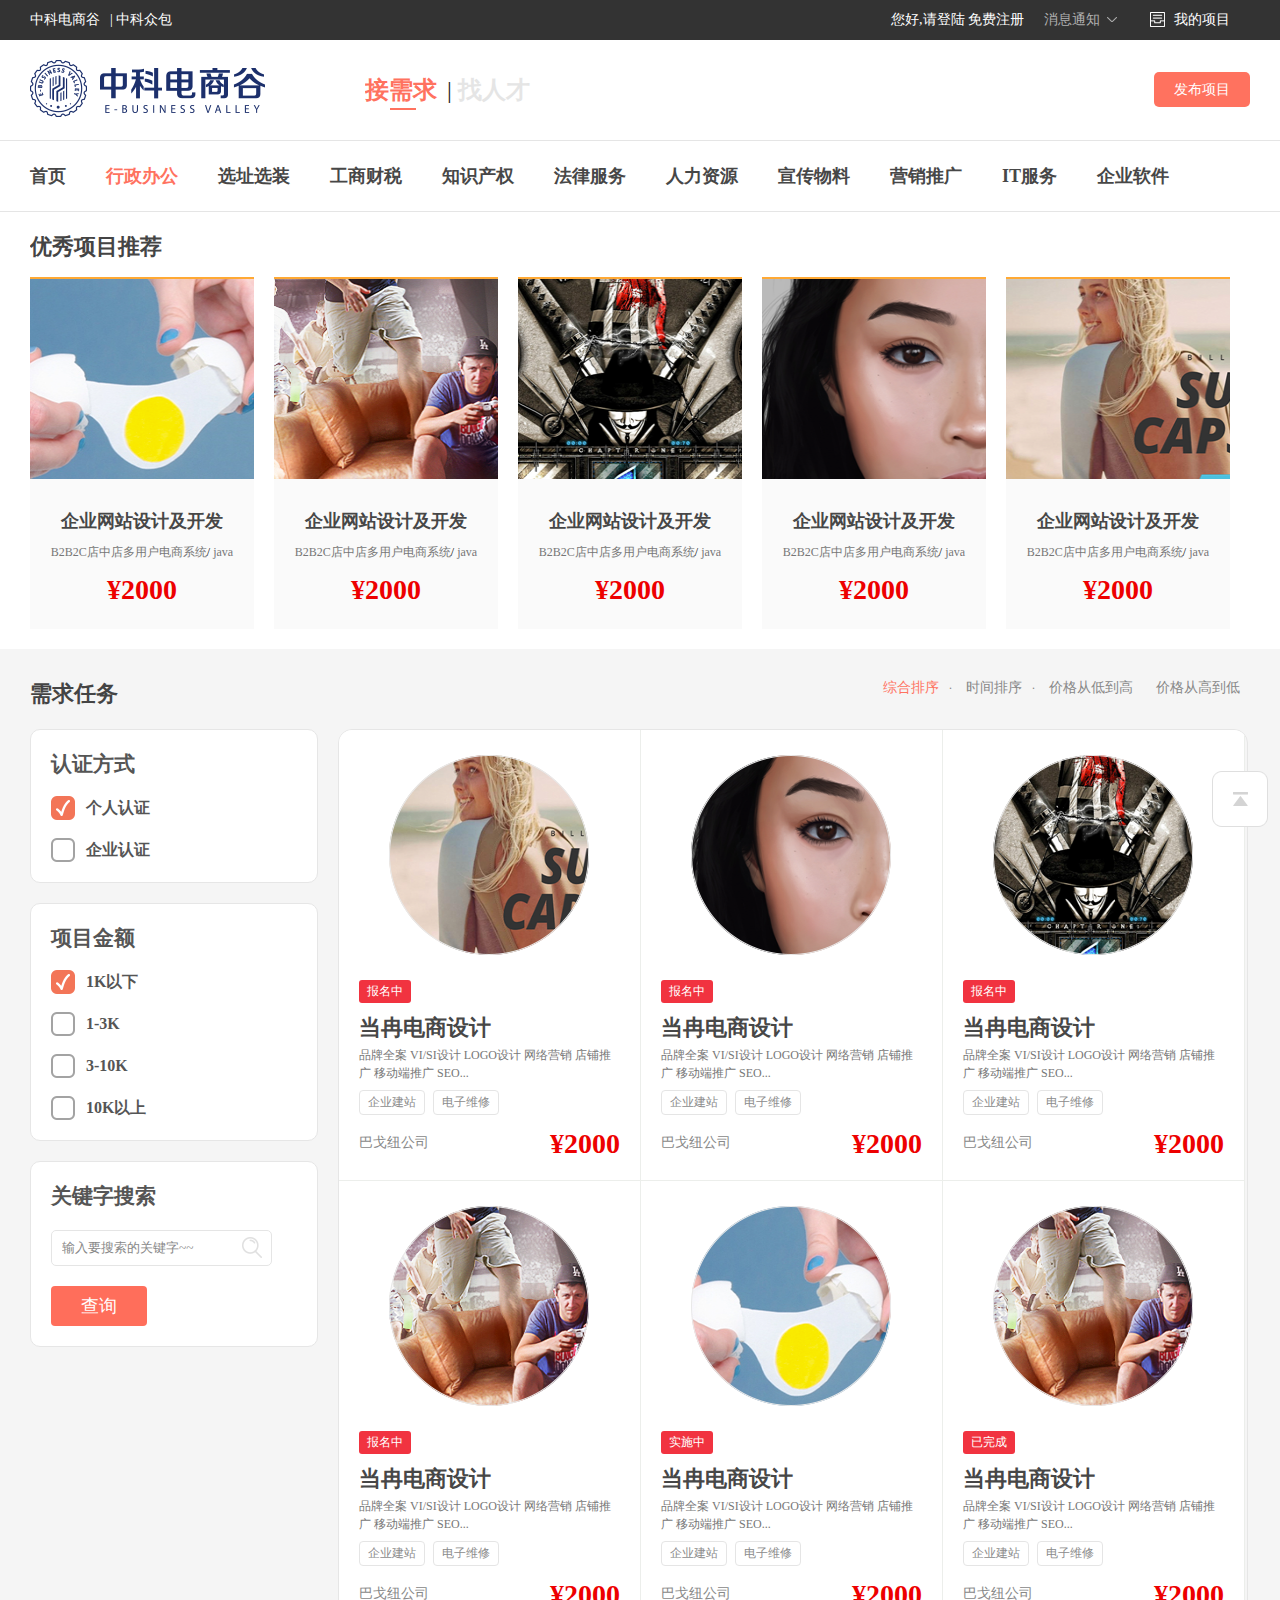
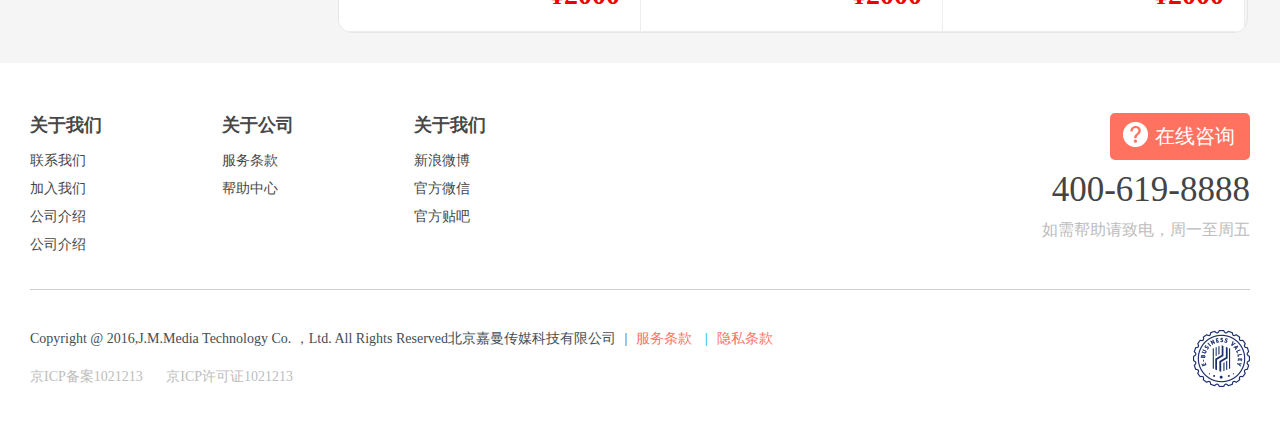
<file: src/main/webapp/index.html>
<!DOCTYPE html>
<html lang="en">
<head>
    <meta charset="UTF-8">
    <title>首页_找需求</title>
    <link rel="stylesheet" type="text/css" href="css/share.css" />
    <link rel="stylesheet" type="text/css" href="css/currency.css" />
    <link rel="stylesheet" type="text/css" href="css/base.css" />
    <script type='text/javascript' src='js/jquery-1.9.1.min.js'></script>
    <script type='text/javascript' src='js/template.js'></script>
    <script type='text/javascript' src='js/script.js'></script>
    <script type='text/javascript' src='js/index.js'></script>
    <script type='text/javascript' src='js/return.js'></script>

</head>
<body>
<!--头部-->
<div class="wm-width100 wm-color-33 head_box">
    <div class="wm-width1220 margin_auto line-height40">
        <div class="wm-size14 wm-ft-ff fl wm-width50">
            <a class="wm-ft-ff wm-padding-right10" href="#">中科电商谷</a>|
            <a class="wm-ft-ff wm-padding-right10" href="#">中科众包</a>
        </div>
        <div class="wm-size14 wm-ft-ff fl wm-width50 text-right">
            <span class="user relative moreLi moreA" href="#">
                <span>您好,请登陆     免费注册</span>
                <!--<div class="portrait">-->
                    <!--<span class="radius-wrap"></span>-->
                    <!--<a href="#" class="header-icon"><img src="img/remen2.png" alt="头像"width="26" height="26" /></a>-->
                <!--</div>-->
                <!--<span>用户名</span>-->
                <!--<img class="wm-padding-bottom2 wm-padding-left2" src="img/xl2.png" alt="箭头" width="10" height="5" />-->
                <!--<div class="items absolute relative">-->
                    <!--<i class="arrow"></i>-->
                    <!--<ul class="down_box">-->
                        <!--<li class="down down_1"><a href="my.html">个人主页</a></li>-->
                        <!--<li class="down"><a href="#">退出登录</a></li>-->
                    <!--</ul>-->
                <!--</div>-->
            </span>
            <span class="proj_bx news" href="#">消息通知<img class="wm-padding-bottom2 wm-padding-left7" src="img/xl1.png" alt="箭头"width="10" height="5" /></span>
            <span class="proj_bx project relative moreLi1 moreA1">我的项目
                <div class="items1 absolute relative">
                    <i class="arrow"></i>
                    <ul class="down_box">
                        <li class="down down_1"><a href="#">参与的项目</a></li>
                        <li class="down"><a href="#">发布的项目</a></li>
                    </ul>
                </div>
            </span>
        </div>
    </div>
</div>
<!--logo-->
<div class="wm-width100 logo_box">
    <div class="wm-width1220 margin_auto overflow">
        <h1 class="logo fl"><a href="#"><img src="img/logo.png" alt="logo" width="235" height="57" /></a></h1>
        <div class="fl wm-ft-22 wm-size24 overflow">
            <a class="fication fication_xz" href="javascript:;">接需求<span class="fiton"></span></a>|
            <a class="fication" href="index_per.html">找人才</a>
        </div>
        <div class="fr wm-width wm-height100">
            <a class="elease wm-ridus5" href="release.html">发布项目</a>
        </div>
    </div>
</div>
<!--导航-->
<div class="wm-width100 nav_box relative ee">
    <ul class="wm-width1220 margin_auto topNavList">
        <li class="fl"><a class="nav_dy" href="javascript:;">首页</a></li>
        <li class="fl"><a class="nav_dy wm-ft-ff725f" href="javascript:;">行政办公</a></li>
        <li class="fl"><a class="nav_dy" href="javascript:;">选址选装</a></li>
        <li class="fl"><a class="nav_dy" href="javascript:;">工商财税</a></li>
        <li class="fl"><a class="nav_dy" href="javascript:;">知识产权</a></li>
        <li class="fl"><a class="nav_dy" href="javascript:;">法律服务</a></li>
        <li class="fl"><a class="nav_dy" href="javascript:;">人力资源</a></li>
        <li class="fl"><a class="nav_dy" href="javascript:;">宣传物料</a></li>
        <li class="fl"><a class="nav_dy" href="javascript:;">营销推广</a></li>
        <li class="fl"><a class="nav_dy" href="javascript:;">IT服务</a></li>
        <li class="fl"><a class="nav_dy" href="javascript:;">企业软件</a></li>
    </ul>
    <div class="subNavWrapper">
        <div class="subNavSet">
            <div class="subNav sub0">
                <a class="xl_nr" href="#">办公用品</a>
                <a class="xl_nr" href="#">综合服务</a>
                <a class="xl_nr" href="#">礼品采购</a>
                <a class="xl_nr" href="#">绿植租购</a>
                <a class="xl_nr" href="#">茶歇福利</a>
                <a class="xl_nr" href="#">电子维修</a>
                <a class="xl_nr" href="#">会场租赁</a>
                <a class="xl_nr" href="#">收发快递</a>
            </div>
            <!--<div class="subNav sub0">-->
                <!--<a class="xl_nr" href="#">2</a>-->
                <!--<a class="xl_nr" href="#">综合服务</a>-->
                <!--<a class="xl_nr" href="#">礼品采购</a>-->
            <!--</div>-->
            <!--<div class="subNav sub0">-->
                <!--<a class="xl_nr" href="#">3</a>-->
                <!--<a class="xl_nr" href="#">综合服务</a>-->
                <!--<a class="xl_nr" href="#">礼品采购</a>-->
                <!--<a class="xl_nr" href="#">绿植租购</a>-->
                <!--<a class="xl_nr" href="#">茶歇福利</a>-->
                <!--<a class="xl_nr" href="#">电子维修</a>-->
            <!--</div>-->
            <!--<div class="subNav sub0">-->
                <!--<a class="xl_nr" href="#">4</a>-->
                <!--<a class="xl_nr" href="#">综合服务</a>-->
                <!--<a class="xl_nr" href="#">礼品采购</a>-->
                <!--<a class="xl_nr" href="#">绿植租购</a>-->
                <!--<a class="xl_nr" href="#">茶歇福利</a>-->
                <!--<a class="xl_nr" href="#">电子维修</a>-->
                <!--<a class="xl_nr" href="#">会场租赁</a>-->
                <!--<a class="xl_nr" href="#">收发快递</a>-->
            <!--</div>-->
            <!--<div class="subNav sub0">-->
                <!--<a class="xl_nr" href="#">5</a>-->
                <!--<a class="xl_nr" href="#">综合服务</a>-->
                <!--<a class="xl_nr" href="#">礼品采购</a>-->
                <!--<a class="xl_nr" href="#">绿植租购</a>-->
                <!--<a class="xl_nr" href="#">茶歇福利</a>-->
                <!--<a class="xl_nr" href="#">电子维修</a>-->
                <!--<a class="xl_nr" href="#">会场租赁</a>-->
                <!--<a class="xl_nr" href="#">收发快递</a>-->
            <!--</div>-->
            <!--<div class="subNav sub0">-->
                <!--<a class="xl_nr" href="#">6</a>-->
                <!--<a class="xl_nr" href="#">综合服务</a>-->
                <!--<a class="xl_nr" href="#">礼品采购</a>-->
                <!--<a class="xl_nr" href="#">绿植租购</a>-->
                <!--<a class="xl_nr" href="#">茶歇福利</a>-->
                <!--<a class="xl_nr" href="#">电子维修</a>-->
                <!--<a class="xl_nr" href="#">会场租赁</a>-->
                <!--<a class="xl_nr" href="#">收发快递</a>-->
            <!--</div>-->
            <!--<div class="subNav sub0">-->
                <!--<a class="xl_nr" href="#">7</a>-->
                <!--<a class="xl_nr" href="#">综合服务</a>-->
                <!--<a class="xl_nr" href="#">礼品采购</a>-->
                <!--<a class="xl_nr" href="#">绿植租购</a>-->
                <!--<a class="xl_nr" href="#">茶歇福利</a>-->
                <!--<a class="xl_nr" href="#">电子维修</a>-->
                <!--<a class="xl_nr" href="#">会场租赁</a>-->
                <!--<a class="xl_nr" href="#">收发快递</a>-->
            <!--</div>-->
            <!--<div class="subNav sub0">-->
                <!--<a class="xl_nr" href="#">8</a>-->
                <!--<a class="xl_nr" href="#">综合服务</a>-->
                <!--<a class="xl_nr" href="#">礼品采购</a>-->
                <!--<a class="xl_nr" href="#">绿植租购</a>-->
                <!--<a class="xl_nr" href="#">茶歇福利</a>-->
                <!--<a class="xl_nr" href="#">电子维修</a>-->
                <!--<a class="xl_nr" href="#">会场租赁</a>-->
                <!--<a class="xl_nr" href="#">收发快递</a>-->
            <!--</div>-->
            <!--<div class="subNav sub0">-->
                <!--<a class="xl_nr" href="#">9</a>-->
                <!--<a class="xl_nr" href="#">综合服务</a>-->
                <!--<a class="xl_nr" href="#">礼品采购</a>-->
                <!--<a class="xl_nr" href="#">绿植租购</a>-->
                <!--<a class="xl_nr" href="#">茶歇福利</a>-->
                <!--<a class="xl_nr" href="#">电子维修</a>-->
                <!--<a class="xl_nr" href="#">会场租赁</a>-->
                <!--<a class="xl_nr" href="#">收发快递</a>-->
            <!--</div>-->
            <!--<div class="subNav sub0">-->
                <!--<a class="xl_nr" href="#">10</a>-->
                <!--<a class="xl_nr" href="#">综合服务</a>-->
                <!--<a class="xl_nr" href="#">礼品采购</a>-->
                <!--<a class="xl_nr" href="#">绿植租购</a>-->
                <!--<a class="xl_nr" href="#">茶歇福利</a>-->
                <!--<a class="xl_nr" href="#">电子维修</a>-->
                <!--<a class="xl_nr" href="#">会场租赁</a>-->
                <!--<a class="xl_nr" href="#">收发快递</a>-->

            <!--</div>-->
            <!--<div class="subNav sub0">-->
                <!--<a class="xl_nr" href="#">11</a>-->
                <!--<a class="xl_nr" href="#">综合服务</a>-->
                <!--<a class="xl_nr" href="#">礼品采购</a>-->
                <!--<a class="xl_nr" href="#">绿植租购</a>-->
                <!--<a class="xl_nr" href="#">茶歇福利</a>-->
                <!--<a class="xl_nr" href="#">电子维修</a>-->
                <!--<a class="xl_nr" href="#">会场租赁</a>-->
                <!--<a class="xl_nr" href="#">收发快递</a>-->
            <!--</div>-->
        </div>
    </div>
</div>
<!--优秀项目推荐-->
<div class="wm-width1220 margin_auto_20">
    <div class="overflow">
        <h6 class="wm-size22 wm-ft-44 wm-width93 fl">优秀项目推荐</h6>
        <!--<div class="wm-width7 fr text-right overflow">-->
            <!--<span><a class="fl" href="javascript:;"><img src="img/xz.png"/></a></span>-->
            <!--<span><a class="fl" href="javascript:;"><img src="img/xy.png"/></a></span>-->
        <!--</div>-->
    </div>
    <div class="wm-width100 overflow" id="recommend">

    </div>
</div>
<script id="recommed_tpl" type="text/html">
    <%for(var i = 0; i < list.length; i++){%>
    <dl class="modity" data-id="<%:=list[i].id%>">
        <dt class="wm-border-solid-top2-ffa934 cpt_1"><a href="#"><img class="img_1" src="<%:=list[i].img%>" alt="<%:=list[i].name%>" width="228" height="200" /></a></dt>
        <dd class="wm-color-fa  wm-padding-lr15 wm-padding-top30 wm-padding-bottom20 overflow">
            <div class="wm-width100 overflow wm-ft-47 wm-size18 spot text-center wm-weight600"><%:=list[i].name%></div>
            <p class="wm-width100 wm-padding-tb10 text-center">
                <span class="wm-ft-77 wm-size12 line-height18"><%:=list[i].detail%></span>/
                <span class="wm-ft-77 wm-size12 line-height18"><%:=list[i].attr%></span>
            </p>
            <p class="text-center wm-size28 wm-ft-ed0000 wm-weight600 kised wm-padding-tb3">¥<%:=list[i].price%></p>
            <div class="wm-width100 into">
                <button class="wm-ridus5 fl demand_1">查看详情</button>
                <button class="wm-ridus5 fr demand_1 wm-color-f13340 wm-ft-ff signbtn" data-id="<%:=list[i].id%>" data-type="<%:=list[i].status%>"><%:=list[i].status%></button>
            </div>
        </dd>
    </dl>
    <%}%>
</script>
<!--需求任务-->

<script id="datalist_tpl" type="text/html">
    <div class="overflow wm-ridus14 wm-border-solid-e6e6e6">
        <%for(var i = 0; i < list.length; i++){%>
        <dl class="commodity wm-color-ff fl overflow wm-border-solid-right-eceeeb wm-border-solid-bottom-eceeeb" data-id="<%:=list[i].id%>">
            <dt class="wm-margin-tb25">
                <a class="portrait_1 display relative" href="#">
                    <span class="radius-wrap_1"></span>
                    <a href="#" class="header-icon_1"><img src="<%:=list[i].img%>" alt="头像"width="200" height="200" /></a>
                </a>
            </dt>
            <dd class="wm-padding20 overflow wm-padding-top0">
                <div class="wm-width100 wm-padding-bottom10">
                    <span class="wm-color-f13340 boams wm-ridus3"><%:=list[i].status%></span>
                </div>
                <div class="wm-width100 overflow"><a class="wm-ft-47 wm-size22 wm-weight600" href="#"><%:=list[i].name%></a></div>
                <p class="wm-width100 wm-padding-top3">
                    <%for(var j = 0; j < list[i].attr.length; j++){%>
                    <span class="wm-ft-77 wm-size12 line-height18"><%:=list[i].attr[j]%></span>
                    <%}%>
                </p>
                <div class="wm-width100 wm-padding-top8 wm-padding-bottom5 xingji_box">
                    <%for(var j = 0; j < list[i].flag.length; j++){%>
                    <span class="qiysj_wx wm-ridus4 wm-margin-right5"><%:=list[i].flag[j]%></span>
                    <%}%>
                </div>
                <div class="wm-width100 wm-padding-top8 overflow kised">
                    <span class="display-inline overflow wm-size14 wm-ft-88 fl line-height30"><%:=list[i].company%></span>
                    <span class="display-inline wm-size28 wm-ft-ed0000 wm-weight600 fr">¥<%:=list[i].price%></span>
                </div>
                <div class="wm-padding-lr25 overflow ie_bug3 wm-padding-bottom10 into">
                    <button class="wm-ridus5 fl demand_1">查看详情</button>
                    <button class="wm-ridus5 fr demand_1 wm-color-ff725f wm-ft-ff signbtn" data-id="<%:=list[i].id%>" data-type="<%:=list[i].status%>"><%:=list[i].status%></button>
                </div>
            </dd>
        </dl>
        <%}%>
    </div>
    <%if(list.length>6){%>
    <div class="wm-width100 wm-margin-top30 elip_box">
        <div class="elip">
            <a href="#" class="elip_fy"><span class="wm-padding-right5"><</span>第一页</a>
            <a href="#" class="elip_fy"><span class="wm-padding-right5"><</span>上一页</a>
            <a href="#" class="elip_qy">1</a>
            <a href="#" class="elip_qy elip_xz">2</a>
            <a href="#" class="elip_qy">3</a>
            <a href="#" class="elip_qy">4</a>
            <a href="#" class="elip_qy">5</a>
            <a href="#" class="elip_qy">6</a>
            <a href="#" class="elip_qy">7</a>
            <a href="#" class="elip_fy">下一页<span class="wm-padding-left5">></span></a>
            <a href="#" class="elip_fy">最后一页<span class="wm-padding-left5">></span></a>
        </div>
    </div>
    <%}%>
</script>
<div class="wm-width100 wm-color-f5 wm-padding-bottom10">
    <div class="wm-width1220 margin_auto_20 wm-padding-top30">
        <div class="overflow">
            <h6 class="wm-size22 wm-ft-44 wm-width60 fl">需求任务</h6>
            <div class="wm-width40 fr text-right overflow wm-ft-88 wm-weight500">
                <span><a class="wm-ft-88 wm-size14 wm-padding-lr10 wm-ft-ff725f" href="#">综合排序</a></span>·
                <span><a class="wm-ft-88 wm-size14 wm-padding-lr10" href="#">时间排序</a></span>·
                <span><a class="wm-ft-88 wm-size14 wm-padding-lr10" href="#">价格从低到高 </a></span>
                <span><a class="wm-ft-88 wm-size14 wm-padding-lr10" href="#">价格从高到低</a></span>
            </div>
        </div>
        <div class="overflow wm-width100 wm-padding-top20">
            <div class="fl left_box">
                <div class="wm-border-solid-e6e6e6 wm-color-ff wm-ridus10 wm-padding20">
                    <h6 class="wm-size21 wm-ft-55">认证方式</h6>
                    <div class="overflow adio">
                        <div class="line-height24 wm-padding-top18">
                            <input type="radio" id="1" checked="checked dxsjd" name="sport" value="nba">
                            <label name="nba" class="checked dxk_zj" for="1">个人认证</label>
                        </div>
                        <div class="line-height24 wm-padding-top18">
                            <input type="radio" id="cba" name="sport" class="dxsjd" value="cba">
                            <label name="cba" class="dxk_zj" for="cba">企业认证</label>
                        </div>
                    </div>
                </div>
                <div class="wm-border-solid-e6e6e6 wm-color-ff wm-ridus10 wm-padding20 wm-margin-top20">
                    <h6 class="wm-size21 wm-ft-55">项目金额</h6>
                    <div class="overflow adio_1">
                        <div class="line-height24 wm-padding-top18">
                            <input type="radio" id="2" checked="checked dxsjd" name="sport" value="nba">
                            <label name="nba1" class="checked dxk_zj" for="2">1K以下</label>
                        </div>
                        <div class="line-height24 wm-padding-top18">
                            <input type="radio"  name="sport" class="dxsjd" value="cba">
                            <label name="cba1" class="dxk_zj" for="cba">1-3K</label>
                        </div>
                        <div class="line-height24 wm-padding-top18">
                            <input type="radio" name="sport" class="dxsjd" value="cba">
                            <label name="cba1" class="dxk_zj" for="cba">3-10K</label>
                        </div>
                        <div class="line-height24 wm-padding-top18">
                            <input type="radio"  name="sport" class="dxsjd" value="cba">
                            <label name="cba1" class="dxk_zj" for="cba">10K以上</label>
                        </div>
                    </div>
                </div>
                <div class="wm-border-solid-e6e6e6 wm-color-ff wm-ridus10 wm-padding20 wm-margin-top20">
                    <h6 class="wm-size21 wm-ft-55">关键字搜索</h6>
                    <div class="overflow wm-margin-top20 relative">
                        <input class="arch wm-ridus5" value="输入要搜索的关键字~~" onfocus="this.value=''" onblur="if(this.value==''){this.value='输入要搜索的关键字~~'}" type="text"/>
                        <i class="arch_icon"></i>
                        <input class="search_tj wm-ridus4" type="button"value="查询"/>
                    </div>
                </div>
            </div>
            <div class="fl right_box overflow" id="datalist">

            </div>
        </div>
    </div>
</div>

<!--尾部-->
<div class="wm-width1220 margin_auto_20 wm-padding-top30">
    <div class="wm-width100 wm-border-solid-bottom-d2cdce overflow wm-padding-bottom30">
        <div class="wm-width60 overflow fl">
            <dl class="wm-padding-right120 fl">
                <dt class="wm-size18 wm-weight600 wm-ft-44 wm-padding-bottom10"><a href="#">关于我们</a></dt>
                <dd class="wm-size14 wm-ft-66 wm-padding-tb5"><a href="#">联系我们</a></dd>
                <dd class="wm-size14 wm-ft-66 wm-padding-tb5"><a href="#">加入我们</a></dd>
                <dd class="wm-size14 wm-ft-66 wm-padding-tb5"><a href="#">公司介绍</a></dd>
                <dd class="wm-size14 wm-ft-66 wm-padding-tb5"><a href="#">公司介绍</a></dd>
            </dl>
            <dl class="wm-padding-right120 fl">
                <dt class="wm-size18 wm-weight600 wm-ft-44 wm-padding-bottom10"><a href="#">关于公司</a></dt>
                <dd class="wm-size14 wm-ft-66 wm-padding-tb5"><a href="#">服务条款</a></dd>
                <dd class="wm-size14 wm-ft-66 wm-padding-tb5"><a href="#">帮助中心</a></dd>
            </dl>
            <dl class="wm-padding-right120 fl">
                <dt class="wm-size18 wm-weight600 wm-ft-44 wm-padding-bottom10"><a href="#">关于我们</a></dt>
                <dd class="wm-size14 wm-ft-66 wm-padding-tb5"><a href="#">新浪微博</a></dd>
                <dd class="wm-size14 wm-ft-66 wm-padding-tb5"><a href="#">官方微信</a></dd>
                <dd class="wm-size14 wm-ft-66 wm-padding-tb5"><a href="#">官方贴吧</a></dd>
            </dl>
        </div>
        <div class="wm-width40 fl text-right">
            <a href="#" class="zix_but wm-ridus5">在线咨询</a>
            <p class="wm-size35 wm-ft-44 wm-padding-tb10">400-619-8888</p>
            <p class="wm-size16 wm-ft-bdbdbd">如需帮助请致电，周一至周五</p>
        </div>
    </div>
    <div class="wm-width100 overflow wm-padding-top40 wm-padding-bottom25">
        <div class="wm-width80 fl">
            <p class="wm-size14 wm-ft-434d55">
                <span class="wm-padding-right5">Copyright @ 2016,J.M.Media Technology Co. ，Ltd. All Rights Reserved北京嘉曼传媒科技有限公司</span>
                |<a href="#" class="wm-ft-ff725f wm-padding-lr9">服务条款</a>
                <span class="wm-ft-00a4df">|</span><a href="#" class="wm-ft-ff725f wm-padding-lr9">隐私条款</a>
            </p>
            <p class="wm-padding-top20 wm-size14 wm-ft-bdbdbd">
                <span class="wm-padding-right20">京ICP备案1021213</span>
                <span>京ICP许可证1021213 </span>
            </p>
        </div>
        <div class="wm-width20 fl text-right">
            <img src="img/bah.png"/>
        </div>
    </div>
</div>
<!--返回顶部-->
<div id="CfloatBtn" class="CfloatBtn">
    <span id="scroll_Top" class="scroll_Top" onclick="$.$w.windowScroll(0);"></span>
</div>
</body>
</html>
</file>
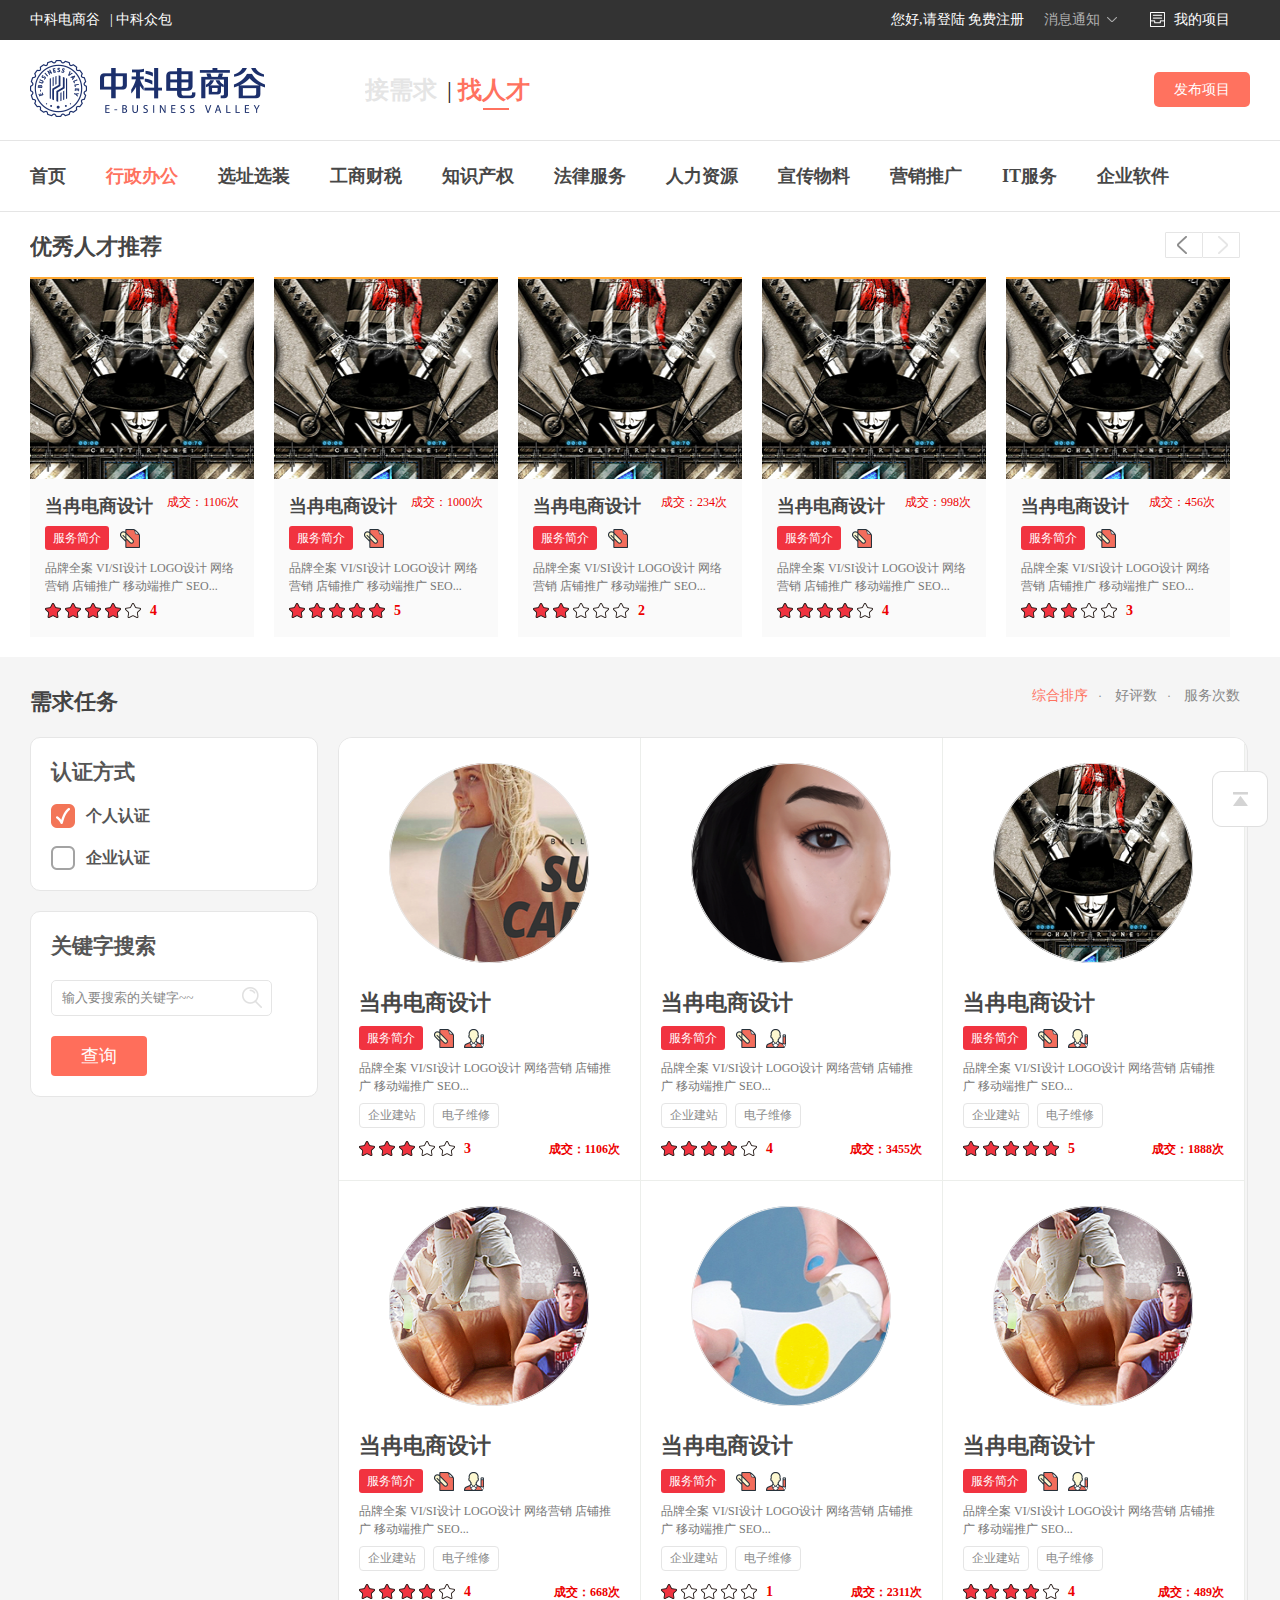
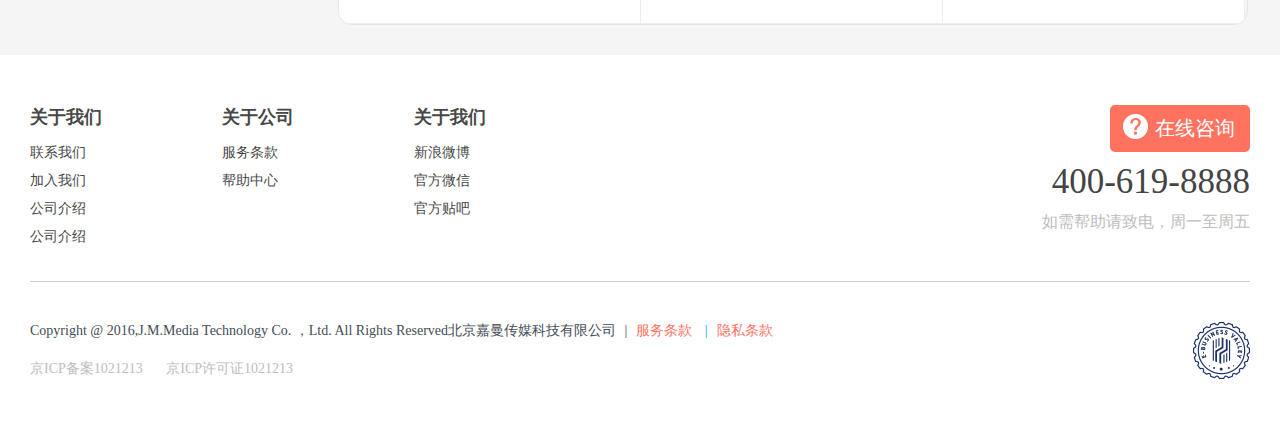
<file: src/main/webapp/index_per.html>
<!DOCTYPE html>
<html lang="en">
<head>
    <meta charset="UTF-8">
    <title>首页_招人才</title>
    <link rel="stylesheet" type="text/css" href="css/share.css" />
    <link rel="stylesheet" type="text/css" href="css/base.css" />
    <link rel="stylesheet" type="text/css" href="css/currency.css" />
    <script type='text/javascript' src='js/jquery-1.9.1.min.js'></script>
    <script type='text/javascript' src='js/template.js'></script>
    <script type='text/javascript' src='js/script.js'></script>
    <script type='text/javascript' src='js/return.js'></script>
    <script type='text/javascript' src='js/index_per.js'></script>
</head>
<body>
<!--头部-->
<div class="wm-width100 wm-color-33 head_box">
    <div class="wm-width1220 margin_auto line-height40">
        <div class="wm-size14 wm-ft-ff fl wm-width50">
            <a class="wm-ft-ff wm-padding-right10" href="#">中科电商谷</a>|
            <a class="wm-ft-ff wm-padding-right10" href="#">中科众包</a>
        </div>
        <div class="wm-size14 wm-ft-ff fl wm-width50 text-right">
            <span class="user relative moreLi moreA" href="#">
                <span>您好,请登陆     免费注册</span>
                <!--<div class="portrait">-->
                    <!--<span class="radius-wrap"></span>-->
                    <!--<a href="#" class="header-icon"><img src="img/remen2.png" alt="头像"width="26" height="26" /></a>-->
                <!--</div>-->
                <!--<span>我是用户名</span>-->
                <!--<img class="wm-padding-bottom2 wm-padding-left2" src="img/xl2.png" alt="箭头" width="10" height="5" />-->
                <!--<div class="items absolute relative">-->
                    <!--<i class="arrow"></i>-->
                    <!--<ul class="down_box">-->
                        <!--<li class="down down_1"><a href="my.html">个人主页</a></li>-->
                        <!--<li class="down"><a href="#">退出登录</a></li>-->
                    <!--</ul>-->
                <!--</div>-->
            </span>
            <span class="proj_bx news" href="#">消息通知<img class="wm-padding-bottom2 wm-padding-left7" src="img/xl1.png" alt="箭头"width="10" height="5" /></span>
            <span class="proj_bx project relative moreLi1 moreA1">我的项目
                <div class="items1 absolute relative">
                    <i class="arrow"></i>
                    <ul class="down_box">
                        <li class="down down_1"><a href="#">参与的项目</a></li>
                        <li class="down"><a href="#">发布的项目</a></li>
                    </ul>
                </div>
            </span>
        </div>
    </div>
</div>
<!--logo-->
<div class="wm-width100 logo_box">
    <div class="wm-width1220 margin_auto overflow">
        <h1 class="logo fl"><a href="#"><img src="img/logo.png" alt="logo" width="235" height="57" /></a></h1>
        <div class="fl wm-ft-22 wm-size24 overflow">
            <a class="fication" href="index.html">接需求</a>|
            <a class="fication fication_xz" href="javascript:;">找人才<span class="fiton"></span></a>
        </div>
        <div class="fr wm-width wm-height100">
            <a class="elease wm-ridus5" href="release.html">发布项目</a>
        </div>
    </div>
</div>
<!--导航-->
<div class="wm-width100 nav_box relative ee">
    <ul class="wm-width1220 margin_auto topNavList">
        <li class="fl"><a class="nav_dy" href="#">首页</a></li>
        <li class="fl"><a class="nav_dy wm-ft-ff725f" href="#">行政办公</a></li>
        <li class="fl"><a class="nav_dy" href="#">选址选装</a></li>
        <li class="fl"><a class="nav_dy" href="#">工商财税</a></li>
        <li class="fl"><a class="nav_dy" href="#">知识产权</a></li>
        <li class="fl"><a class="nav_dy" href="#">法律服务</a></li>
        <li class="fl"><a class="nav_dy" href="#">人力资源</a></li>
        <li class="fl"><a class="nav_dy" href="#">宣传物料</a></li>
        <li class="fl"><a class="nav_dy" href="#">营销推广</a></li>
        <li class="fl"><a class="nav_dy" href="#">IT服务</a></li>
        <li class="fl"><a class="nav_dy" href="#">企业软件</a></li>
    </ul>
    <div class="subNavWrapper">
        <div class="subNavSet">
            <div class="subNav sub0">
                <a class="xl_nr" href="#">办公用品</a>
                <a class="xl_nr" href="#">综合服务</a>
                <a class="xl_nr" href="#">礼品采购</a>
                <a class="xl_nr" href="#">绿植租购</a>
                <a class="xl_nr" href="#">茶歇福利</a>
                <a class="xl_nr" href="#">电子维修</a>
                <a class="xl_nr" href="#">会场租赁</a>
                <a class="xl_nr" href="#">收发快递</a>
            </div>
        </div>
    </div>
</div>
<!--优秀人才推荐-->
<div class="wm-width1220 margin_auto_20">
    <div class="overflow">
        <h6 class="wm-size22 wm-ft-44 wm-width93 fl">优秀人才推荐</h6>
        <div class="wm-width7 fr text-right overflow">
            <span><a class="fl" href="#"><img src="img/xz.png"/></a></span>
            <span><a class="fl" href="#"><img src="img/xy.png"/></a></span>
        </div>
    </div>
    <div class="wm-width100 overflow" id="recommend">

    </div>
</div>
<script id="recommed_tpl" type="text/html">
    <%for(var i = 0; i < list.length; i++){%>
    <dl class="modity" data-id="<%:=list[i].id%>">
        <dt class="wm-border-solid-top2-ffa934 cpt_1"><a href="#"><img class="img_1" src="<%:=list[i].img%>" alt="<%:=list[i].name%>" width="228" height="200" /></a></dt>
        <dd class="wm-color-fa wm-padding15 overflow">
            <div class="wm-width100 overflow">
                    <span class="display-inline wm-width60 fl">
                        <a class="display wm-ft-47 wm-size18 spot wm-weight600" href="#"><%:=list[i].name%></a>
                    </span>
                <span class="display-inline wm-width40 fl spot_1 text-right wm-ft-ed0000 wm-size12">成交：<%:=list[i].trade%>次</span>
            </div>
                <span class="display relative  line-height35 wm-padding-top3 kised">
                    <a class="service wm-ridus3">服务简介</a>
                    <i class="display-inline  mod_icon1"><img src="img/fwjj.png"/></i>
                </span>
            <p class="wm-width100 wm-padding-top3">
                <%for(var j = 0; j < list[i].attr.length; j++){%>
                <span class="wm-ft-77 wm-size12 line-height18"><%:=list[i].attr[j]%></span>
                <%}%>
            </p>
            <div class="wm-width100 wm-padding-top8 xingji_box">
                    <span class="display overflow">
                        <%for(var m = 0; m < list[i].star; m++){%>
                        <i class="fl wm-padding-right4"><img src="img/xx.png"/></i>
                        <%}%>
                        <%for(var m = list[i].star; m < 5; m++){%>
                        <i class="fl wm-padding-right4"><img src="img/xx1.png"/></i>
                        <%}%>
                        <span class="wm-size14 wm-ft-ed0000 wm-weight600 wm-padding-left5"><%:=list[i].star%></span>
                    </span>
            </div>
            <div class="text-center wm-padding-top13 wm-padding-bottom2 into">
                <button class="jr_shop wm-ridus5">进入店铺</button>
            </div>
        </dd>
    </dl>
    <%}%>
</script>

<script id="datalist_tpl" type="text/html">
    <div class="overflow wm-ridus14 wm-border-solid-e6e6e6">
        <%for(var i = 0; i < list.length; i++){%>
        <dl class="commodity wm-color-ff fl overflow wm-border-solid-right-eceeeb wm-border-solid-bottom-eceeeb" data-id="<%:=list[i].id%>">
            <dt class="wm-margin-tb25">
                <a class="portrait_1 display relative" href="javascript:;">
                    <span class="radius-wrap_1"></span>
                    <a href="javascript:;" class="header-icon_1"><img src="<%:=list[i].img%>" alt="头像"width="200" height="200" /></a>
                </a>
            </dt>
            <dd class="wm-padding20 overflow wm-padding-top0">
                <div class="wm-width100 overflow">
                    <span class="display-inline wm-width60 fl">
                        <a class="display wm-ft-47 wm-size22 spot wm-weight600" href="javascript:;"><%:=list[i].name%></a>
                    </span>
                </div>
                <span class="display relative  line-height35 wm-padding-top3">
                       <a class="service wm-ridus3">服务简介</a>
                       <i class="display-inline  mod_icon1"><img src="img/fwjj.png"/></i>
                        <i class="display-inline mod_icon2"><img src="img/fwjj2.png"/></i>
                </span>
                <p class="wm-width100 wm-padding-top3">
                    <%for(var j = 0; j < list[i].attr.length; j++){%>
                    <span class="wm-ft-77 wm-size12 line-height18"><%:=list[i].attr[j]%></span>
                    <%}%>
                </p>
                <div class="wm-width100 wm-padding-top8 wm-padding-bottom5 xingji_box">
                    <%for(var j = 0; j < list[i].flag.length; j++){%>
                    <span class="qiysj_wx wm-ridus4 wm-margin-right5"><%:=list[i].flag[j]%></span>
                    <%}%>
                </div>
                <div class="wm-width100 wm-padding-top8 overflow kised">
                    <span class="display-inline overflow fl">
                        <%for(var m = 0; m < list[i].star; m++){%>
                        <i class="fl wm-padding-right4"><img src="img/xx.png"/></i>
                        <%}%>
                        <%for(var m = list[i].star; m < 5; m++){%>
                        <i class="fl wm-padding-right4"><img src="img/xx1.png"/></i>
                        <%}%>
                        <span class="wm-size14 wm-ft-ed0000 wm-weight600 wm-padding-left5"><%:=list[i].star%></span>
                    </span>
                    <span class="display-inline wm-width40 fr spot_1 text-right wm-ft-ed0000 wm-size12 wm-weight600">成交：<%:=list[i].trade%>次</span>
                </div>
                <div class="text-center into ie_bug2">
                    <button class="jr_shop wm-ridus5">进入店铺</button>
                </div>
            </dd>
        </dl>
        <%}%>
    </div>
    <%if(list.length>6){%>
    <div class="wm-width100 wm-margin-top30 elip_box">
        <div class="elip">
            <a href="#" class="elip_fy"><span class="wm-padding-right5"><</span>第一页</a>
            <a href="#" class="elip_fy"><span class="wm-padding-right5"><</span>上一页</a>
            <a href="#" class="elip_qy">1</a>
            <a href="#" class="elip_qy elip_xz">2</a>
            <a href="#" class="elip_qy">3</a>
            <a href="#" class="elip_qy">4</a>
            <a href="#" class="elip_qy">5</a>
            <a href="#" class="elip_qy">6</a>
            <a href="#" class="elip_qy">7</a>
            <a href="#" class="elip_fy">下一页<span class="wm-padding-left5">></span></a>
            <a href="#" class="elip_fy">最后一页<span class="wm-padding-left5">></span></a>
        </div>
    </div>
    <%}%>
</script>
<!--需求任务-->
<div class="wm-width100 wm-color-f5 wm-padding-bottom10">
    <div class="wm-width1220 margin_auto_20 wm-padding-top30">
        <div class="overflow">
            <h6 class="wm-size22 wm-ft-44 wm-width75 fl">需求任务</h6>
            <div class="wm-width25 fr text-right overflow wm-ft-88 wm-weight500">
                <span><a class="wm-ft-88 wm-size14 wm-padding-lr10 wm-ft-ff725f" href="#">综合排序</a></span>·
                <span><a class="wm-ft-88 wm-size14 wm-padding-lr10" href="#">好评数</a></span>·
                <span><a class="wm-ft-88 wm-size14 wm-padding-lr10" href="#">服务次数</a></span>
            </div>
        </div>
        <div class="overflow wm-width100 wm-padding-top20">
            <div class="fl left_box">
                <div class="wm-border-solid-e6e6e6 wm-color-ff wm-ridus10 wm-padding20">
                    <h6 class="wm-size21 wm-ft-55">认证方式</h6>
                    <div class="overflow adio">
                        <div class="line-height24 wm-padding-top18">
                            <input type="radio" id="1" checked="checked dxsjd" name="sport" value="nba">
                            <label name="nba" class="checked dxk_zj" for="1">个人认证</label>
                        </div>
                        <div class="line-height24 wm-padding-top18">
                            <input type="radio" id="cba" name="sport" class="dxsjd" value="cba">
                            <label name="cba" class="dxk_zj" for="cba">企业认证</label>
                        </div>
                    </div>
                </div>
                <div class="wm-border-solid-e6e6e6 wm-color-ff wm-ridus10 wm-padding20 wm-margin-top20">
                    <h6 class="wm-size21 wm-ft-55">关键字搜索</h6>
                    <div class="overflow wm-margin-top20 relative">
                        <input class="arch wm-ridus5" value="输入要搜索的关键字~~" onfocus="this.value=''" onblur="if(this.value==''){this.value='输入要搜索的关键字~~'}" type="text"/>
                        <i class="arch_icon"></i>
                        <input class="search_tj wm-ridus4" type="button"value="查询"/>
                    </div>
                </div>
            </div>
            <div class="fl right_box overflow" id="datalist">

            </div>
        </div>
    </div>
</div>

<!--尾部-->
<div class="wm-width1220 margin_auto_20 wm-padding-top30">
    <div class="wm-width100 wm-border-solid-bottom-d2cdce overflow wm-padding-bottom30">
        <div class="wm-width60 overflow fl">
            <dl class="wm-padding-right120 fl">
                <dt class="wm-size18 wm-weight600 wm-ft-44 wm-padding-bottom10"><a href="#">关于我们</a></dt>
                <dd class="wm-size14 wm-ft-66 wm-padding-tb5"><a href="#">联系我们</a></dd>
                <dd class="wm-size14 wm-ft-66 wm-padding-tb5"><a href="#">加入我们</a></dd>
                <dd class="wm-size14 wm-ft-66 wm-padding-tb5"><a href="#">公司介绍</a></dd>
                <dd class="wm-size14 wm-ft-66 wm-padding-tb5"><a href="#">公司介绍</a></dd>
            </dl>
            <dl class="wm-padding-right120 fl">
                <dt class="wm-size18 wm-weight600 wm-ft-44 wm-padding-bottom10"><a href="#">关于公司</a></dt>
                <dd class="wm-size14 wm-ft-66 wm-padding-tb5"><a href="#">服务条款</a></dd>
                <dd class="wm-size14 wm-ft-66 wm-padding-tb5"><a href="#">帮助中心</a></dd>
            </dl>
            <dl class="wm-padding-right120 fl">
                <dt class="wm-size18 wm-weight600 wm-ft-44 wm-padding-bottom10"><a href="#">关于我们</a></dt>
                <dd class="wm-size14 wm-ft-66 wm-padding-tb5"><a href="#">新浪微博</a></dd>
                <dd class="wm-size14 wm-ft-66 wm-padding-tb5"><a href="#">官方微信</a></dd>
                <dd class="wm-size14 wm-ft-66 wm-padding-tb5"><a href="#">官方贴吧</a></dd>
            </dl>
        </div>
        <div class="wm-width40 fl text-right">
            <a href="#" class="zix_but wm-ridus5">在线咨询</a>
            <p class="wm-size35 wm-ft-44 wm-padding-tb10">400-619-8888</p>
            <p class="wm-size16 wm-ft-bdbdbd">如需帮助请致电，周一至周五</p>
        </div>
    </div>
    <div class="wm-width100 overflow wm-padding-top40 wm-padding-bottom25">
        <div class="wm-width80 fl">
            <p class="wm-size14 wm-ft-434d55">
                <span class="wm-padding-right5">Copyright @ 2016,J.M.Media Technology Co. ，Ltd. All Rights Reserved北京嘉曼传媒科技有限公司</span>
                |<a href="#" class="wm-ft-ff725f wm-padding-lr9">服务条款</a>
                <span class="wm-ft-00a4df">|</span><a href="#" class="wm-ft-ff725f wm-padding-lr9">隐私条款</a>
            </p>
            <p class="wm-padding-top20 wm-size14 wm-ft-bdbdbd">
                <span class="wm-padding-right20">京ICP备案1021213</span>
                <span>京ICP许可证1021213 </span>
            </p>
        </div>
        <div class="wm-width20 fl text-right">
            <img src="img/bah.png"/>
        </div>
    </div>
</div>
<!--返回顶部-->
<div id="CfloatBtn" class="CfloatBtn">
    <span id="scroll_Top" class="scroll_Top" onclick="$.$w.windowScroll(0);"></span>
</div>
</body>
</html>
</file>
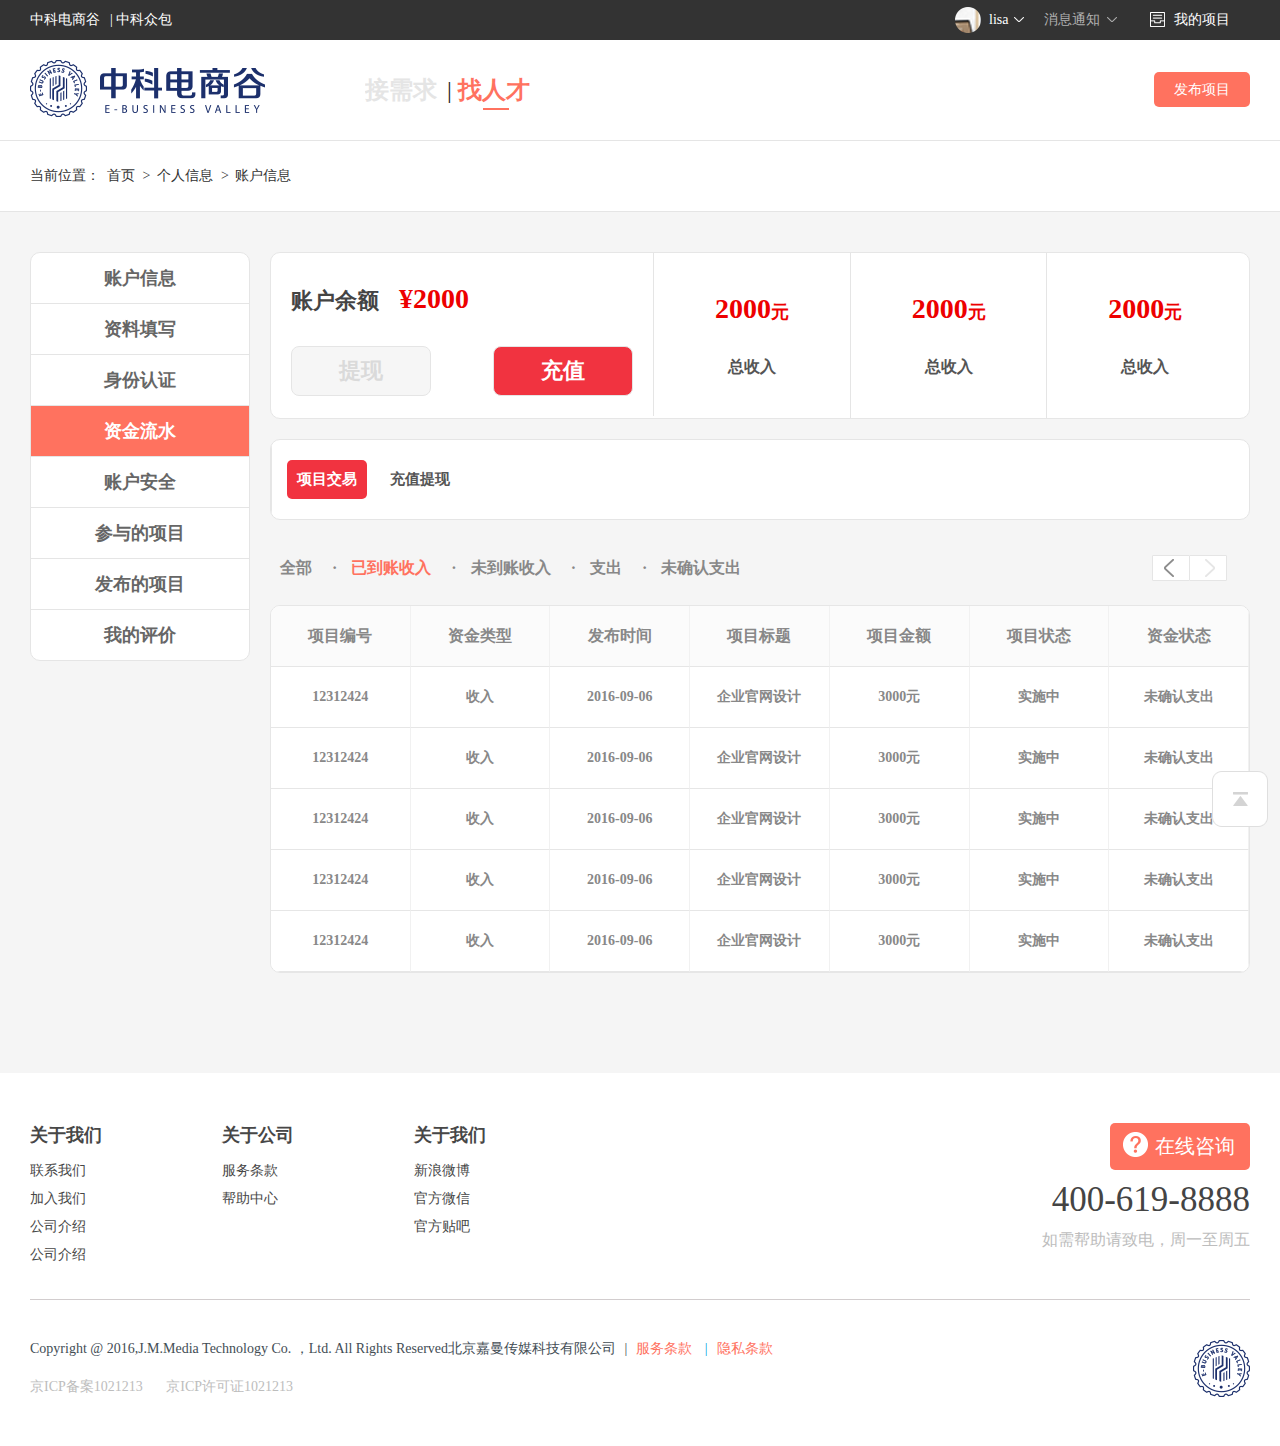
<file: src/main/webapp/moneydetail.html>
<!DOCTYPE html>
<html lang="en">
<head>
    <meta charset="UTF-8">
    <title>个人信息_资金流水</title>
    <link rel="stylesheet" type="text/css" href="css/share.css" />
    <link rel="stylesheet" type="text/css" href="css/currency.css" />
    <link rel="stylesheet" type="text/css" href="css/base.css" />
    <script type='text/javascript' src='js/jquery-1.9.1.min.js'></script>
    <script type='text/javascript' src='js/template.js'></script>
    <script type='text/javascript' src='js/script.js'></script>
    <script type='text/javascript' src='js/return.js'></script>
    <script type='text/javascript' src='js/moneydetail.js'></script>
</head>
<body>
<!--头部-->
<div class="wm-width100 wm-color-33 head_box">
    <div class="wm-width1220 margin_auto line-height40">
        <div class="wm-size14 wm-ft-ff fl wm-width50">
            <a class="wm-ft-ff wm-padding-right10" href="#">中科电商谷</a>|
            <a class="wm-ft-ff wm-padding-right10" href="#">中科众包</a>
        </div>
        <div class="wm-size14 wm-ft-ff fl wm-width50 text-right">
            <span class="user relative moreLi moreA" href="#">
                <div class="portrait">
                    <span class="radius-wrap"></span>
                    <a href="#" class="header-icon"><img src="img/remen2.png" alt="头像"width="26" height="26" /></a>
                </div>
                <span>lisa</span>
                <img class="wm-padding-bottom2 wm-padding-left2" src="img/xl2.png" alt="箭头" width="10" height="5" />
                <div class="items absolute relative">
                    <i class="arrow"></i>
                    <ul class="down_box">
                        <li class="down down_1"><a href="my.html">个人主页</a></li>
                        <li class="down"><a href="#">退出登录</a></li>
                    </ul>
                </div>
            </span>
            <span class="proj_bx news" href="#">消息通知<img class="wm-padding-bottom2 wm-padding-left7" src="img/xl1.png" alt="箭头"width="10" height="5" /></span>
            <span class="proj_bx project relative moreLi1 moreA1">我的项目
                <div class="items1 absolute relative">
                    <i class="arrow"></i>
                    <ul class="down_box">
                        <li class="down down_1"><a href="myjoin.html">参与的项目</a></li>
                        <li class="down"><a href="myrelease.html">发布的项目</a></li>
                    </ul>
                </div>
            </span>
        </div>
    </div>
</div>
<!--logo-->
<div class="wm-width100 logo_box">
    <div class="wm-width1220 margin_auto overflow">
        <h1 class="logo fl"><a href="#"><img src="img/logo.png" alt="logo" width="235" height="57" /></a></h1>
        <div class="fl wm-ft-22 wm-size24 overflow">
            <a class="fication" href="index.html">接需求</a>|
            <a class="fication fication_xz" href="index_per.html">找人才<span class="fiton"></span></a>
        </div>
        <div class="fr wm-width wm-height100">
            <a class="elease wm-ridus5" href="release.html">发布项目</a>
        </div>
    </div>
</div>
<!--我的位置-->
<div class="wm-width100 line-height70 wm-border-solid-bottom-e5e5e5 wm-color-ff">
    <div class="wm-width1220 margin_auto wm-ft-33 wm-size14">
        <span>当前位置：</span>
        <a class="wm-ft-33 wm-padding-lr3 xiaoshou">首页</a><span class="wm-padding-left5">></span>
        <a class="wm-ft-33 wm-padding-lr3 xiaoshou">个人信息</a><span class="wm-padding-left5">></span>
        <a class="wm-ft-33 wm-padding-lr3 xiaoshou">账户信息</a>
    </div>
</div>

<!--个人信息-->
<div class="wm-width100 wm-color-f5 wm-padding-top40 wm-padding-bottom100">
    <div class="wm-width1220 margin_auto overflow">
        <div class="fl personal_left">
            <ul class="wm-border-solid-e5e5e5 wm-color-ff wm-ridus10">
                <li><a class="mation wm-border-solid-bottom-e5e5e5" href="my.html">账户信息</a></li>
                <li><a class="mation wm-border-solid-bottom-e5e5e5" href="#">资料填写</a></li>
                <li><a class="mation wm-border-solid-bottom-e5e5e5" href="#">身份认证</a></li>
                <li><a class="mation wm-border-solid-bottom-e5e5e5 mation_xuan" href="javascript:;">资金流水</a></li>
                <li><a class="mation wm-border-solid-bottom-e5e5e5" href="#">账户安全</a></li>
                <li><a class="mation wm-border-solid-bottom-e5e5e5" href="myjoin.html">参与的项目</a></li>
                <li><a class="mation wm-border-solid-bottom-e5e5e5" href="myrelease.html">发布的项目</a></li>
                <li><a class="mation" href="mycomment.html">我的评价</a></li>
            </ul>
        </div>
        <div class="fl personal_right">
            <div class="wm-color-ff wm-ridus10 wm-border-solid-e6e6e6 overflow">
                <div class="wm-padding-lr20 fl wm-border-solid-right-e5e5e5 wm-width35">
                    <p class="wm-size22 wm-weight600 wm-ft-44 wm-padding-tb30">账户余额<span class="wm-size28 wm-ft-ed0000 wm-padding-left20">¥2000</span></p>
                    <div class="overflow wm-padding-bottom20">
                        <button class="tixian_but fl" type="button">提现</button>
                        <button class="tixian_but fr wm-ft-ff wm-color-f13340" type="button">充值</button>
                    </div>
                </div>
                <div class="fl wm-width20 text-center wm-border-solid-right-e5e5e5 wm-padding-tb40">
                    <span class="display wm-size28 wm-ft-ed0000 wm-weight600">2000<span class="wm-size18">元</span></span>
                    <span class="display wm-size16 wm-ft-55 wm-weight600 wm-padding-top32">总收入</span>
                </div>
                <div class="fl wm-width20 text-center wm-border-solid-right-e5e5e5 wm-padding-tb40">
                    <span class="display wm-size28 wm-ft-ed0000 wm-weight600">2000<span class="wm-size18">元</span></span>
                    <span class="display wm-size16 wm-ft-55 wm-weight600 wm-padding-top32">总收入</span>
                </div>
                <div class="fl wm-width20 text-center wm-padding-tb40">
                    <span class="display wm-size28 wm-ft-ed0000 wm-weight600">2000<span class="wm-size18">元</span></span>
                    <span class="display wm-size16 wm-ft-55 wm-weight600 wm-padding-top32">总收入</span>
                </div>
            </div>
            <div class="overflow wm-border-solid-e5e5e5 wm-color-ff wm-ridus10 wm-margin-top20 ">
                <div class="fl wm-width80 wm-padding-lr10 wm-border-solid-left-e6e6e6 wm-padding-tb15">
                    <a class="screen screen_xz wm-ridus5" href="#">项目交易</a>
                    <a class="screen" href="#">充值提现</a>
                </div>
            </div>
            <div class="overflow wm-padding-top35 wm-padding-bottom20">
                <div class="fl wm-width80 wm-size16 wm-weight600 wm-ft-88 line-height26">
                    <span class="wm-padding-right20 wm-padding-left10"><a class="sheet wm-ft-88" href="javascript:;">全部</a></span>·
                    <span class="wm-padding-right20 wm-padding-left10"><a class="sheet wm-ft-ff725f" href="javascript:;">已到账收入</a></span>·
                    <span class="wm-padding-right20 wm-padding-left10"><a class="sheet wm-ft-88" href="javascript:;">未到账收入</a></span>·
                    <span class="wm-padding-right20 wm-padding-left10"><a class="sheet wm-ft-88" href="javascript:;">支出</a></span>·
                    <span class="wm-padding-right20 wm-padding-left10"><a class="sheet wm-ft-88" href="javascript:;">未确认支出</a></span>
                </div>
                <div class="wm-width10 fr text-right overflow">
                    <span><a class="fl" href="#"><img src="img/xz.png"/></a></span>
                    <span><a class="fl" href="#"><img src="img/xy.png"/></a></span>
                </div>
            </div>
            <div class="wm-color-ff wm-ridus10 wm-border-solid-e6e6e6 overflow">
                <table class="wm-width100"  border="0" cellspacing="0" cellpadding="0">
                    <tbody id="data">

                    </tbody>
                </table>
            </div>
        </div>
    </div>
</div>


<script id="data_tpl" type="text/html">
    <tr class="text-center line-height60 wm-color-fb wm-ft-88 wm-size16 wm-weight600">
        <th class="wm-border-solid-bottom-e6e6e6 spot_1 wm-padding-lr10 wm-border-solid-right-f1">项目编号</th>
        <th class="wm-border-solid-bottom-e6e6e6 spot_1 wm-padding-lr10 wm-border-solid-right-f1">资金类型</th>
        <th class="wm-border-solid-bottom-e6e6e6 spot_1 wm-padding-lr10 wm-border-solid-right-f1">发布时间</th>
        <th class="wm-border-solid-bottom-e6e6e6 spot_1 wm-padding-lr10 wm-border-solid-right-f1">项目标题</th>
        <th class="wm-border-solid-bottom-e6e6e6 spot_1 wm-padding-lr10 wm-border-solid-right-f1">项目金额</th>
        <th class="wm-border-solid-bottom-e6e6e6 spot_1 wm-padding-lr10 wm-border-solid-right-f1">项目状态</th>
        <th class="wm-border-solid-bottom-e6e6e6 spot_1 wm-padding-lr10 wm-border-solid-right-f1">资金状态</th>
    </tr>
    <%for(var i = 0; i < list.length; i++){%>
    <tr class="text-center line-height60 wm-color-ff wm-ft-88 wm-size14 wm-weight600">
        <td class="wm-border-solid-bottom-e6e6e6 wm-border-solid-right-f1">12312424</td>
        <td class="wm-border-solid-bottom-e6e6e6 wm-border-solid-right-f1">收入</td>
        <td class="wm-border-solid-bottom-e6e6e6 wm-border-solid-right-f1">2016-09-06</td>
        <td class="wm-border-solid-bottom-e6e6e6 wm-border-solid-right-f1">企业官网设计</td>
        <td class="wm-border-solid-bottom-e6e6e6 wm-border-solid-right-f1">3000元</td>
        <td class="wm-border-solid-bottom-e6e6e6 wm-border-solid-right-f1">实施中</td>
        <td class="wm-border-solid-bottom-e6e6e6 wm-border-solid-right-f1">未确认支出</td>
    </tr>
    <%}%>
</script>




<!--尾部-->
<div class="wm-width1220 margin_auto_20 wm-padding-top30">
    <div class="wm-width100 wm-border-solid-bottom-d2cdce overflow wm-padding-bottom30">
        <div class="wm-width60 overflow fl">
            <dl class="wm-padding-right120 fl">
                <dt class="wm-size18 wm-weight600 wm-ft-44 wm-padding-bottom10"><a href="#">关于我们</a></dt>
                <dd class="wm-size14 wm-ft-66 wm-padding-tb5"><a href="#">联系我们</a></dd>
                <dd class="wm-size14 wm-ft-66 wm-padding-tb5"><a href="#">加入我们</a></dd>
                <dd class="wm-size14 wm-ft-66 wm-padding-tb5"><a href="#">公司介绍</a></dd>
                <dd class="wm-size14 wm-ft-66 wm-padding-tb5"><a href="#">公司介绍</a></dd>
            </dl>
            <dl class="wm-padding-right120 fl">
                <dt class="wm-size18 wm-weight600 wm-ft-44 wm-padding-bottom10"><a href="#">关于公司</a></dt>
                <dd class="wm-size14 wm-ft-66 wm-padding-tb5"><a href="#">服务条款</a></dd>
                <dd class="wm-size14 wm-ft-66 wm-padding-tb5"><a href="#">帮助中心</a></dd>
            </dl>
            <dl class="wm-padding-right120 fl">
                <dt class="wm-size18 wm-weight600 wm-ft-44 wm-padding-bottom10"><a href="#">关于我们</a></dt>
                <dd class="wm-size14 wm-ft-66 wm-padding-tb5"><a href="#">新浪微博</a></dd>
                <dd class="wm-size14 wm-ft-66 wm-padding-tb5"><a href="#">官方微信</a></dd>
                <dd class="wm-size14 wm-ft-66 wm-padding-tb5"><a href="#">官方贴吧</a></dd>
            </dl>
        </div>
        <div class="wm-width40 fl text-right">
            <a href="#" class="zix_but wm-ridus5">在线咨询</a>
            <p class="wm-size35 wm-ft-44 wm-padding-tb10">400-619-8888</p>
            <p class="wm-size16 wm-ft-bdbdbd">如需帮助请致电，周一至周五</p>
        </div>
    </div>
    <div class="wm-width100 overflow wm-padding-top40 wm-padding-bottom25">
        <div class="wm-width80 fl">
            <p class="wm-size14 wm-ft-434d55">
                <span class="wm-padding-right5">Copyright @ 2016,J.M.Media Technology Co. ，Ltd. All Rights Reserved北京嘉曼传媒科技有限公司</span>
                |<a href="#" class="wm-ft-ff725f wm-padding-lr9">服务条款</a>
                <span class="wm-ft-00a4df">|</span><a href="#" class="wm-ft-ff725f wm-padding-lr9">隐私条款</a>
            </p>
            <p class="wm-padding-top20 wm-size14 wm-ft-bdbdbd">
                <span class="wm-padding-right20">京ICP备案1021213</span>
                <span>京ICP许可证1021213 </span>
            </p>
        </div>
        <div class="wm-width20 fl text-right">
            <img src="img/bah.png"/>
        </div>
    </div>
</div>
<!--返回顶部-->
<div id="CfloatBtn" class="CfloatBtn">
    <span id="scroll_Top" class="scroll_Top" onclick="$.$w.windowScroll(0);"></span>
</div>
</body>
</html>
</file>
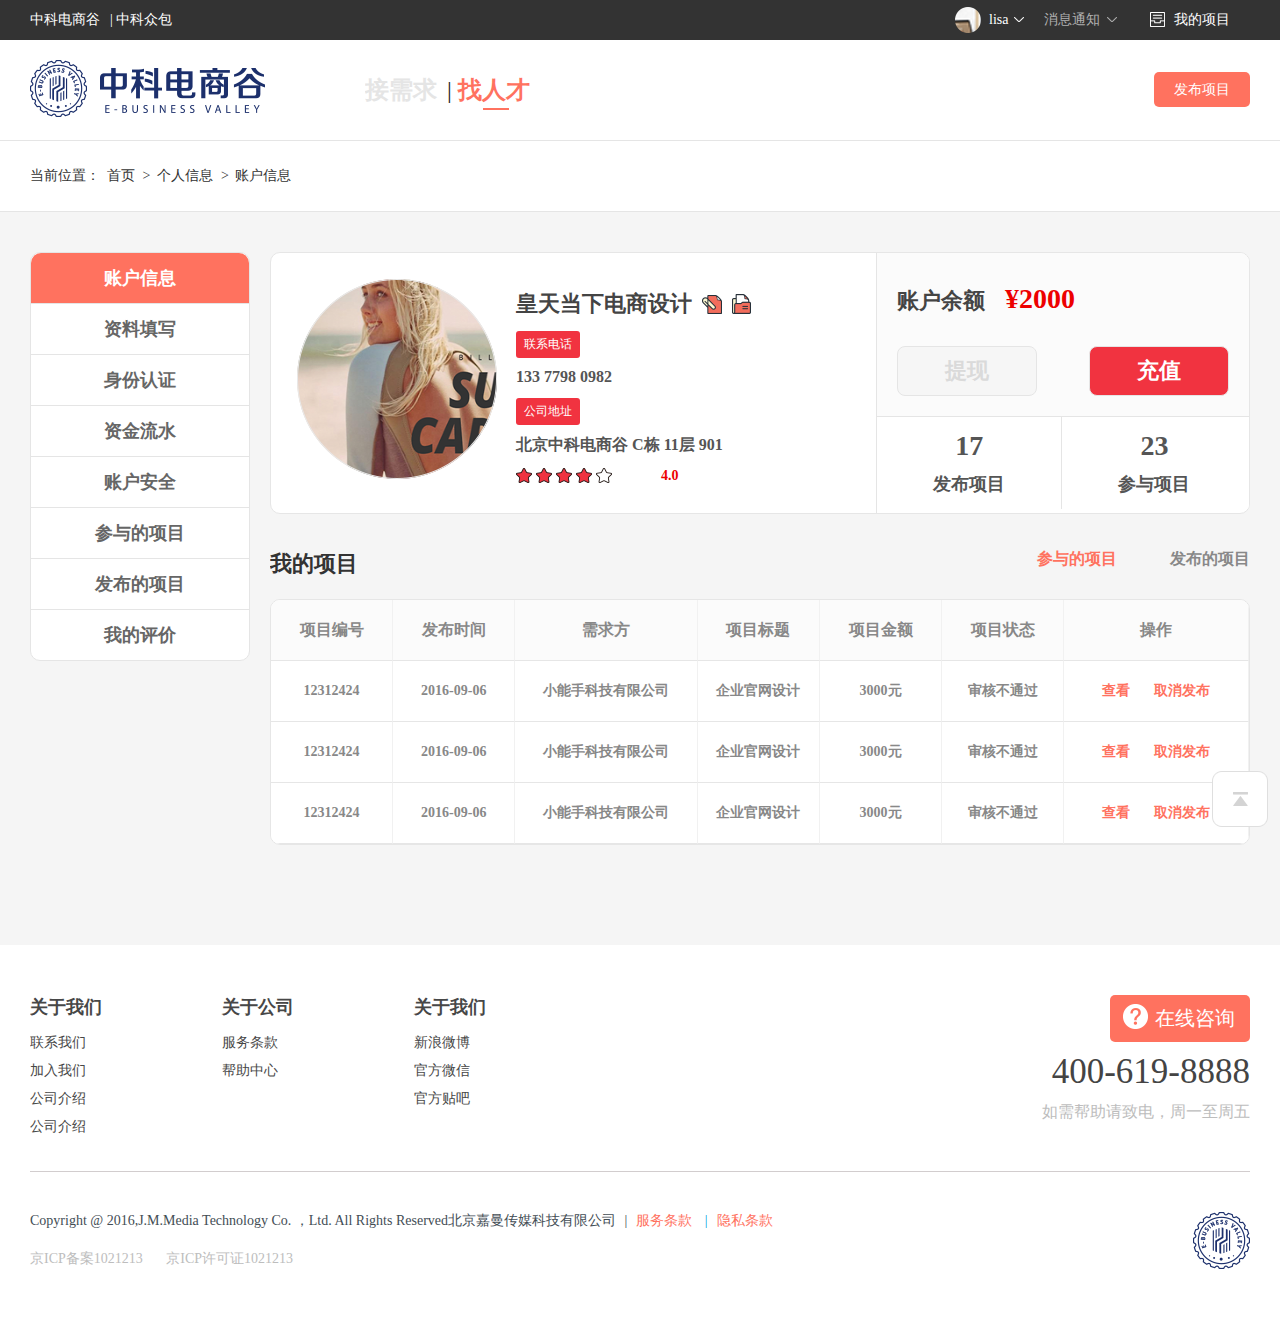
<file: src/main/webapp/my.html>
<!DOCTYPE html>
<html lang="en">
<head>
    <meta charset="UTF-8">
    <title>个人信息_账户信息</title>
    <link rel="stylesheet" type="text/css" href="css/share.css" />
    <link rel="stylesheet" type="text/css" href="css/currency.css" />
    <link rel="stylesheet" type="text/css" href="css/base.css" />
    <script type='text/javascript' src='js/jquery-1.9.1.min.js'></script>
    <script type='text/javascript' src='js/template.js'></script>
    <script type='text/javascript' src='js/script.js'></script>
    <script type='text/javascript' src='js/return.js'></script>
    <script type='text/javascript' src='js/my.js'></script>
</head>
<body>
<!--头部-->
<div class="wm-width100 wm-color-33 head_box">
    <div class="wm-width1220 margin_auto line-height40">
        <div class="wm-size14 wm-ft-ff fl wm-width50">
            <a class="wm-ft-ff wm-padding-right10" href="#">中科电商谷</a>|
            <a class="wm-ft-ff wm-padding-right10" href="#">中科众包</a>
        </div>
        <div class="wm-size14 wm-ft-ff fl wm-width50 text-right">
            <span class="user relative moreLi moreA" href="#">
                <div class="portrait">
                    <span class="radius-wrap"></span>
                    <a href="#" class="header-icon"><img src="img/remen2.png" alt="头像"width="26" height="26" /></a>
                </div>
                <span>lisa</span>
                <img class="wm-padding-bottom2 wm-padding-left2" src="img/xl2.png" alt="箭头" width="10" height="5" />
                <div class="items absolute relative">
                    <i class="arrow"></i>
                    <ul class="down_box">
                        <li class="down down_1"><a href="javascript:;">个人主页</a></li>
                        <li class="down"><a href="#">退出登录</a></li>
                    </ul>
                </div>
            </span>
            <span class="proj_bx news" href="#">消息通知<img class="wm-padding-bottom2 wm-padding-left7" src="img/xl1.png" alt="箭头"width="10" height="5" /></span>
            <span class="proj_bx project relative moreLi1 moreA1">我的项目
                <div class="items1 absolute relative">
                    <i class="arrow"></i>
                    <ul class="down_box">
                        <li class="down down_1"><a href="myjoin.html">参与的项目</a></li>
                        <li class="down"><a href="myrelease.html">发布的项目</a></li>
                    </ul>
                </div>
            </span>
        </div>
    </div>
</div>
<!--logo-->
<div class="wm-width100 logo_box">
    <div class="wm-width1220 margin_auto overflow">
        <h1 class="logo fl"><a href="#"><img src="img/logo.png" alt="logo" width="235" height="57" /></a></h1>
        <div class="fl wm-ft-22 wm-size24 overflow">
            <a class="fication" href="index.html">接需求</a>|
            <a class="fication fication_xz" href="index_per.html">找人才<span class="fiton"></span></a>
        </div>
        <div class="fr wm-width wm-height100">
            <a class="elease wm-ridus5" href="release.html">发布项目</a>
        </div>
    </div>
</div>
<!--我的位置-->
<div class="wm-width100 line-height70 wm-border-solid-bottom-e5e5e5 wm-color-ff">
    <div class="wm-width1220 margin_auto wm-ft-33 wm-size14">
        <span>当前位置：</span>
        <a class="wm-ft-33 wm-padding-lr3 xiaoshou" href="index.html">首页</a><span class="wm-padding-left5">></span>
        <a class="wm-ft-33 wm-padding-lr3 xiaoshou">个人信息</a><span class="wm-padding-left5">></span>
        <a class="wm-ft-33 wm-padding-lr3 xiaoshou">账户信息</a>
    </div>
</div>

<!--个人信息-->
<div class="wm-width100 wm-color-f5 wm-padding-top40 wm-padding-bottom100">
    <div class="wm-width1220 margin_auto overflow">
        <div class="fl personal_left">
            <ul class="wm-border-solid-e5e5e5 wm-color-ff wm-ridus10">
                <li><a class="mation wm-border-solid-bottom-e5e5e5 mation_xuan mation_xuan_sx" href="javascript:;">账户信息</a></li>
                <li><a class="mation wm-border-solid-bottom-e5e5e5" href="#">资料填写</a></li>
                <li><a class="mation wm-border-solid-bottom-e5e5e5" href="#">身份认证</a></li>
                <li><a class="mation wm-border-solid-bottom-e5e5e5" href="moneydetail.html">资金流水</a></li>
                <li><a class="mation wm-border-solid-bottom-e5e5e5" href="#">账户安全</a></li>
                <li><a class="mation wm-border-solid-bottom-e5e5e5" href="myjoin.html">参与的项目</a></li>
                <li><a class="mation wm-border-solid-bottom-e5e5e5" href="myrelease.html">发布的项目</a></li>
                <li><a class="mation" href="mycomment.html">我的评价</a></li>
            </ul>
        </div>
        <div class="fl personal_right">
            <div class="wm-color-ff wm-ridus10 wm-border-solid-e6e6e6 overflow">
                <div class="fl homep core_gr">
                    <dl class="overflow">
                        <dt class="wm-padding-right20 wm-width36 fl">
                            <a class="portrait_1 display relative left0" href="#">
                                <span class="radius-wrap_1"></span>
                                <a href="#" class="header-icon_1 wm-padding-left0"><img src="img/img5.png" alt="头像"width="200" height="200" /></a>
                            </a>
                        </dt>
                        <dd class="wm-width60 fl">
                            <h4 class="wm-size22 wm-padding-top10"><a class="wm-ft-44" href="#">皇天当下电商设计</a><img class="align wm-margin-bottom2 wm-padding-left10" src="img/fwjj.png"/><img class="align wm-margin-bottom2 wm-padding-left10" src="img/fwjj3.png"/></h4>
                            <div class="wm-padding-top12">
                                <span class="service display-inline wm-ridus3">联系电话</span>
                                <p class="wm-size16 wm-weight600 wm-ft-55 wm-padding-top10">133 7798 0982</p>
                            </div>
                            <div class="wm-padding-top12">
                                <span class="service display-inline wm-ridus3">公司地址</span>
                                <p class="wm-size16 wm-weight600 wm-ft-55 wm-padding-top10">北京中科电商谷 C栋 11层 901</p>
                            </div>
                            <div class="wm-width100 overflow wm-padding-top12">
                                <span class="display-inline overflow fl wm-padding-right40">
                                    <i class="fl wm-padding-right4"><img src="img/xx.png"/></i>
                                    <i class="fl wm-padding-right4"><img src="img/xx.png"/></i>
                                    <i class="fl wm-padding-right4"><img src="img/xx.png"/></i>
                                    <i class="fl wm-padding-right4"><img src="img/xx.png"/></i>
                                    <i class="fl wm-padding-right4"><img src="img/xx1.png"/></i>
                                </span>
                                <span class="wm-size14 wm-ft-ed0000 wm-weight600 wm-padding-left5">4.0</span>
                            </div>
                        </dd>
                    </dl>
                </div>
                <div class="fl data core_rig">
                    <div class="wm-border-solid-bottom-e5e5e5 wm-padding-lr20">
                        <p class="wm-size22 wm-weight600 wm-ft-44 wm-padding-tb30">账户余额<span class="wm-size28 wm-ft-ed0000 wm-padding-left20">¥2000</span></p>
                        <div class="overflow wm-padding-bottom20">
                            <button class="tixian_but fl" type="button">提现</button>
                            <button class="tixian_but fr wm-ft-ff wm-color-f13340" type="button">充值</button>
                        </div>
                    </div>
                    <ul class="wm-width100 overflow wm-color-ff">
                        <li class="fl wm-width49 wm-padding-lr1 wm-padding-tb13 text-center wm-weight600  wm-border-solid-right-e5e5e5">
                            <span class="display wm-size28 wm-ft-55">17</span>
                            <span class="display wm-size18 wm-ft-55 wm-padding-top10">发布项目</span>
                        </li>
                        <li class="fl wm-width49 wm-padding-lr1 wm-padding-tb13 text-center wm-weight600">
                            <span class="display wm-size28 wm-ft-55">23</span>
                            <span class="display wm-size18 wm-ft-55 wm-padding-top10">参与项目</span>
                        </li>
                    </ul>
                </div>
            </div>
            <div class="overflow wm-padding-top35 wm-padding-bottom20">
                <h4 class="wm-weight600 wm-size22 wm-ft-33 fl wm-width50">我的项目</h4>
                <div class="fl wm-width50 text-right">
                    <span class="wm-size16 wm-weight600 wm-padding-left50"><a class="sheet wm-ft-ff725f" href="javascript:;">参与的项目</a></span>
                    <span class="wm-size16 wm-weight600 wm-padding-left50"><a class="sheet wm-ft-88" href="javascript:;">发布的项目</a></span>
                </div>
            </div>
            <div class="wm-color-ff wm-ridus10 wm-border-solid-e6e6e6 overflow">
                <table class="wm-width100"  border="0" cellspacing="0" cellpadding="0">
                    <tbody id="data">


                    </tbody>
                </table>
            </div>
        </div>
    </div>
</div>


<script id="data_tpl" type="text/html">
    <tr class="text-center line-height60 wm-color-fb wm-ft-88 wm-size16 wm-weight600">
        <th class="wm-border-solid-bottom-e6e6e6 spot_1 wm-padding-lr10 wm-border-solid-right-f1">项目编号</th>
        <th class="wm-border-solid-bottom-e6e6e6 spot_1 wm-padding-lr10 wm-border-solid-right-f1">发布时间</th>
        <th class="wm-border-solid-bottom-e6e6e6 spot_1 wm-padding-lr10 wm-border-solid-right-f1">需求方</th>
        <th class="wm-border-solid-bottom-e6e6e6 spot_1 wm-padding-lr10 wm-border-solid-right-f1">项目标题</th>
        <th class="wm-border-solid-bottom-e6e6e6 spot_1 wm-padding-lr10 wm-border-solid-right-f1">项目金额</th>
        <th class="wm-border-solid-bottom-e6e6e6 spot_1 wm-padding-lr10 wm-border-solid-right-f1">项目状态</th>
        <th class="wm-border-solid-bottom-e6e6e6 spot_1 wm-padding-lr10 wm-border-solid-right-f1">操作</th>
    </tr>
    <%for(var i = 0; i < list.length; i++){%>
    <tr class="text-center line-height60 wm-color-ff wm-ft-88 wm-size14 wm-weight600">
        <td class="wm-border-solid-bottom-e6e6e6 wm-border-solid-right-f1">12312424</td>
        <td class="wm-border-solid-bottom-e6e6e6 wm-border-solid-right-f1">2016-09-06</td>
        <td class="wm-border-solid-bottom-e6e6e6 wm-border-solid-right-f1">小能手科技有限公司</td>
        <td class="wm-border-solid-bottom-e6e6e6 wm-border-solid-right-f1">企业官网设计</td>
        <td class="wm-border-solid-bottom-e6e6e6 wm-border-solid-right-f1">3000元</td>
        <td class="wm-border-solid-bottom-e6e6e6 wm-border-solid-right-f1">审核不通过</td>
        <td class="wm-border-solid-bottom-e6e6e6 wm-border-solid-right-f1">
            <a class="view wm-ft-ff725f wm-padding-lr10" href="javascript:;">查看</a>
            <a class="wm-ft-ff725f wm-padding-lr10" href="javascript:;">取消发布</a>
        </td>
    </tr>
    <%}%>
</script>



<!--尾部-->
<div class="wm-width1220 margin_auto_20 wm-padding-top30">
    <div class="wm-width100 wm-border-solid-bottom-d2cdce overflow wm-padding-bottom30">
        <div class="wm-width60 overflow fl">
            <dl class="wm-padding-right120 fl">
                <dt class="wm-size18 wm-weight600 wm-ft-44 wm-padding-bottom10"><a href="#">关于我们</a></dt>
                <dd class="wm-size14 wm-ft-66 wm-padding-tb5"><a href="#">联系我们</a></dd>
                <dd class="wm-size14 wm-ft-66 wm-padding-tb5"><a href="#">加入我们</a></dd>
                <dd class="wm-size14 wm-ft-66 wm-padding-tb5"><a href="#">公司介绍</a></dd>
                <dd class="wm-size14 wm-ft-66 wm-padding-tb5"><a href="#">公司介绍</a></dd>
            </dl>
            <dl class="wm-padding-right120 fl">
                <dt class="wm-size18 wm-weight600 wm-ft-44 wm-padding-bottom10"><a href="#">关于公司</a></dt>
                <dd class="wm-size14 wm-ft-66 wm-padding-tb5"><a href="#">服务条款</a></dd>
                <dd class="wm-size14 wm-ft-66 wm-padding-tb5"><a href="#">帮助中心</a></dd>
            </dl>
            <dl class="wm-padding-right120 fl">
                <dt class="wm-size18 wm-weight600 wm-ft-44 wm-padding-bottom10"><a href="#">关于我们</a></dt>
                <dd class="wm-size14 wm-ft-66 wm-padding-tb5"><a href="#">新浪微博</a></dd>
                <dd class="wm-size14 wm-ft-66 wm-padding-tb5"><a href="#">官方微信</a></dd>
                <dd class="wm-size14 wm-ft-66 wm-padding-tb5"><a href="#">官方贴吧</a></dd>
            </dl>
        </div>
        <div class="wm-width40 fl text-right">
            <a href="#" class="zix_but wm-ridus5">在线咨询</a>
            <p class="wm-size35 wm-ft-44 wm-padding-tb10">400-619-8888</p>
            <p class="wm-size16 wm-ft-bdbdbd">如需帮助请致电，周一至周五</p>
        </div>
    </div>
    <div class="wm-width100 overflow wm-padding-top40 wm-padding-bottom25">
        <div class="wm-width80 fl">
            <p class="wm-size14 wm-ft-434d55">
                <span class="wm-padding-right5">Copyright @ 2016,J.M.Media Technology Co. ，Ltd. All Rights Reserved北京嘉曼传媒科技有限公司</span>
                |<a href="#" class="wm-ft-ff725f wm-padding-lr9">服务条款</a>
                <span class="wm-ft-00a4df">|</span><a href="#" class="wm-ft-ff725f wm-padding-lr9">隐私条款</a>
            </p>
            <p class="wm-padding-top20 wm-size14 wm-ft-bdbdbd">
                <span class="wm-padding-right20">京ICP备案1021213</span>
                <span>京ICP许可证1021213 </span>
            </p>
        </div>
        <div class="wm-width20 fl text-right">
            <img src="img/bah.png"/>
        </div>
    </div>
</div>
<!--返回顶部-->
<div id="CfloatBtn" class="CfloatBtn">
    <span id="scroll_Top" class="scroll_Top" onclick="$.$w.windowScroll(0);"></span>
</div>
</body>
</html>
</file>
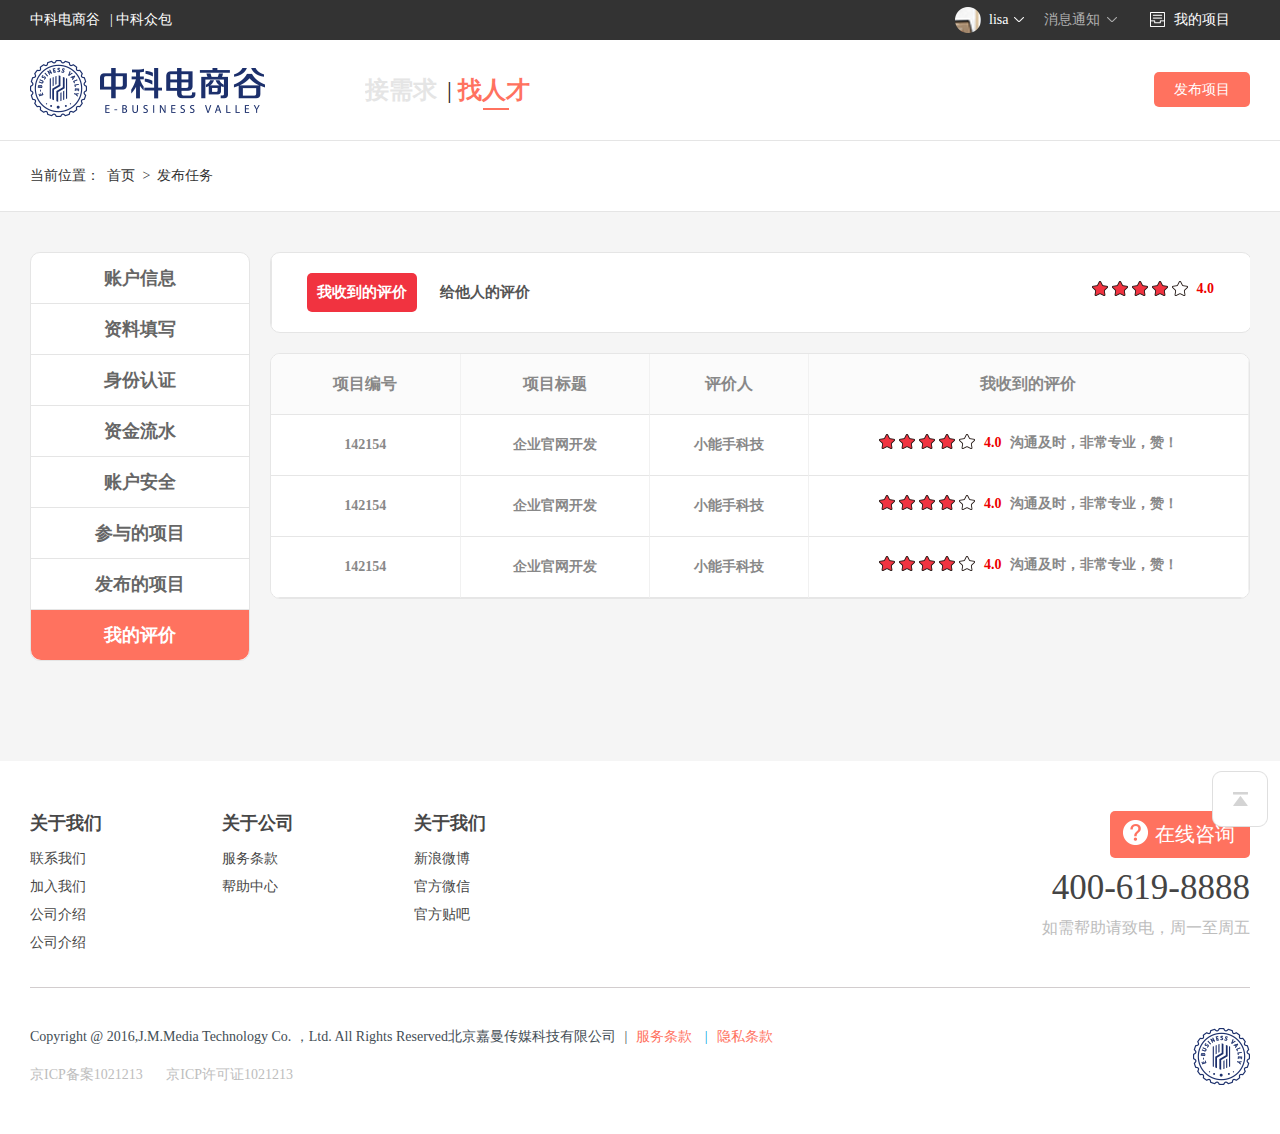
<file: src/main/webapp/mycomment.html>
<!DOCTYPE html>
<html lang="en">
<head>
    <meta charset="UTF-8">
    <title>个人信息_我的评价</title>
    <link rel="stylesheet" type="text/css" href="css/share.css" />
    <link rel="stylesheet" type="text/css" href="css/currency.css" />
    <link rel="stylesheet" type="text/css" href="css/base.css" />
    <script type='text/javascript' src='js/jquery-1.9.1.min.js'></script>
    <script type='text/javascript' src='js/template.js'></script>
    <script type='text/javascript' src='js/script.js'></script>
    <script type='text/javascript' src='js/return.js'></script>
    <script type='text/javascript' src='js/mycomment.js'></script>
</head>
<body>
<!--头部-->
<div class="wm-width100 wm-color-33 head_box">
    <div class="wm-width1220 margin_auto line-height40">
        <div class="wm-size14 wm-ft-ff fl wm-width50">
            <a class="wm-ft-ff wm-padding-right10" href="#">中科电商谷</a>|
            <a class="wm-ft-ff wm-padding-right10" href="#">中科众包</a>
        </div>
        <div class="wm-size14 wm-ft-ff fl wm-width50 text-right">
            <span class="user relative moreLi moreA" href="#">
                <div class="portrait">
                    <span class="radius-wrap"></span>
                    <a href="#" class="header-icon"><img src="img/remen2.png" alt="头像"width="26" height="26" /></a>
                </div>
                <span>lisa</span>
                <img class="wm-padding-bottom2 wm-padding-left2" src="img/xl2.png" alt="箭头" width="10" height="5" />
                <div class="items absolute relative">
                    <i class="arrow"></i>
                    <ul class="down_box">
                        <li class="down down_1"><a href="my.html">个人主页</a></li>
                        <li class="down"><a href="#">退出登录</a></li>
                    </ul>
                </div>
            </span>
            <span class="proj_bx news" href="#">消息通知<img class="wm-padding-bottom2 wm-padding-left7" src="img/xl1.png" alt="箭头"width="10" height="5" /></span>
            <span class="proj_bx project relative moreLi1 moreA1">我的项目
                <div class="items1 absolute relative">
                    <i class="arrow"></i>
                    <ul class="down_box">
                        <li class="down down_1"><a href="myjoin.html">参与的项目</a></li>
                        <li class="down"><a href="myrelease.html">发布的项目</a></li>
                    </ul>
                </div>
            </span>
        </div>
    </div>
</div>
<!--logo-->
<div class="wm-width100 logo_box">
    <div class="wm-width1220 margin_auto overflow">
        <h1 class="logo fl"><a href="#"><img src="img/logo.png" alt="logo" width="235" height="57" /></a></h1>
        <div class="fl wm-ft-22 wm-size24 overflow">
            <a class="fication" href="index.html">接需求</a>|
            <a class="fication fication_xz" href="index_per.html">找人才<span class="fiton"></span></a>
        </div>
        <div class="fr wm-width wm-height100">
            <a class="elease wm-ridus5" href="release.html">发布项目</a>
        </div>
    </div>
</div>
<!--我的位置-->
<div class="wm-width100 line-height70 wm-border-solid-bottom-e5e5e5 wm-color-ff">
    <div class="wm-width1220 margin_auto wm-ft-33 wm-size14">
        <span>当前位置：</span>
        <a class="wm-ft-33 wm-padding-lr3 xiaoshou">首页</a><span class="wm-padding-left5">></span>
        <a class="wm-ft-33 wm-padding-lr3 xiaoshou">发布任务</a>
    </div>
</div>

<!--个人信息-->
<div class="wm-width100 wm-color-f5 wm-padding-top40 wm-padding-bottom100">
    <div class="wm-width1220 margin_auto overflow">
        <div class="fl personal_left">
            <ul class="wm-border-solid-e5e5e5 wm-color-ff wm-ridus10">
                <li><a class="mation wm-border-solid-bottom-e5e5e5" href="my.html">账户信息</a></li>
                <li><a class="mation wm-border-solid-bottom-e5e5e5" href="#">资料填写</a></li>
                <li><a class="mation wm-border-solid-bottom-e5e5e5" href="#">身份认证</a></li>
                <li><a class="mation wm-border-solid-bottom-e5e5e5" href="moneydetail.html">资金流水</a></li>
                <li><a class="mation wm-border-solid-bottom-e5e5e5" href="#">账户安全</a></li>
                <li><a class="mation wm-border-solid-bottom-e5e5e5" href="myjoin.html">参与的项目</a></li>
                <li><a class="mation wm-border-solid-bottom-e5e5e5" href="myrelease.html">发布的项目</a></li>
                <li><a class="mation mation_xuan mation_xuan_xf" href="javascript:;">我的评价</a></li>
            </ul>
        </div>
        <div class="fl personal_right">
            <div class="overflow wm-width100 wm-border-solid-e5e5e5 wm-color-ff wm-ridus10">
                <div class="fl wm-width60 wm-padding-lr30 wm-border-solid-left-e6e6e6 wm-padding-tb15">
                    <a class="screen screen_xz wm-ridus5" href="javascript:;">我收到的评价</a>
                    <a class="screen" href="javascript:;">给他人的评价</a>
                </div>
                <div class="wm-padding-top28 text-right wm-padding-right30 fl wm-width30">
                    <span class="display-inline overflow">
                        <i class="fl wm-padding-right4"><img src="img/xx.png"/></i>
                        <i class="fl wm-padding-right4"><img src="img/xx.png"/></i>
                        <i class="fl wm-padding-right4"><img src="img/xx.png"/></i>
                        <i class="fl wm-padding-right4"><img src="img/xx.png"/></i>
                        <i class="fl wm-padding-right4"><img src="img/xx1.png"/></i>
                        <span class="wm-size14 wm-ft-ed0000 wm-weight600 wm-padding-left5">4.0</span>
                    </span>
                </div>
            </div>
            <div class="wm-color-ff wm-ridus10 wm-border-solid-e6e6e6 overflow wm-margin-top20">
                <table class="wm-width100"  border="0" cellspacing="0" cellpadding="0">
                    <tbody id="data">

                    </tbody>
                </table>
            </div>
        </div>
    </div>
</div>


<script id="receive_tpl" type="text/html">
    <tr class="text-center line-height60 wm-color-fb wm-ft-88 wm-size16 wm-weight600">
        <th class="wm-border-solid-bottom-e6e6e6 spot_1 wm-padding-lr10 wm-border-solid-right-f1">项目编号</th>
        <th class="wm-border-solid-bottom-e6e6e6 spot_1 wm-padding-lr10 wm-border-solid-right-f1">项目标题</th>
        <th class="wm-border-solid-bottom-e6e6e6 spot_1 wm-padding-lr10 wm-border-solid-right-f1">评价人</th>
        <th class="wm-border-solid-bottom-e6e6e6 spot_1 wm-padding-lr10 wm-border-solid-right-f1">我收到的评价</th>
    </tr>
    <%for(var i = 0; i < list.length; i++){%>
    <tr class="text-center wm-color-ff wm-ft-88 wm-size14 wm-weight600">
        <td class="wm-border-solid-bottom-e6e6e6 line-height60 wm-border-solid-right-f1">142154</td>
        <td class="wm-border-solid-bottom-e6e6e6 line-height60 wm-border-solid-right-f1">企业官网开发</td>
        <td class="wm-border-solid-bottom-e6e6e6 line-height60 wm-border-solid-right-f1">小能手科技</td>
        <td class="wm-border-solid-bottom-e6e6e6  wm-border-solid-right-f1 wm-width45 spot_1">
                            <span class="display-inline overflow">
                                <i class="fl wm-padding-right4"><img src="img/xx.png"/></i>
                                <i class="fl wm-padding-right4"><img src="img/xx.png"/></i>
                                <i class="fl wm-padding-right4"><img src="img/xx.png"/></i>
                                <i class="fl wm-padding-right4"><img src="img/xx.png"/></i>
                                <i class="fl wm-padding-right4"><img src="img/xx1.png"/></i>
                                <span class="wm-size14 wm-ft-ed0000 wm-weight600 wm-padding-left5">4.0</span>
                                <span class="wm-size14 wm-weight600 wm-padding-left5">沟通及时，非常专业，赞！</span>
                            </span>
        </td>
    </tr>
    <%}%>
</script>

<script id="comment_tpl" type="text/html">
    <tr class="text-center line-height60 wm-color-fb wm-ft-88 wm-size16 wm-weight600">
        <th class="wm-border-solid-bottom-e6e6e6 spot_1 wm-padding-lr10 wm-border-solid-right-f1">项目编号</th>
        <th class="wm-border-solid-bottom-e6e6e6 spot_1 wm-padding-lr10 wm-border-solid-right-f1">项目标题</th>
        <th class="wm-border-solid-bottom-e6e6e6 spot_1 wm-padding-lr10 wm-border-solid-right-f1">被评价人</th>
        <th class="wm-border-solid-bottom-e6e6e6 spot_1 wm-padding-lr10 wm-border-solid-right-f1">给他人的评价</th>
    </tr>
    <%for(var i = 0; i < list.length; i++){%>
    <tr class="text-center wm-color-ff wm-ft-88 wm-size14 wm-weight600">
        <td class="wm-border-solid-bottom-e6e6e6 line-height60 wm-border-solid-right-f1">142154</td>
        <td class="wm-border-solid-bottom-e6e6e6 line-height60 wm-border-solid-right-f1">企业官网开发</td>
        <td class="wm-border-solid-bottom-e6e6e6 line-height60 wm-border-solid-right-f1">小能手科技</td>
        <td class="wm-border-solid-bottom-e6e6e6  wm-border-solid-right-f1 wm-width45 spot_1">
                            <span class="display-inline overflow">
                                <i class="fl wm-padding-right4"><img src="img/xx.png"/></i>
                                <i class="fl wm-padding-right4"><img src="img/xx.png"/></i>
                                <i class="fl wm-padding-right4"><img src="img/xx.png"/></i>
                                <i class="fl wm-padding-right4"><img src="img/xx.png"/></i>
                                <i class="fl wm-padding-right4"><img src="img/xx1.png"/></i>
                                <span class="wm-size14 wm-ft-ed0000 wm-weight600 wm-padding-left5">4.0</span>
                                <span class="wm-size14 wm-weight600 wm-padding-left5">沟通及时，非常专业，赞！</span>
                            </span>
        </td>
    </tr>
    <%}%>
</script>

<!--尾部-->
<div class="wm-width1220 margin_auto_20 wm-padding-top30">
    <div class="wm-width100 wm-border-solid-bottom-d2cdce overflow wm-padding-bottom30">
        <div class="wm-width60 overflow fl">
            <dl class="wm-padding-right120 fl">
                <dt class="wm-size18 wm-weight600 wm-ft-44 wm-padding-bottom10"><a href="#">关于我们</a></dt>
                <dd class="wm-size14 wm-ft-66 wm-padding-tb5"><a href="#">联系我们</a></dd>
                <dd class="wm-size14 wm-ft-66 wm-padding-tb5"><a href="#">加入我们</a></dd>
                <dd class="wm-size14 wm-ft-66 wm-padding-tb5"><a href="#">公司介绍</a></dd>
                <dd class="wm-size14 wm-ft-66 wm-padding-tb5"><a href="#">公司介绍</a></dd>
            </dl>
            <dl class="wm-padding-right120 fl">
                <dt class="wm-size18 wm-weight600 wm-ft-44 wm-padding-bottom10"><a href="#">关于公司</a></dt>
                <dd class="wm-size14 wm-ft-66 wm-padding-tb5"><a href="#">服务条款</a></dd>
                <dd class="wm-size14 wm-ft-66 wm-padding-tb5"><a href="#">帮助中心</a></dd>
            </dl>
            <dl class="wm-padding-right120 fl">
                <dt class="wm-size18 wm-weight600 wm-ft-44 wm-padding-bottom10"><a href="#">关于我们</a></dt>
                <dd class="wm-size14 wm-ft-66 wm-padding-tb5"><a href="#">新浪微博</a></dd>
                <dd class="wm-size14 wm-ft-66 wm-padding-tb5"><a href="#">官方微信</a></dd>
                <dd class="wm-size14 wm-ft-66 wm-padding-tb5"><a href="#">官方贴吧</a></dd>
            </dl>
        </div>
        <div class="wm-width40 fl text-right">
            <a href="#" class="zix_but wm-ridus5">在线咨询</a>
            <p class="wm-size35 wm-ft-44 wm-padding-tb10">400-619-8888</p>
            <p class="wm-size16 wm-ft-bdbdbd">如需帮助请致电，周一至周五</p>
        </div>
    </div>
    <div class="wm-width100 overflow wm-padding-top40 wm-padding-bottom25">
        <div class="wm-width80 fl">
            <p class="wm-size14 wm-ft-434d55">
                <span class="wm-padding-right5">Copyright @ 2016,J.M.Media Technology Co. ，Ltd. All Rights Reserved北京嘉曼传媒科技有限公司</span>
                |<a href="#" class="wm-ft-ff725f wm-padding-lr9">服务条款</a>
                <span class="wm-ft-00a4df">|</span><a href="#" class="wm-ft-ff725f wm-padding-lr9">隐私条款</a>
            </p>
            <p class="wm-padding-top20 wm-size14 wm-ft-bdbdbd">
                <span class="wm-padding-right20">京ICP备案1021213</span>
                <span>京ICP许可证1021213 </span>
            </p>
        </div>
        <div class="wm-width20 fl text-right">
            <img src="img/bah.png"/>
        </div>
    </div>
</div>
<!--返回顶部-->
<div id="CfloatBtn" class="CfloatBtn">
    <span id="scroll_Top" class="scroll_Top" onclick="$.$w.windowScroll(0);"></span>
</div>
</body>
</html>
</file>
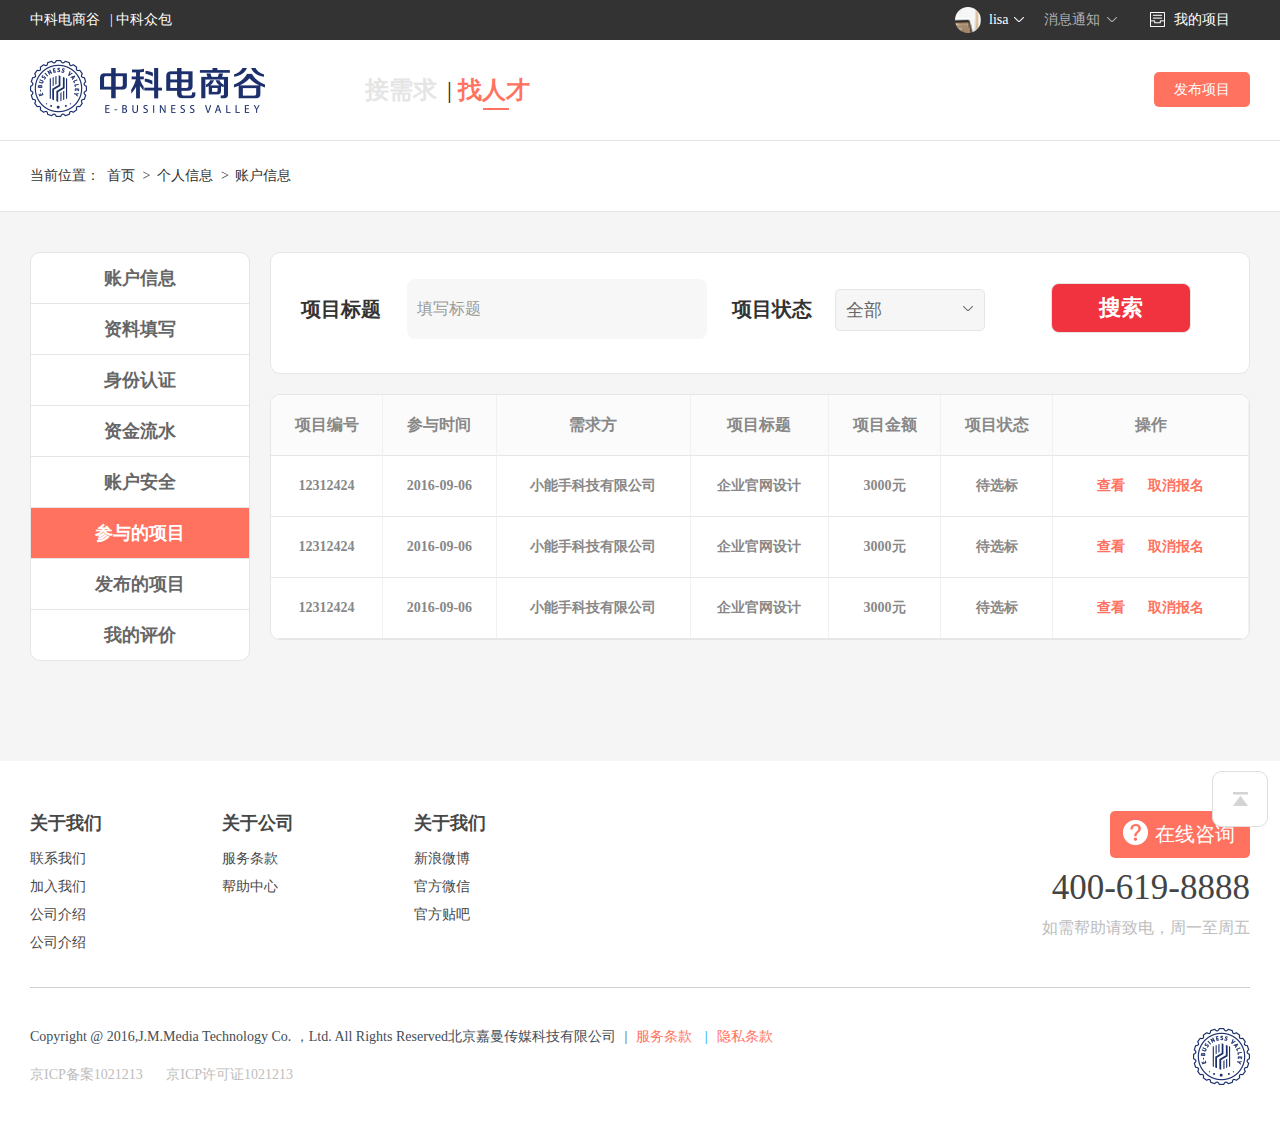
<file: src/main/webapp/myjoin.html>
<!DOCTYPE html>
<html lang="en">
<head>
    <meta charset="UTF-8">
    <title>个人信息_参与的项目</title>
    <link rel="stylesheet" type="text/css" href="css/share.css" />
    <link rel="stylesheet" type="text/css" href="css/currency.css" />
    <link rel="stylesheet" type="text/css" href="css/base.css" />
    <script type='text/javascript' src='js/jquery-1.10.2.min.js'></script>
    <script type='text/javascript' src='js/jquery-1.8.3.min.js'></script>
    <script type='text/javascript' src='js/template.js'></script>
    <script type='text/javascript' src='js/script.js'></script>
    <script type='text/javascript' src='js/return.js'></script>
    <script type='text/javascript' src='js/myjoin.js'></script>
</head>
<body>

<!--弹出报错-->
<div class="backg"></div>
<div class="eject_box wm-ridus10 text-center" style="display:none">
    <h2 class="eject_bt">温馨提示</h2>
    <div class="wm-width100">
        <p class="wm-size16 wm-ft-77 wm-weight600 wm-padding-tb30">取消报名，您将失去被选资格</p>
        <div class="wm-padding-bottom30">
                <button type="button" class="task_but wm-ridus5 close wm-padding-lr40 wm-margin-lr5">取消</button>
            <button type="button" class="task_but wm-ridus5 wm-padding-lr40 wm-color-f13340 wm-ft-ff submit">确定</button>
        </div>
    </div>
</div>
<!--头部-->
<div class="wm-width100 wm-color-33 head_box">
    <div class="wm-width1220 margin_auto line-height40">
        <div class="wm-size14 wm-ft-ff fl wm-width50">
            <a class="wm-ft-ff wm-padding-right10" href="#">中科电商谷</a>|
            <a class="wm-ft-ff wm-padding-right10" href="#">中科众包</a>
        </div>
        <div class="wm-size14 wm-ft-ff fl wm-width50 text-right">
            <span class="user relative moreLi moreA" href="#">
                <div class="portrait">
                    <span class="radius-wrap"></span>
                    <a href="#" class="header-icon"><img src="img/remen2.png" alt="头像"width="26" height="26" /></a>
                </div>
                <span>lisa</span>
                <img class="wm-padding-bottom2 wm-padding-left2" src="img/xl2.png" alt="箭头" width="10" height="5" />
                <div class="items absolute relative">
                    <i class="arrow"></i>
                    <ul class="down_box">
                        <li class="down down_1"><a href="my.html">个人主页</a></li>
                        <li class="down"><a href="#">退出登录</a></li>
                    </ul>
                </div>
            </span>
            <span class="proj_bx news" href="#">消息通知<img class="wm-padding-bottom2 wm-padding-left7" src="img/xl1.png" alt="箭头"width="10" height="5" /></span>
            <span class="proj_bx project relative moreLi1 moreA1">我的项目
                <div class="items1 absolute relative">
                    <i class="arrow"></i>
                    <ul class="down_box">
                        <li class="down down_1"><a href="myjoin.html">参与的项目</a></li>
                        <li class="down"><a href="myrelease.html">发布的项目</a></li>
                    </ul>
                </div>
            </span>
        </div>
    </div>
</div>
<!--logo-->
<div class="wm-width100 logo_box">
    <div class="wm-width1220 margin_auto overflow">
        <h1 class="logo fl"><a href="#"><img src="img/logo.png" alt="logo" width="235" height="57" /></a></h1>
        <div class="fl wm-ft-22 wm-size24 overflow">
            <a class="fication" href="index.html">接需求</a>|
            <a class="fication fication_xz" href="index_per.html">找人才<span class="fiton"></span></a>
        </div>
        <div class="fr wm-width wm-height100">
            <a class="elease wm-ridus5" href="release.html">发布项目</a>
        </div>
    </div>
</div>
<!--我的位置-->
<div class="wm-width100 line-height70 wm-border-solid-bottom-e5e5e5 wm-color-ff">
    <div class="wm-width1220 margin_auto wm-ft-33 wm-size14">
        <span>当前位置：</span>
        <a class="wm-ft-33 wm-padding-lr3 xiaoshou">首页</a><span class="wm-padding-left5">></span>
        <a class="wm-ft-33 wm-padding-lr3 xiaoshou">个人信息</a><span class="wm-padding-left5">></span>
        <a class="wm-ft-33 wm-padding-lr3 xiaoshou">账户信息</a>
    </div>
</div>

<!--个人信息-->
<div class="wm-width100 wm-color-f5 wm-padding-top40 wm-padding-bottom100">
    <div class="wm-width1220 margin_auto overflow">
        <div class="fl personal_left">
            <ul class="wm-border-solid-e5e5e5 wm-color-ff wm-ridus10">
                <li><a class="mation wm-border-solid-bottom-e5e5e5" href="my.html">账户信息</a></li>
                <li><a class="mation wm-border-solid-bottom-e5e5e5" href="#">资料填写</a></li>
                <li><a class="mation wm-border-solid-bottom-e5e5e5" href="#">身份认证</a></li>
                <li><a class="mation wm-border-solid-bottom-e5e5e5" href="moneydetail.html">资金流水</a></li>
                <li><a class="mation wm-border-solid-bottom-e5e5e5" href="#">账户安全</a></li>
                <li><a class="mation wm-border-solid-bottom-e5e5e5 mation_xuan" href="javascript:;">参与的项目</a></li>
                <li><a class="mation wm-border-solid-bottom-e5e5e5" href="myrelease.html">发布的项目</a></li>
                <li><a class="mation" href="mycomment.html">我的评价</a></li>
            </ul>
        </div>
        <div class="fl personal_right">
            <div class="wm-color-ff wm-ridus10 wm-border-solid-e6e6e6 ticipate wm-padding-lr30">
               <dl class="line-height60 fl wm-width47 wm-padding-top26">
                   <dt class="fl wm-size20 wm-weight600 wm-ft-33 wm-padding-right20 wm-width20">项目标题</dt>
                   <dd class="fl name_sr tic_inpu wm-width70">
                       <input class=" wm-ridus8"  value="填写标题" onfocus="if(this.value=='填写标题') this.value=''" onblur="if(this.value==''){this.value='填写标题'}" type="text"/>
                   </dd>
               </dl>
                <dl class="line-height60 fl wm-width30 wm-padding-top26 ">
                    <dt class="fl wm-size20 wm-weight600 wm-ft-33 wm-padding-right20 wm-width30">项目状态</dt>
                    <dd class="fl wm-width wm-width60">
                        <select name="choose">
                            <option value="111" selected="selected">全部</option>
                            <option value="复古风">已取消</option>
                            <option value="摇滚风">已完成</option>
                            <option value="怀旧风">已签约</option>
                        </select>
                    </dd>
                </dl>
                <div class="fl wm-width20 text-right wm-padding-top30">
                    <button type="button" class="wm-ridus8 tixian_but wm-color-f13340 wm-ft-ff">搜索</button>
                </div>
            </div>
            <div class="wm-color-ff wm-ridus10 wm-border-solid-e6e6e6 overflow wm-margin-top20">
                <table class="wm-width100"  border="0" cellspacing="0" cellpadding="0">
                    <tbody id="data">
                    </tbody>
                </table>
            </div>
        </div>
    </div>
</div>


<script id="data_tpl" type="text/html">
    <tr class="text-center line-height60 wm-color-fb wm-ft-88 wm-size16 wm-weight600">
        <th class="wm-border-solid-bottom-e6e6e6 spot_1 wm-padding-lr10 wm-border-solid-right-f1">项目编号</th>
        <th class="wm-border-solid-bottom-e6e6e6 spot_1 wm-padding-lr10 wm-border-solid-right-f1">参与时间</th>
        <th class="wm-border-solid-bottom-e6e6e6 spot_1 wm-padding-lr10 wm-border-solid-right-f1">需求方</th>
        <th class="wm-border-solid-bottom-e6e6e6 spot_1 wm-padding-lr10 wm-border-solid-right-f1">项目标题</th>
        <th class="wm-border-solid-bottom-e6e6e6 spot_1 wm-padding-lr10 wm-border-solid-right-f1">项目金额</th>
        <th class="wm-border-solid-bottom-e6e6e6 spot_1 wm-padding-lr10 wm-border-solid-right-f1">项目状态</th>
        <th class="wm-border-solid-bottom-e6e6e6 spot_1 wm-padding-lr10 wm-border-solid-right-f1">操作</th>
    </tr>
    <%for(var i = 0; i < list.length; i++){%>
    <tr class="text-center line-height60 wm-color-ff wm-ft-88 wm-size14 wm-weight600">
        <td class="wm-border-solid-bottom-e6e6e6 wm-padding-lr10 spot_1 wm-border-solid-right-f1">12312424</td>
        <td class="wm-border-solid-bottom-e6e6e6 wm-padding-lr10 spot_1 wm-border-solid-right-f1">2016-09-06</td>
        <td class="wm-border-solid-bottom-e6e6e6 wm-padding-lr10 spot_1 wm-border-solid-right-f1">小能手科技有限公司</td>
        <td class="wm-border-solid-bottom-e6e6e6 wm-padding-lr10 spot_1 wm-border-solid-right-f1">企业官网设计</td>
        <td class="wm-border-solid-bottom-e6e6e6 wm-padding-lr10 spot_1 wm-border-solid-right-f1">3000元</td>
        <td class="wm-border-solid-bottom-e6e6e6 wm-padding-lr10 spot_1 wm-border-solid-right-f1">待选标</td>
        <td class="wm-border-solid-bottom-e6e6e6 wm-padding-lr10 spot_1 wm-border-solid-right-f1">
            <a class="view wm-ft-ff725f wm-padding-lr10" href="javascript:;">查看</a>
            <a class="wm-ft-ff725f wm-padding-lr10 eject" href="javascrpt:;">取消报名</a>
        </td>
    </tr>
    <%}%>
</script>




<!--尾部-->
<div class="wm-width1220 margin_auto_20 wm-padding-top30">
    <div class="wm-width100 wm-border-solid-bottom-d2cdce overflow wm-padding-bottom30">
        <div class="wm-width60 overflow fl">
            <dl class="wm-padding-right120 fl">
                <dt class="wm-size18 wm-weight600 wm-ft-44 wm-padding-bottom10"><a href="#">关于我们</a></dt>
                <dd class="wm-size14 wm-ft-66 wm-padding-tb5"><a href="#">联系我们</a></dd>
                <dd class="wm-size14 wm-ft-66 wm-padding-tb5"><a href="#">加入我们</a></dd>
                <dd class="wm-size14 wm-ft-66 wm-padding-tb5"><a href="#">公司介绍</a></dd>
                <dd class="wm-size14 wm-ft-66 wm-padding-tb5"><a href="#">公司介绍</a></dd>
            </dl>
            <dl class="wm-padding-right120 fl">
                <dt class="wm-size18 wm-weight600 wm-ft-44 wm-padding-bottom10"><a href="#">关于公司</a></dt>
                <dd class="wm-size14 wm-ft-66 wm-padding-tb5"><a href="#">服务条款</a></dd>
                <dd class="wm-size14 wm-ft-66 wm-padding-tb5"><a href="#">帮助中心</a></dd>
            </dl>
            <dl class="wm-padding-right120 fl">
                <dt class="wm-size18 wm-weight600 wm-ft-44 wm-padding-bottom10"><a href="#">关于我们</a></dt>
                <dd class="wm-size14 wm-ft-66 wm-padding-tb5"><a href="#">新浪微博</a></dd>
                <dd class="wm-size14 wm-ft-66 wm-padding-tb5"><a href="#">官方微信</a></dd>
                <dd class="wm-size14 wm-ft-66 wm-padding-tb5"><a href="#">官方贴吧</a></dd>
            </dl>
        </div>
        <div class="wm-width40 fl text-right">
            <a href="#" class="zix_but wm-ridus5">在线咨询</a>
            <p class="wm-size35 wm-ft-44 wm-padding-tb10">400-619-8888</p>
            <p class="wm-size16 wm-ft-bdbdbd">如需帮助请致电，周一至周五</p>
        </div>
    </div>
    <div class="wm-width100 overflow wm-padding-top40 wm-padding-bottom25">
        <div class="wm-width80 fl">
            <p class="wm-size14 wm-ft-434d55">
                <span class="wm-padding-right5">Copyright @ 2016,J.M.Media Technology Co. ，Ltd. All Rights Reserved北京嘉曼传媒科技有限公司</span>
                |<a href="#" class="wm-ft-ff725f wm-padding-lr9">服务条款</a>
                <span class="wm-ft-00a4df">|</span><a href="#" class="wm-ft-ff725f wm-padding-lr9">隐私条款</a>
            </p>
            <p class="wm-padding-top20 wm-size14 wm-ft-bdbdbd">
                <span class="wm-padding-right20">京ICP备案1021213</span>
                <span>京ICP许可证1021213 </span>
            </p>
        </div>
        <div class="wm-width20 fl text-right">
            <img src="img/bah.png"/>
        </div>
    </div>
</div>
<!--返回顶部-->
<div id="CfloatBtn" class="CfloatBtn">
    <span id="scroll_Top" class="scroll_Top" onclick="$.$w.windowScroll(0);"></span>
</div>
<script type='text/javascript' src='js/jquery.select.js'></script>
</body>
</html>
</file>
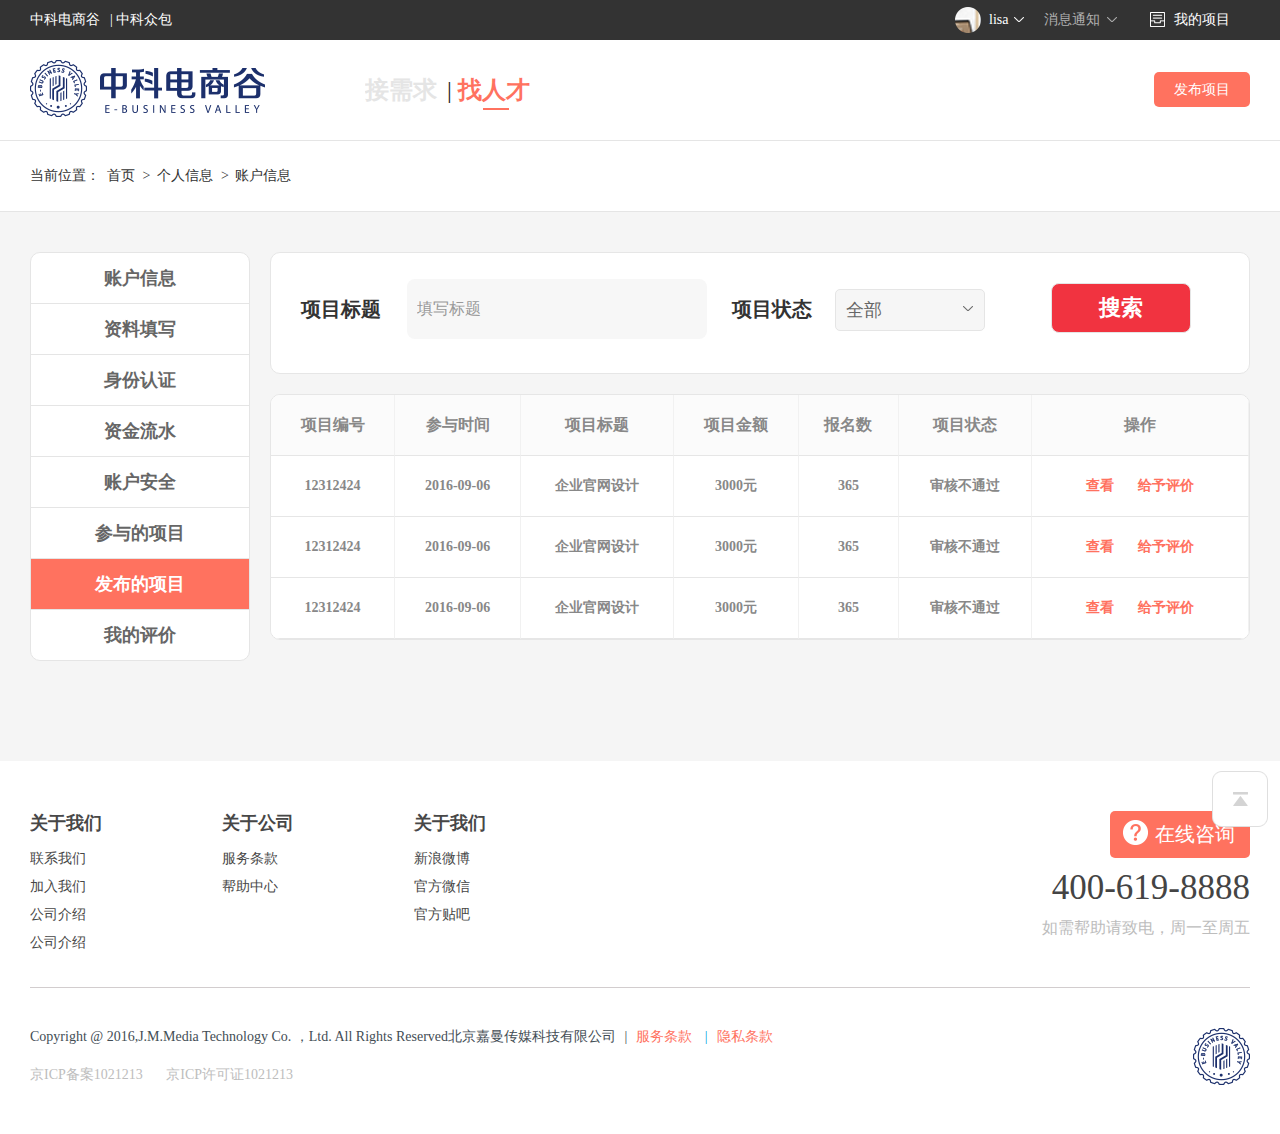
<file: src/main/webapp/myrelease.html>
<!DOCTYPE html>
<html lang="en">
<head>
    <meta charset="UTF-8">
    <title>个人信息_发布的项目</title>
    <link rel="stylesheet" type="text/css" href="css/share.css" />
    <link rel="stylesheet" type="text/css" href="css/currency.css" />
    <link rel="stylesheet" type="text/css" href="css/base.css" />
    <script type='text/javascript' src='js/jquery-1.10.2.min.js'></script>
    <script type='text/javascript' src='js/jquery-1.8.3.min.js'></script>
    <script type='text/javascript' src='js/template.js'></script>
    <script type='text/javascript' src='js/script.js'></script>
    <script type='text/javascript' src='js/return.js'></script>
    <script type='text/javascript' src='js/myrelease.js'></script>
</head>
<body>
<!--头部-->
<div class="wm-width100 wm-color-33 head_box">
    <div class="wm-width1220 margin_auto line-height40">
        <div class="wm-size14 wm-ft-ff fl wm-width50">
            <a class="wm-ft-ff wm-padding-right10" href="#">中科电商谷</a>|
            <a class="wm-ft-ff wm-padding-right10" href="#">中科众包</a>
        </div>
        <div class="wm-size14 wm-ft-ff fl wm-width50 text-right">
            <span class="user relative moreLi moreA" href="#">
                <div class="portrait">
                    <span class="radius-wrap"></span>
                    <a href="#" class="header-icon"><img src="img/remen2.png" alt="头像"width="26" height="26" /></a>
                </div>
                <span>lisa</span>
                <img class="wm-padding-bottom2 wm-padding-left2" src="img/xl2.png" alt="箭头" width="10" height="5" />
                <div class="items absolute relative">
                    <i class="arrow"></i>
                    <ul class="down_box">
                        <li class="down down_1"><a href="my.html">个人主页</a></li>
                        <li class="down"><a href="#">退出登录</a></li>
                    </ul>
                </div>
            </span>
            <span class="proj_bx news" href="#">消息通知<img class="wm-padding-bottom2 wm-padding-left7" src="img/xl1.png" alt="箭头"width="10" height="5" /></span>
            <span class="proj_bx project relative moreLi1 moreA1">我的项目
                <div class="items1 absolute relative">
                    <i class="arrow"></i>
                    <ul class="down_box">
                        <li class="down down_1"><a href="myjoin.html">参与的项目</a></li>
                        <li class="down"><a href="myrelease.html">发布的项目</a></li>
                    </ul>
                </div>
            </span>
        </div>
    </div>
</div>
<!--logo-->
<div class="wm-width100 logo_box">
    <div class="wm-width1220 margin_auto overflow">
        <h1 class="logo fl"><a href="#"><img src="img/logo.png" alt="logo" width="235" height="57" /></a></h1>
        <div class="fl wm-ft-22 wm-size24 overflow">
            <a class="fication" href="index.html">接需求</a>|
            <a class="fication fication_xz" href="index_per.html">找人才<span class="fiton"></span></a>
        </div>
        <div class="fr wm-width wm-height100">
            <a class="elease wm-ridus5" href="release.html">发布项目</a>
        </div>
    </div>
</div>
<!--我的位置-->
<div class="wm-width100 line-height70 wm-border-solid-bottom-e5e5e5 wm-color-ff">
    <div class="wm-width1220 margin_auto wm-ft-33 wm-size14">
        <span>当前位置：</span>
        <a class="wm-ft-33 wm-padding-lr3 xiaoshou">首页</a><span class="wm-padding-left5">></span>
        <a class="wm-ft-33 wm-padding-lr3 xiaoshou">个人信息</a><span class="wm-padding-left5">></span>
        <a class="wm-ft-33 wm-padding-lr3 xiaoshou">账户信息</a>
    </div>
</div>

<!--个人信息-->
<div class="wm-width100 wm-color-f5 wm-padding-top40 wm-padding-bottom100">
    <div class="wm-width1220 margin_auto overflow">
        <div class="fl personal_left">
            <ul class="wm-border-solid-e5e5e5 wm-color-ff wm-ridus10">
                <li><a class="mation wm-border-solid-bottom-e5e5e5" href="my.html">账户信息</a></li>
                <li><a class="mation wm-border-solid-bottom-e5e5e5" href="#">资料填写</a></li>
                <li><a class="mation wm-border-solid-bottom-e5e5e5" href="#">身份认证</a></li>
                <li><a class="mation wm-border-solid-bottom-e5e5e5" href="moneydetail.html">资金流水</a></li>
                <li><a class="mation wm-border-solid-bottom-e5e5e5" href="#">账户安全</a></li>
                <li><a class="mation wm-border-solid-bottom-e5e5e5" href="myjoin.html">参与的项目</a></li>
                <li><a class="mation wm-border-solid-bottom-e5e5e5 mation_xuan" href="javascript:;">发布的项目</a></li>
                <li><a class="mation" href="mycomment.html">我的评价</a></li>
            </ul>
        </div>
        <div class="fl personal_right">
            <div class="wm-color-ff wm-ridus10 wm-border-solid-e6e6e6 ticipate wm-padding-lr30">
                <dl class="line-height60 fl wm-width47 wm-padding-top26">
                    <dt class="fl wm-size20 wm-weight600 wm-ft-33 wm-padding-right20 wm-width20">项目标题</dt>
                    <dd class="fl name_sr tic_inpu wm-width70">
                        <input class=" wm-ridus8"  value="填写标题" onfocus="this.value=''" onblur="if(this.value==''){this.value='填写标题'}" type="text"/>
                    </dd>
                </dl>
                <dl class="line-height60 fl wm-width30 wm-padding-top26 ">
                    <dt class="fl wm-size20 wm-weight600 wm-ft-33 wm-padding-right20 wm-width30">项目状态</dt>
                    <dd class="fl wm-width wm-width60">
                        <select name="choose">
                            <option value="111" selected="selected">全部</option>
                            <option value="复古风">已取消</option>
                            <option value="摇滚风">已完成</option>
                            <option value="怀旧风">已签约</option>
                        </select>
                    </dd>
                </dl>
                <div class="fl wm-width20 text-right wm-padding-top30">
                    <button type="button" class="wm-ridus8 tixian_but wm-color-f13340 wm-ft-ff">搜索</button>
                </div>
            </div>
            <div class="wm-color-ff wm-ridus10 wm-border-solid-e6e6e6 overflow wm-margin-top20">
                <table class="wm-width100"  border="0" cellspacing="0" cellpadding="0">
                    <tbody id="data">

                    </tbody>
                </table>
            </div>
        </div>
    </div>
</div>



<script id="data_tpl" type="text/html">
    <tr class="text-center line-height60 wm-color-fb wm-ft-88 wm-size16 wm-weight600">
        <th class="wm-border-solid-bottom-e6e6e6 spot_1 wm-padding-lr10 wm-border-solid-right-f1">项目编号</th>
        <th class="wm-border-solid-bottom-e6e6e6 spot_1 wm-padding-lr10 wm-border-solid-right-f1">参与时间</th>
        <th class="wm-border-solid-bottom-e6e6e6 spot_1 wm-padding-lr10 wm-border-solid-right-f1">项目标题</th>
        <th class="wm-border-solid-bottom-e6e6e6 spot_1 wm-padding-lr10 wm-border-solid-right-f1">项目金额</th>
        <th class="wm-border-solid-bottom-e6e6e6 spot_1 wm-padding-lr10 wm-border-solid-right-f1">报名数</th>
        <th class="wm-border-solid-bottom-e6e6e6 spot_1 wm-padding-lr10 wm-border-solid-right-f1">项目状态</th>
        <th class="wm-border-solid-bottom-e6e6e6 spot_1 wm-padding-lr10 wm-border-solid-right-f1">操作</th>
    </tr>
    <%for(var i = 0; i < list.length; i++){%>
    <tr class="text-center line-height60 wm-color-ff wm-ft-88 wm-size14 wm-weight600 ">
        <td class="wm-border-solid-bottom-e6e6e6 wm-padding-lr10 spot_1 wm-border-solid-right-f1">12312424</td>
        <td class="wm-border-solid-bottom-e6e6e6 wm-padding-lr10 spot_1 wm-border-solid-right-f1">2016-09-06</td>
        <td class="wm-border-solid-bottom-e6e6e6 wm-padding-lr10 spot_1 wm-border-solid-right-f1">企业官网设计</td>
        <td class="wm-border-solid-bottom-e6e6e6 wm-padding-lr10 spot_1 wm-border-solid-right-f1">3000元</td>
        <td class="wm-border-solid-bottom-e6e6e6 wm-padding-lr10 spot_1 wm-border-solid-right-f1">365</td>
        <td class="wm-border-solid-bottom-e6e6e6 wm-padding-lr10 spot_1 wm-border-solid-right-f1">审核不通过</td>
        <td class="wm-border-solid-bottom-e6e6e6 wm-padding-lr10 spot_1 wm-border-solid-right-f1">
            <a class="wm-ft-ff725f wm-padding-lr10 view" href="javascript:;">查看</a>
            <a class="wm-ft-ff725f wm-padding-lr10 eject" href="#">给予评价</a>
        </td>
    </tr>
    <%}%>
</script>



<!--尾部-->
<div class="wm-width1220 margin_auto_20 wm-padding-top30">
    <div class="wm-width100 wm-border-solid-bottom-d2cdce overflow wm-padding-bottom30">
        <div class="wm-width60 overflow fl">
            <dl class="wm-padding-right120 fl">
                <dt class="wm-size18 wm-weight600 wm-ft-44 wm-padding-bottom10"><a href="#">关于我们</a></dt>
                <dd class="wm-size14 wm-ft-66 wm-padding-tb5"><a href="#">联系我们</a></dd>
                <dd class="wm-size14 wm-ft-66 wm-padding-tb5"><a href="#">加入我们</a></dd>
                <dd class="wm-size14 wm-ft-66 wm-padding-tb5"><a href="#">公司介绍</a></dd>
                <dd class="wm-size14 wm-ft-66 wm-padding-tb5"><a href="#">公司介绍</a></dd>
            </dl>
            <dl class="wm-padding-right120 fl">
                <dt class="wm-size18 wm-weight600 wm-ft-44 wm-padding-bottom10"><a href="#">关于公司</a></dt>
                <dd class="wm-size14 wm-ft-66 wm-padding-tb5"><a href="#">服务条款</a></dd>
                <dd class="wm-size14 wm-ft-66 wm-padding-tb5"><a href="#">帮助中心</a></dd>
            </dl>
            <dl class="wm-padding-right120 fl">
                <dt class="wm-size18 wm-weight600 wm-ft-44 wm-padding-bottom10"><a href="#">关于我们</a></dt>
                <dd class="wm-size14 wm-ft-66 wm-padding-tb5"><a href="#">新浪微博</a></dd>
                <dd class="wm-size14 wm-ft-66 wm-padding-tb5"><a href="#">官方微信</a></dd>
                <dd class="wm-size14 wm-ft-66 wm-padding-tb5"><a href="#">官方贴吧</a></dd>
            </dl>
        </div>
        <div class="wm-width40 fl text-right">
            <a href="#" class="zix_but wm-ridus5">在线咨询</a>
            <p class="wm-size35 wm-ft-44 wm-padding-tb10">400-619-8888</p>
            <p class="wm-size16 wm-ft-bdbdbd">如需帮助请致电，周一至周五</p>
        </div>
    </div>
    <div class="wm-width100 overflow wm-padding-top40 wm-padding-bottom25">
        <div class="wm-width80 fl">
            <p class="wm-size14 wm-ft-434d55">
                <span class="wm-padding-right5">Copyright @ 2016,J.M.Media Technology Co. ，Ltd. All Rights Reserved北京嘉曼传媒科技有限公司</span>
                |<a href="#" class="wm-ft-ff725f wm-padding-lr9">服务条款</a>
                <span class="wm-ft-00a4df">|</span><a href="#" class="wm-ft-ff725f wm-padding-lr9">隐私条款</a>
            </p>
            <p class="wm-padding-top20 wm-size14 wm-ft-bdbdbd">
                <span class="wm-padding-right20">京ICP备案1021213</span>
                <span>京ICP许可证1021213 </span>
            </p>
        </div>
        <div class="wm-width20 fl text-right">
            <img src="img/bah.png"/>
        </div>
    </div>
</div>
<!--返回顶部-->
<div id="CfloatBtn" class="CfloatBtn">
    <span id="scroll_Top" class="scroll_Top" onclick="$.$w.windowScroll(0);"></span>
</div>
<script type='text/javascript' src='js/jquery.select.js'></script>
</body>
</html>
</file>
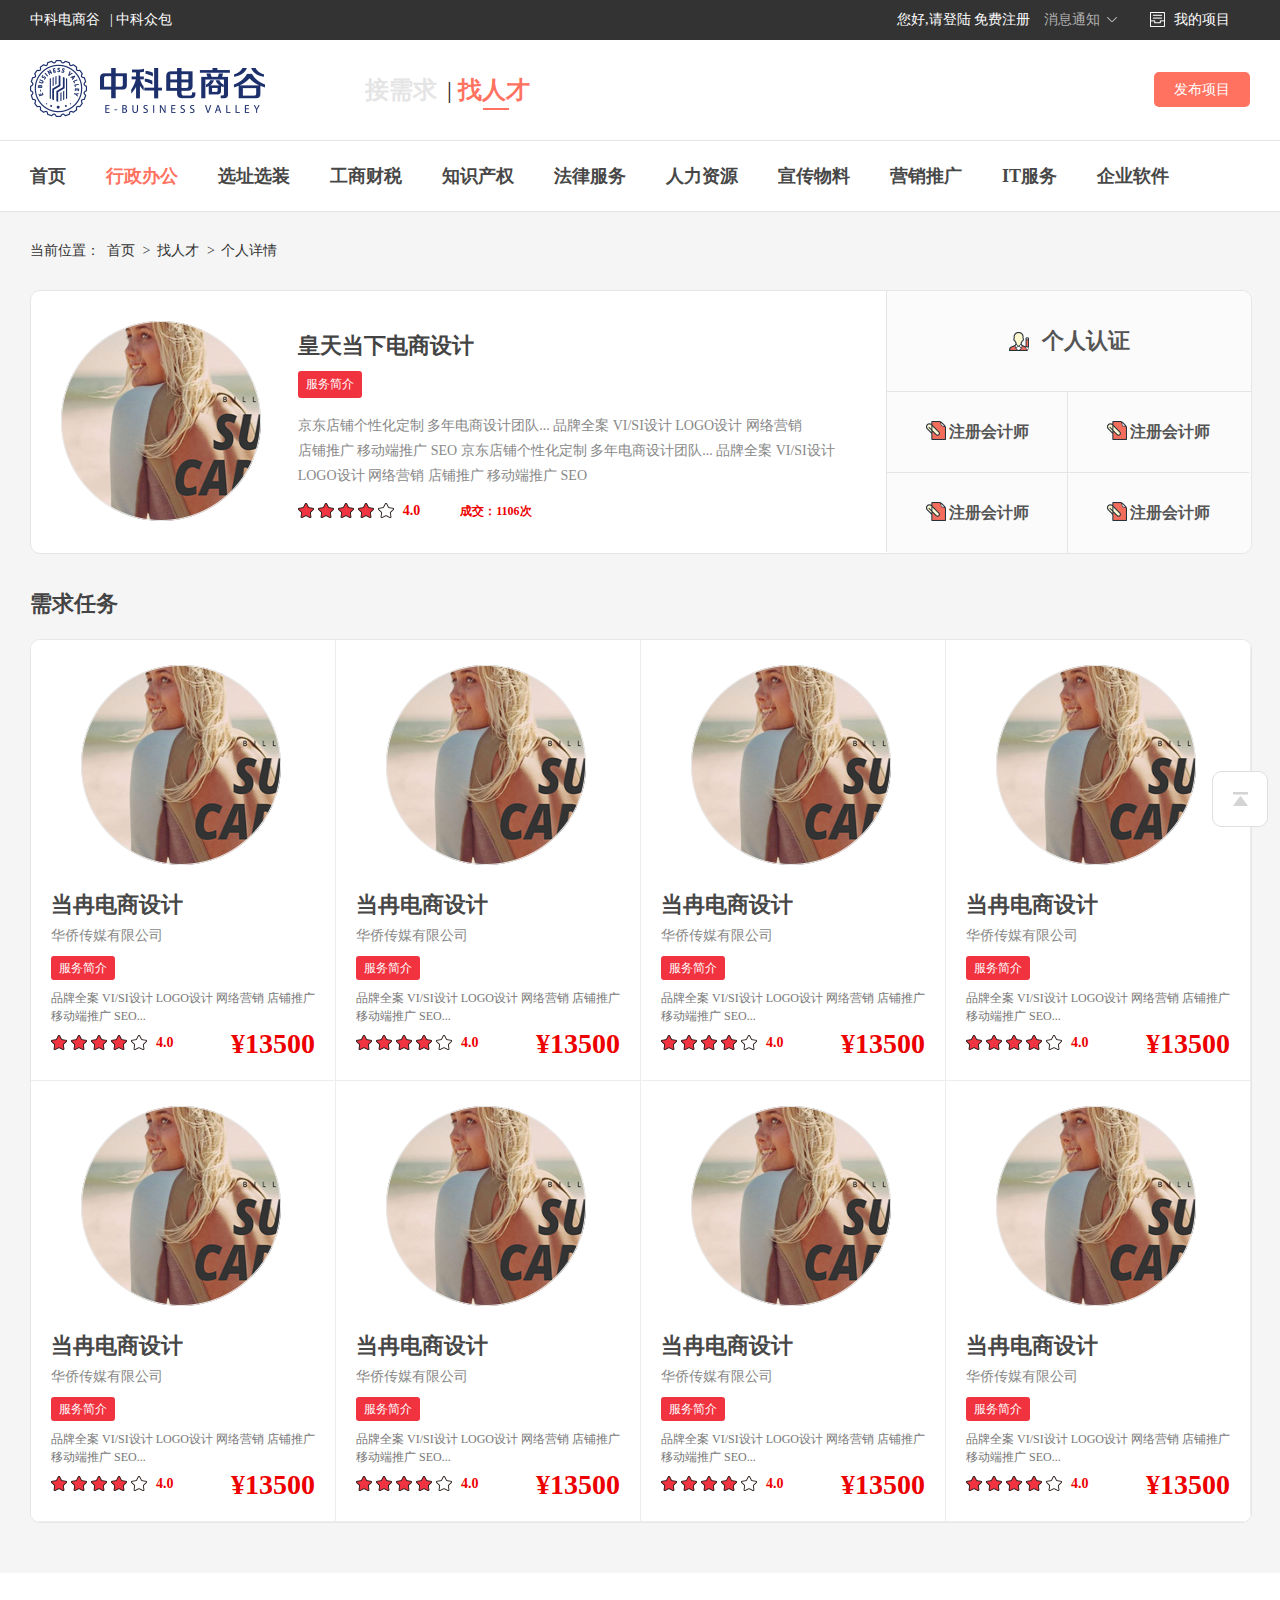
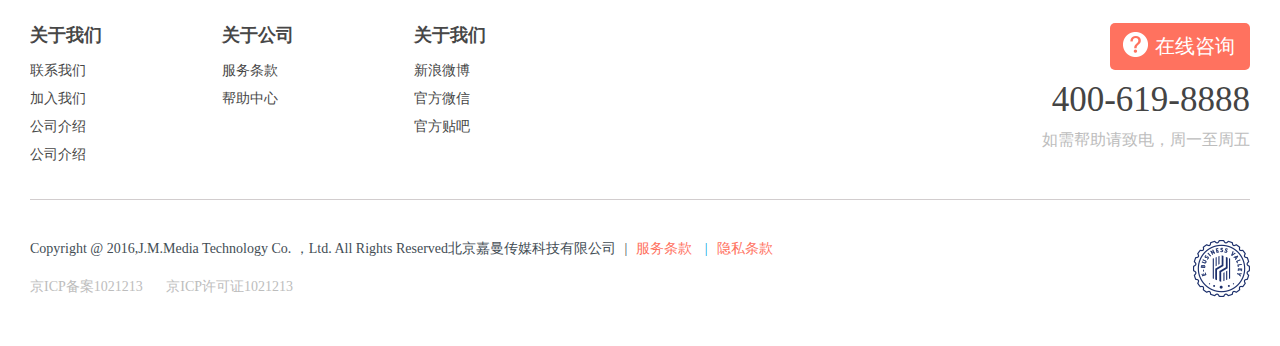
<file: src/main/webapp/person.html>
<!DOCTYPE html>
<html lang="en">
<head>
    <meta http-equiv="X-UA-Compatible" content="IE=EmulateIE7" />
    <meta charset="UTF-8">
    <title>人才主页</title>
    <link rel="stylesheet" type="text/css" href="css/share.css" />
    <link rel="stylesheet" type="text/css" href="css/base.css" />
    <link rel="stylesheet" type="text/css" href="css/currency.css" />
    <script type='text/javascript' src='js/jquery-1.9.1.min.js'></script>
    <script type='text/javascript' src='js/script.js'></script>
    <script type='text/javascript' src='js/return.js'></script>
    <script type='text/javascript' src='js/person.js'></script>
</head>
<body>
<!--头部-->
<div class="wm-width100 wm-color-33 head_box">
    <div class="wm-width1220 margin_auto line-height40">
        <div class="wm-size14 wm-ft-ff fl wm-width50">
            <a class="wm-ft-ff wm-padding-right10" href="#">中科电商谷</a>|
            <a class="wm-ft-ff wm-padding-right10" href="#">中科众包</a>
        </div>
        <div class="wm-size14 wm-ft-ff fl wm-width50 text-right">
            <span>您好,请登陆     免费注册</span>
            <!--<span class="user relative moreLi moreA" href="#">-->
                <!--<div class="portrait">-->
                    <!--<span class="radius-wrap"></span>-->
                    <!--<a href="#" class="header-icon"><img src="img/remen2.png" alt="头像"width="26" height="26" /></a>-->
                <!--</div>-->
                <!--<span>我是用户名</span>-->
                <!--<img class="wm-padding-bottom2 wm-padding-left2" src="img/xl2.png" alt="箭头" width="10" height="5" />-->
                <!--<div class="items absolute relative">-->
                    <!--<i class="arrow"></i>-->
                    <!--<ul class="down_box">-->
                        <!--<li class="down down_1"><a href="my.html">个人主页</a></li>-->
                        <!--<li class="down"><a href="#">退出登录</a></li>-->
                    <!--</ul>-->
                <!--</div>-->
            <!--</span>-->
            <span class="proj_bx news" href="#">消息通知<img class="wm-padding-bottom2 wm-padding-left7" src="img/xl1.png" alt="箭头"width="10" height="5" /></span>
            <span class="proj_bx project relative moreLi1 moreA1">我的项目
                <div class="items1 absolute relative">
                    <i class="arrow"></i>
                    <ul class="down_box">
                        <li class="down down_1"><a href="#">参与的项目</a></li>
                        <li class="down"><a href="#">发布的项目</a></li>
                    </ul>
                </div>
            </span>
        </div>
    </div>
</div>
<!--logo-->
<div class="wm-width100 logo_box">
    <div class="wm-width1220 margin_auto overflow">
        <h1 class="logo fl"><a href="#"><img src="img/logo.png" alt="logo" width="235" height="57" /></a></h1>
        <div class="fl wm-ft-22 wm-size24 overflow">
            <a class="fication" href="index.html">接需求</a>|
            <a class="fication fication_xz" href="index_per.html">找人才<span class="fiton"></span></a>
        </div>
        <div class="fr wm-width wm-height100">
            <a class="elease wm-ridus5" href="release.html">发布项目</a>
        </div>
    </div>
</div>
<!--导航-->
<div class="wm-width100 nav_box relative ee">
    <ul class="wm-width1220 margin_auto topNavList">
        <li class="fl"><a class="nav_dy" href="#">首页</a></li>
        <li class="fl"><a class="nav_dy wm-ft-ff725f" href="#">行政办公</a></li>
        <li class="fl"><a class="nav_dy" href="#">选址选装</a></li>
        <li class="fl"><a class="nav_dy" href="#">工商财税</a></li>
        <li class="fl"><a class="nav_dy" href="#">知识产权</a></li>
        <li class="fl"><a class="nav_dy" href="#">法律服务</a></li>
        <li class="fl"><a class="nav_dy" href="#">人力资源</a></li>
        <li class="fl"><a class="nav_dy" href="#">宣传物料</a></li>
        <li class="fl"><a class="nav_dy" href="#">营销推广</a></li>
        <li class="fl"><a class="nav_dy" href="#">IT服务</a></li>
        <li class="fl"><a class="nav_dy" href="#">企业软件</a></li>
    </ul>
    <div class="subNavWrapper">
        <div class="subNavSet">
            <div class="subNav sub0">
                <a class="xl_nr" href="#">办公用品</a>
                <a class="xl_nr" href="#">综合服务</a>
                <a class="xl_nr" href="#">礼品采购</a>
                <a class="xl_nr" href="#">绿植租购</a>
                <a class="xl_nr" href="#">茶歇福利</a>
                <a class="xl_nr" href="#">电子维修</a>
                <a class="xl_nr" href="#">会场租赁</a>
                <a class="xl_nr" href="#">收发快递</a>
            </div>
        </div>
    </div>
</div>

<!--人才信息-->
<div class="wm-width100 wm-color-f5 wm-padding-bottom50">
    <div class="wm-width1220 margin_auto">
        <div class="overflow wm-padding-tb30  wm-ft-33 wm-size14">
            <span>当前位置：</span>
            <a class="wm-ft-33 wm-padding-lr3 xiaoshou" href="index.html">首页</a><span class="wm-padding-left5">></span>
            <a class="wm-ft-33 wm-padding-lr3 xiaoshou" href="index_per.html">找人才</a><span class="wm-padding-left5">></span>
            <a class="wm-ft-33 wm-padding-lr3 xiaoshou">个人详情</a>
        </div>
        <div class="wm-width100 wm-color-ff wm-ridus10 wm-border-solid-e6e6e6 overflow">
            <div class="fl homep">
                <dl class="overflow">
                    <dt class="wm-padding-right30 wm-width26 fl">
                        <a class="portrait_1 display relative left0" href="#">
                            <span class="radius-wrap_1"></span>
                            <a href="#" class="header-icon_1 wm-padding-left0"><img src="img/img5.png" alt="头像"width="200" height="200" /></a>
                        </a>
                    </dt>
                    <dd class="wm-width70 fl">
                        <h4 class="wm-size22 wm-padding-top10"><a class="wm-ft-44" href="#">皇天当下电商设计</a></h4>
                        <p class="wm-padding-top10"><span class="service display-inline wm-ridus3">服务简介</span></p>
                        <p class="wm-size14 wm-ft-88 wm-padding-tb15">
                            <span class="display-inline line-height25">京东店铺个性化定制 </span>
                            <span class="display-inline line-height25">多年电商设计团队...</span>
                            <span class="display-inline line-height25">品牌全案</span>
                            <span class="display-inline line-height25">VI/SI设计</span>
                            <span class="display-inline line-height25">LOGO设计</span>
                            <span class="display-inline line-height25">网络营销</span>
                            <span class="display-inline line-height25">店铺推广</span>
                            <span class="display-inline line-height25">移动端推广</span>
                            <span class="display-inline line-height25">SEO</span>
                            <span class="display-inline line-height25">京东店铺个性化定制 </span>
                            <span class="display-inline line-height25">多年电商设计团队...</span>
                            <span class="display-inline line-height25">品牌全案</span>
                            <span class="display-inline line-height25">VI/SI设计</span>
                            <span class="display-inline line-height25">LOGO设计</span>
                            <span class="display-inline line-height25">网络营销</span>
                            <span class="display-inline line-height25">店铺推广</span>
                            <span class="display-inline line-height25">移动端推广</span>
                            <span class="display-inline line-height25">SEO</span>
                        </p>
                        <div class="wm-width100 overflow">
                            <span class="display-inline overflow fl wm-padding-right40">
                                <i class="fl wm-padding-right4"><img src="img/xx.png"/></i>
                                <i class="fl wm-padding-right4"><img src="img/xx.png"/></i>
                                <i class="fl wm-padding-right4"><img src="img/xx.png"/></i>
                                <i class="fl wm-padding-right4"><img src="img/xx.png"/></i>
                                <i class="fl wm-padding-right4"><img src="img/xx1.png"/></i>
                                <span class="wm-size14 wm-ft-ed0000 wm-weight600 wm-padding-left5">4.0</span>
                            </span>
                            <span class="display-inline fl spot_1 text-right wm-ft-ed0000 wm-size12 wm-weight600">成交：1106次</span>
                        </div>
                    </dd>
                </dl>
            </div>
            <div class="fl data">
                <div class="line-height100 wm-border-solid-bottom-e5e5e5 text-center">
                    <span class="display-inline"><img class="wm-padding-right10 duiqi" src="img/fwjj2.png"/></span>
                    <span class="display-inline wm-size22 wm-weight600 wm-ft-55">个人认证</span>
                </div>
                <ul class="wm-width100 overflow">
                    <li class="fl wm-width49 line-height80 wm-padding-lr1 text-center wm-border-solid-bottom-e5e5e5 wm-border-solid-right-e5e5e5">
                        <span class="display-inline"><img class="duiqi" src="img/fwjj.png"/></span>
                        <span class="display-inline wm-size16 wm-weight600 wm-ft-55">注册会计师</span>
                    </li>
                    <li class="fl wm-width49 line-height80 wm-padding-lr1 text-center wm-border-solid-bottom-e5e5e5">
                        <span class="display-inline"><img class="duiqi"  src="img/fwjj.png"/></span>
                        <span class="display-inline wm-size16 wm-weight600 wm-ft-55">注册会计师</span>
                    </li>
                    <li class="fl wm-width49 line-height80 wm-padding-lr1 text-center wm-border-solid-right-e5e5e5">
                        <span class="display-inline"><img class="duiqi" src="img/fwjj.png"/></span>
                        <span class="display-inline wm-size16 wm-weight600 wm-ft-55">注册会计师</span>
                    </li>
                    <li class="fl wm-width49 line-height80 wm-padding-lr1 text-center">
                        <span class="display-inline"><img class="duiqi" src="img/fwjj.png"/></span>
                        <span class="display-inline wm-size16 wm-weight600 wm-ft-55">注册会计师</span>
                    </li>
                </ul>
            </div>
        </div>
        <div class="wm-width100"><h6 class="wm-size22 wm-ft-44 wm-width75 wm-padding-top35 wm-padding-bottom20">需求任务</h6></div>
        <div class="wm-width100 wm-color-ff wm-ridus10 wm-border-solid-e6e6e6 overflow">
            <dl class="commodity commodity_2 wm-color-ff fl overflow wm-border-solid-right-eceeeb wm-border-solid-bottom-eceeeb">
                <dt class="wm-margin-tb25">
                    <a class="portrait_1 display relative" href="#">
                        <span class="radius-wrap_1"></span>
                        <a href="#" class="header-icon_1"><img src="img/img5.png" alt="头像"width="200" height="200" /></a>
                    </a>
                </dt>
                <dd class="wm-padding20 overflow wm-padding-top0">
                    <div class="wm-width100 overflow">
                        <span class="display-inline wm-width60">
                            <a class="display wm-ft-47 wm-size22 spot wm-weight600" href="#">当冉电商设计</a>
                        </span>
                    </div>
                    <span class="display wm-size14 wm-ft-88 wm-padding-tb3 zidons">华侨传媒有限公司</span>
                    <span class="display relative  line-height35 wm-padding-top3">
                        <a class="service wm-ridus3">服务简介</a>
                    </span>
                    <p class="wm-width100 wm-padding-top3">
                        <span class="wm-ft-77 wm-size12 line-height18">品牌全案</span>
                        <span class="wm-ft-77 wm-size12 line-height18">VI/SI设计</span>
                        <span class="wm-ft-77 wm-size12 line-height18">LOGO设计</span>
                        <span class="wm-ft-77 wm-size12 line-height18">网络营销</span>
                        <span class="wm-ft-77 wm-size12 line-height18">店铺推广 </span>
                        <span class="wm-ft-77 wm-size12 line-height18">移动端推广</span>
                        <span class="wm-ft-77 wm-size12 line-height18">SEO...</span>
                    </p>
                    <div class="wm-width100 wm-padding-top3 overflow kised">
                        <span class="display-inline overflow fl wm-margin-top7">
                            <i class="fl wm-padding-right4"><img src="img/xx.png"/></i>
                            <i class="fl wm-padding-right4"><img src="img/xx.png"/></i>
                            <i class="fl wm-padding-right4"><img src="img/xx.png"/></i>
                            <i class="fl wm-padding-right4"><img src="img/xx.png"/></i>
                            <i class="fl wm-padding-right4"><img src="img/xx1.png"/></i>
                            <span class="wm-size14 wm-ft-ed0000 wm-weight600 wm-padding-left5">4.0</span>
                        </span>
                        <span class="display-inline wm-width40 fr spot_1 text-right wm-ft-ed0000 wm-size28 wm-weight600">¥13500</span>
                    </div>
                    <div class="text-center ie_bug into">
                        <a class="jr_shop wm-ridus5">查看详情</a>
                    </div>
                </dd>
            </dl>
            <dl class="commodity commodity_2 wm-color-ff fl overflow wm-border-solid-right-eceeeb wm-border-solid-bottom-eceeeb">
                <dt class="wm-margin-tb25">
                    <a class="portrait_1 display relative" href="#">
                        <span class="radius-wrap_1"></span>
                        <a href="#" class="header-icon_1"><img src="img/img5.png" alt="头像"width="200" height="200" /></a>
                    </a>
                </dt>
                <dd class="wm-padding20 overflow wm-padding-top0">
                    <div class="wm-width100 overflow">
                        <span class="display-inline wm-width60">
                            <a class="display wm-ft-47 wm-size22 spot wm-weight600" href="#">当冉电商设计</a>
                        </span>
                    </div>
                    <span class="display wm-size14 wm-ft-88 wm-padding-tb3 zidons">华侨传媒有限公司</span>
                    <span class="display relative  line-height35 wm-padding-top3">
                        <a class="service wm-ridus3">服务简介</a>
                    </span>
                    <p class="wm-width100 wm-padding-top3">
                        <span class="wm-ft-77 wm-size12 line-height18">品牌全案</span>
                        <span class="wm-ft-77 wm-size12 line-height18">VI/SI设计</span>
                        <span class="wm-ft-77 wm-size12 line-height18">LOGO设计</span>
                        <span class="wm-ft-77 wm-size12 line-height18">网络营销</span>
                        <span class="wm-ft-77 wm-size12 line-height18">店铺推广 </span>
                        <span class="wm-ft-77 wm-size12 line-height18">移动端推广</span>
                        <span class="wm-ft-77 wm-size12 line-height18">SEO...</span>
                    </p>
                    <div class="wm-width100 wm-padding-top3 overflow kised">
                        <span class="display-inline overflow fl wm-margin-top7">
                            <i class="fl wm-padding-right4"><img src="img/xx.png"/></i>
                            <i class="fl wm-padding-right4"><img src="img/xx.png"/></i>
                            <i class="fl wm-padding-right4"><img src="img/xx.png"/></i>
                            <i class="fl wm-padding-right4"><img src="img/xx.png"/></i>
                            <i class="fl wm-padding-right4"><img src="img/xx1.png"/></i>
                            <span class="wm-size14 wm-ft-ed0000 wm-weight600 wm-padding-left5">4.0</span>
                        </span>
                        <span class="display-inline wm-width40 fr spot_1 text-right wm-ft-ed0000 wm-size28 wm-weight600">¥13500</span>
                    </div>
                    <div class="text-center ie_bug into">
                        <a class="jr_shop wm-ridus5">查看详情</a>
                    </div>
                </dd>
            </dl>
            <dl class="commodity commodity_2 wm-color-ff fl overflow wm-border-solid-right-eceeeb wm-border-solid-bottom-eceeeb">
                <dt class="wm-margin-tb25">
                    <a class="portrait_1 display relative" href="#">
                        <span class="radius-wrap_1"></span>
                        <a href="#" class="header-icon_1"><img src="img/img5.png" alt="头像"width="200" height="200" /></a>
                    </a>
                </dt>
                <dd class="wm-padding20 overflow wm-padding-top0">
                    <div class="wm-width100 overflow">
                        <span class="display-inline wm-width60">
                            <a class="display wm-ft-47 wm-size22 spot wm-weight600" href="#">当冉电商设计</a>
                        </span>
                    </div>
                    <span class="display wm-size14 wm-ft-88 wm-padding-tb3 zidons">华侨传媒有限公司</span>
                    <span class="display relative  line-height35 wm-padding-top3">
                        <a class="service wm-ridus3">服务简介</a>
                    </span>
                    <p class="wm-width100 wm-padding-top3">
                        <span class="wm-ft-77 wm-size12 line-height18">品牌全案</span>
                        <span class="wm-ft-77 wm-size12 line-height18">VI/SI设计</span>
                        <span class="wm-ft-77 wm-size12 line-height18">LOGO设计</span>
                        <span class="wm-ft-77 wm-size12 line-height18">网络营销</span>
                        <span class="wm-ft-77 wm-size12 line-height18">店铺推广 </span>
                        <span class="wm-ft-77 wm-size12 line-height18">移动端推广</span>
                        <span class="wm-ft-77 wm-size12 line-height18">SEO...</span>
                    </p>
                    <div class="wm-width100 wm-padding-top3 overflow kised">
                        <span class="display-inline overflow fl wm-margin-top7">
                            <i class="fl wm-padding-right4"><img src="img/xx.png"/></i>
                            <i class="fl wm-padding-right4"><img src="img/xx.png"/></i>
                            <i class="fl wm-padding-right4"><img src="img/xx.png"/></i>
                            <i class="fl wm-padding-right4"><img src="img/xx.png"/></i>
                            <i class="fl wm-padding-right4"><img src="img/xx1.png"/></i>
                            <span class="wm-size14 wm-ft-ed0000 wm-weight600 wm-padding-left5">4.0</span>
                        </span>
                        <span class="display-inline wm-width40 fr spot_1 text-right wm-ft-ed0000 wm-size28 wm-weight600">¥13500</span>
                    </div>
                    <div class="text-center ie_bug into">
                        <a class="jr_shop wm-ridus5">查看详情</a>
                    </div>
                </dd>
            </dl>
            <dl class="commodity commodity_2 wm-color-ff fl overflow wm-border-solid-right-eceeeb wm-border-solid-bottom-eceeeb">
                <dt class="wm-margin-tb25">
                    <a class="portrait_1 display relative" href="#">
                        <span class="radius-wrap_1"></span>
                        <a href="#" class="header-icon_1"><img src="img/img5.png" alt="头像"width="200" height="200" /></a>
                    </a>
                </dt>
                <dd class="wm-padding20 overflow wm-padding-top0">
                    <div class="wm-width100 overflow">
                        <span class="display-inline wm-width60">
                            <a class="display wm-ft-47 wm-size22 spot wm-weight600" href="#">当冉电商设计</a>
                        </span>
                    </div>
                    <span class="display wm-size14 wm-ft-88 wm-padding-tb3 zidons">华侨传媒有限公司</span>
                    <span class="display relative  line-height35 wm-padding-top3">
                        <a class="service wm-ridus3">服务简介</a>
                    </span>
                    <p class="wm-width100 wm-padding-top3">
                        <span class="wm-ft-77 wm-size12 line-height18">品牌全案</span>
                        <span class="wm-ft-77 wm-size12 line-height18">VI/SI设计</span>
                        <span class="wm-ft-77 wm-size12 line-height18">LOGO设计</span>
                        <span class="wm-ft-77 wm-size12 line-height18">网络营销</span>
                        <span class="wm-ft-77 wm-size12 line-height18">店铺推广 </span>
                        <span class="wm-ft-77 wm-size12 line-height18">移动端推广</span>
                        <span class="wm-ft-77 wm-size12 line-height18">SEO...</span>
                    </p>
                    <div class="wm-width100 wm-padding-top3 overflow kised">
                        <span class="display-inline overflow fl wm-margin-top7">
                            <i class="fl wm-padding-right4"><img src="img/xx.png"/></i>
                            <i class="fl wm-padding-right4"><img src="img/xx.png"/></i>
                            <i class="fl wm-padding-right4"><img src="img/xx.png"/></i>
                            <i class="fl wm-padding-right4"><img src="img/xx.png"/></i>
                            <i class="fl wm-padding-right4"><img src="img/xx1.png"/></i>
                            <span class="wm-size14 wm-ft-ed0000 wm-weight600 wm-padding-left5">4.0</span>
                        </span>
                        <span class="display-inline wm-width40 fr spot_1 text-right wm-ft-ed0000 wm-size28 wm-weight600">¥13500</span>
                    </div>
                    <div class="text-center ie_bug into">
                        <a class="jr_shop wm-ridus5">查看详情</a>
                    </div>
                </dd>
            </dl>
            <dl class="commodity commodity_2 wm-color-ff fl overflow wm-border-solid-right-eceeeb wm-border-solid-bottom-eceeeb">
                <dt class="wm-margin-tb25">
                    <a class="portrait_1 display relative" href="#">
                        <span class="radius-wrap_1"></span>
                        <a href="#" class="header-icon_1"><img src="img/img5.png" alt="头像"width="200" height="200" /></a>
                    </a>
                </dt>
                <dd class="wm-padding20 overflow wm-padding-top0">
                    <div class="wm-width100 overflow">
                        <span class="display-inline wm-width60">
                            <a class="display wm-ft-47 wm-size22 spot wm-weight600" href="#">当冉电商设计</a>
                        </span>
                    </div>
                    <span class="display wm-size14 wm-ft-88 wm-padding-tb3 zidons">华侨传媒有限公司</span>
                    <span class="display relative  line-height35 wm-padding-top3">
                        <a class="service wm-ridus3">服务简介</a>
                    </span>
                    <p class="wm-width100 wm-padding-top3">
                        <span class="wm-ft-77 wm-size12 line-height18">品牌全案</span>
                        <span class="wm-ft-77 wm-size12 line-height18">VI/SI设计</span>
                        <span class="wm-ft-77 wm-size12 line-height18">LOGO设计</span>
                        <span class="wm-ft-77 wm-size12 line-height18">网络营销</span>
                        <span class="wm-ft-77 wm-size12 line-height18">店铺推广 </span>
                        <span class="wm-ft-77 wm-size12 line-height18">移动端推广</span>
                        <span class="wm-ft-77 wm-size12 line-height18">SEO...</span>
                    </p>
                    <div class="wm-width100 wm-padding-top3 overflow kised">
                        <span class="display-inline overflow fl wm-margin-top7">
                            <i class="fl wm-padding-right4"><img src="img/xx.png"/></i>
                            <i class="fl wm-padding-right4"><img src="img/xx.png"/></i>
                            <i class="fl wm-padding-right4"><img src="img/xx.png"/></i>
                            <i class="fl wm-padding-right4"><img src="img/xx.png"/></i>
                            <i class="fl wm-padding-right4"><img src="img/xx1.png"/></i>
                            <span class="wm-size14 wm-ft-ed0000 wm-weight600 wm-padding-left5">4.0</span>
                        </span>
                        <span class="display-inline wm-width40 fr spot_1 text-right wm-ft-ed0000 wm-size28 wm-weight600">¥13500</span>
                    </div>
                    <div class="text-center ie_bug into">
                        <a class="jr_shop wm-ridus5">查看详情</a>
                    </div>
                </dd>
            </dl>
            <dl class="commodity commodity_2 wm-color-ff fl overflow wm-border-solid-right-eceeeb wm-border-solid-bottom-eceeeb">
                <dt class="wm-margin-tb25">
                    <a class="portrait_1 display relative" href="#">
                        <span class="radius-wrap_1"></span>
                        <a href="#" class="header-icon_1"><img src="img/img5.png" alt="头像"width="200" height="200" /></a>
                    </a>
                </dt>
                <dd class="wm-padding20 overflow wm-padding-top0">
                    <div class="wm-width100 overflow">
                        <span class="display-inline wm-width60">
                            <a class="display wm-ft-47 wm-size22 spot wm-weight600" href="#">当冉电商设计</a>
                        </span>
                    </div>
                    <span class="display wm-size14 wm-ft-88 wm-padding-tb3 zidons">华侨传媒有限公司</span>
                    <span class="display relative  line-height35 wm-padding-top3">
                        <a class="service wm-ridus3">服务简介</a>
                    </span>
                    <p class="wm-width100 wm-padding-top3">
                        <span class="wm-ft-77 wm-size12 line-height18">品牌全案</span>
                        <span class="wm-ft-77 wm-size12 line-height18">VI/SI设计</span>
                        <span class="wm-ft-77 wm-size12 line-height18">LOGO设计</span>
                        <span class="wm-ft-77 wm-size12 line-height18">网络营销</span>
                        <span class="wm-ft-77 wm-size12 line-height18">店铺推广 </span>
                        <span class="wm-ft-77 wm-size12 line-height18">移动端推广</span>
                        <span class="wm-ft-77 wm-size12 line-height18">SEO...</span>
                    </p>
                    <div class="wm-width100 wm-padding-top3 overflow kised">
                        <span class="display-inline overflow fl wm-margin-top7">
                            <i class="fl wm-padding-right4"><img src="img/xx.png"/></i>
                            <i class="fl wm-padding-right4"><img src="img/xx.png"/></i>
                            <i class="fl wm-padding-right4"><img src="img/xx.png"/></i>
                            <i class="fl wm-padding-right4"><img src="img/xx.png"/></i>
                            <i class="fl wm-padding-right4"><img src="img/xx1.png"/></i>
                            <span class="wm-size14 wm-ft-ed0000 wm-weight600 wm-padding-left5">4.0</span>
                        </span>
                        <span class="display-inline wm-width40 fr spot_1 text-right wm-ft-ed0000 wm-size28 wm-weight600">¥13500</span>
                    </div>
                    <div class="text-center ie_bug into">
                        <a class="jr_shop wm-ridus5">查看详情</a>
                    </div>
                </dd>
            </dl>
            <dl class="commodity commodity_2 wm-color-ff fl overflow wm-border-solid-right-eceeeb wm-border-solid-bottom-eceeeb">
                <dt class="wm-margin-tb25">
                    <a class="portrait_1 display relative" href="#">
                        <span class="radius-wrap_1"></span>
                        <a href="#" class="header-icon_1"><img src="img/img5.png" alt="头像"width="200" height="200" /></a>
                    </a>
                </dt>
                <dd class="wm-padding20 overflow wm-padding-top0">
                    <div class="wm-width100 overflow">
                        <span class="display-inline wm-width60">
                            <a class="display wm-ft-47 wm-size22 spot wm-weight600" href="#">当冉电商设计</a>
                        </span>
                    </div>
                    <span class="display wm-size14 wm-ft-88 wm-padding-tb3 zidons">华侨传媒有限公司</span>
                    <span class="display relative  line-height35 wm-padding-top3">
                        <a class="service wm-ridus3">服务简介</a>
                    </span>
                    <p class="wm-width100 wm-padding-top3">
                        <span class="wm-ft-77 wm-size12 line-height18">品牌全案</span>
                        <span class="wm-ft-77 wm-size12 line-height18">VI/SI设计</span>
                        <span class="wm-ft-77 wm-size12 line-height18">LOGO设计</span>
                        <span class="wm-ft-77 wm-size12 line-height18">网络营销</span>
                        <span class="wm-ft-77 wm-size12 line-height18">店铺推广 </span>
                        <span class="wm-ft-77 wm-size12 line-height18">移动端推广</span>
                        <span class="wm-ft-77 wm-size12 line-height18">SEO...</span>
                    </p>
                    <div class="wm-width100 wm-padding-top3 overflow kised">
                        <span class="display-inline overflow fl wm-margin-top7">
                            <i class="fl wm-padding-right4"><img src="img/xx.png"/></i>
                            <i class="fl wm-padding-right4"><img src="img/xx.png"/></i>
                            <i class="fl wm-padding-right4"><img src="img/xx.png"/></i>
                            <i class="fl wm-padding-right4"><img src="img/xx.png"/></i>
                            <i class="fl wm-padding-right4"><img src="img/xx1.png"/></i>
                            <span class="wm-size14 wm-ft-ed0000 wm-weight600 wm-padding-left5">4.0</span>
                        </span>
                        <span class="display-inline wm-width40 fr spot_1 text-right wm-ft-ed0000 wm-size28 wm-weight600">¥13500</span>
                    </div>
                    <div class="text-center ie_bug into">
                        <a class="jr_shop wm-ridus5">查看详情</a>
                    </div>
                </dd>
            </dl>
            <dl class="commodity commodity_2 wm-color-ff fl overflow wm-border-solid-right-eceeeb wm-border-solid-bottom-eceeeb">
                <dt class="wm-margin-tb25">
                    <a class="portrait_1 display relative" href="#">
                        <span class="radius-wrap_1"></span>
                        <a href="#" class="header-icon_1"><img src="img/img5.png" alt="头像"width="200" height="200" /></a>
                    </a>
                </dt>
                <dd class="wm-padding20 overflow wm-padding-top0">
                    <div class="wm-width100 overflow">
                        <span class="display-inline wm-width60">
                            <a class="display wm-ft-47 wm-size22 spot wm-weight600" href="#">当冉电商设计</a>
                        </span>
                    </div>
                    <span class="display wm-size14 wm-ft-88 wm-padding-tb3 zidons">华侨传媒有限公司</span>
                    <span class="display relative  line-height35 wm-padding-top3">
                        <a class="service wm-ridus3">服务简介</a>
                    </span>
                    <p class="wm-width100 wm-padding-top3">
                        <span class="wm-ft-77 wm-size12 line-height18">品牌全案</span>
                        <span class="wm-ft-77 wm-size12 line-height18">VI/SI设计</span>
                        <span class="wm-ft-77 wm-size12 line-height18">LOGO设计</span>
                        <span class="wm-ft-77 wm-size12 line-height18">网络营销</span>
                        <span class="wm-ft-77 wm-size12 line-height18">店铺推广 </span>
                        <span class="wm-ft-77 wm-size12 line-height18">移动端推广</span>
                        <span class="wm-ft-77 wm-size12 line-height18">SEO...</span>
                    </p>
                    <div class="wm-width100 wm-padding-top3 overflow kised">
                        <span class="display-inline overflow fl wm-margin-top7">
                            <i class="fl wm-padding-right4"><img src="img/xx.png"/></i>
                            <i class="fl wm-padding-right4"><img src="img/xx.png"/></i>
                            <i class="fl wm-padding-right4"><img src="img/xx.png"/></i>
                            <i class="fl wm-padding-right4"><img src="img/xx.png"/></i>
                            <i class="fl wm-padding-right4"><img src="img/xx1.png"/></i>
                            <span class="wm-size14 wm-ft-ed0000 wm-weight600 wm-padding-left5">4.0</span>
                        </span>
                        <span class="display-inline wm-width40 fr spot_1 text-right wm-ft-ed0000 wm-size28 wm-weight600">¥13500</span>
                    </div>
                    <div class="text-center ie_bug into">
                        <button class="jr_shop wm-ridus5">查看详情</button>
                    </div>
                </dd>
            </dl>
        </div>
    </div>
</div>

















<!--尾部-->
<div class="wm-width1220 margin_auto_20 wm-padding-top30">
    <div class="wm-width100 wm-border-solid-bottom-d2cdce overflow wm-padding-bottom30">
        <div class="wm-width60 overflow fl">
            <dl class="wm-padding-right120 fl">
                <dt class="wm-size18 wm-weight600 wm-ft-44 wm-padding-bottom10"><a href="#">关于我们</a></dt>
                <dd class="wm-size14 wm-ft-66 wm-padding-tb5"><a href="#">联系我们</a></dd>
                <dd class="wm-size14 wm-ft-66 wm-padding-tb5"><a href="#">加入我们</a></dd>
                <dd class="wm-size14 wm-ft-66 wm-padding-tb5"><a href="#">公司介绍</a></dd>
                <dd class="wm-size14 wm-ft-66 wm-padding-tb5"><a href="#">公司介绍</a></dd>
            </dl>
            <dl class="wm-padding-right120 fl">
                <dt class="wm-size18 wm-weight600 wm-ft-44 wm-padding-bottom10"><a href="#">关于公司</a></dt>
                <dd class="wm-size14 wm-ft-66 wm-padding-tb5"><a href="#">服务条款</a></dd>
                <dd class="wm-size14 wm-ft-66 wm-padding-tb5"><a href="#">帮助中心</a></dd>
            </dl>
            <dl class="wm-padding-right120 fl">
                <dt class="wm-size18 wm-weight600 wm-ft-44 wm-padding-bottom10"><a href="#">关于我们</a></dt>
                <dd class="wm-size14 wm-ft-66 wm-padding-tb5"><a href="#">新浪微博</a></dd>
                <dd class="wm-size14 wm-ft-66 wm-padding-tb5"><a href="#">官方微信</a></dd>
                <dd class="wm-size14 wm-ft-66 wm-padding-tb5"><a href="#">官方贴吧</a></dd>
            </dl>
        </div>
        <div class="wm-width40 fl text-right">
            <a href="#" class="zix_but wm-ridus5">在线咨询</a>
            <p class="wm-size35 wm-ft-44 wm-padding-tb10">400-619-8888</p>
            <p class="wm-size16 wm-ft-bdbdbd">如需帮助请致电，周一至周五</p>
        </div>
    </div>
    <div class="wm-width100 overflow wm-padding-top40 wm-padding-bottom25">
        <div class="wm-width80 fl">
            <p class="wm-size14 wm-ft-434d55">
                <span class="wm-padding-right5">Copyright @ 2016,J.M.Media Technology Co. ，Ltd. All Rights Reserved北京嘉曼传媒科技有限公司</span>
                |<a href="#" class="wm-ft-ff725f wm-padding-lr9">服务条款</a>
                <span class="wm-ft-00a4df">|</span><a href="#" class="wm-ft-ff725f wm-padding-lr9">隐私条款</a>
            </p>
            <p class="wm-padding-top20 wm-size14 wm-ft-bdbdbd">
                <span class="wm-padding-right20">京ICP备案1021213</span>
                <span>京ICP许可证1021213 </span>
            </p>
        </div>
        <div class="wm-width20 fl text-right">
            <img src="img/bah.png"/>
        </div>
    </div>
</div>
<!--返回顶部-->
<div id="CfloatBtn" class="CfloatBtn">
    <span id="scroll_Top" class="scroll_Top" onclick="$.$w.windowScroll(0);"></span>
</div>
</body>
</html>
</file>
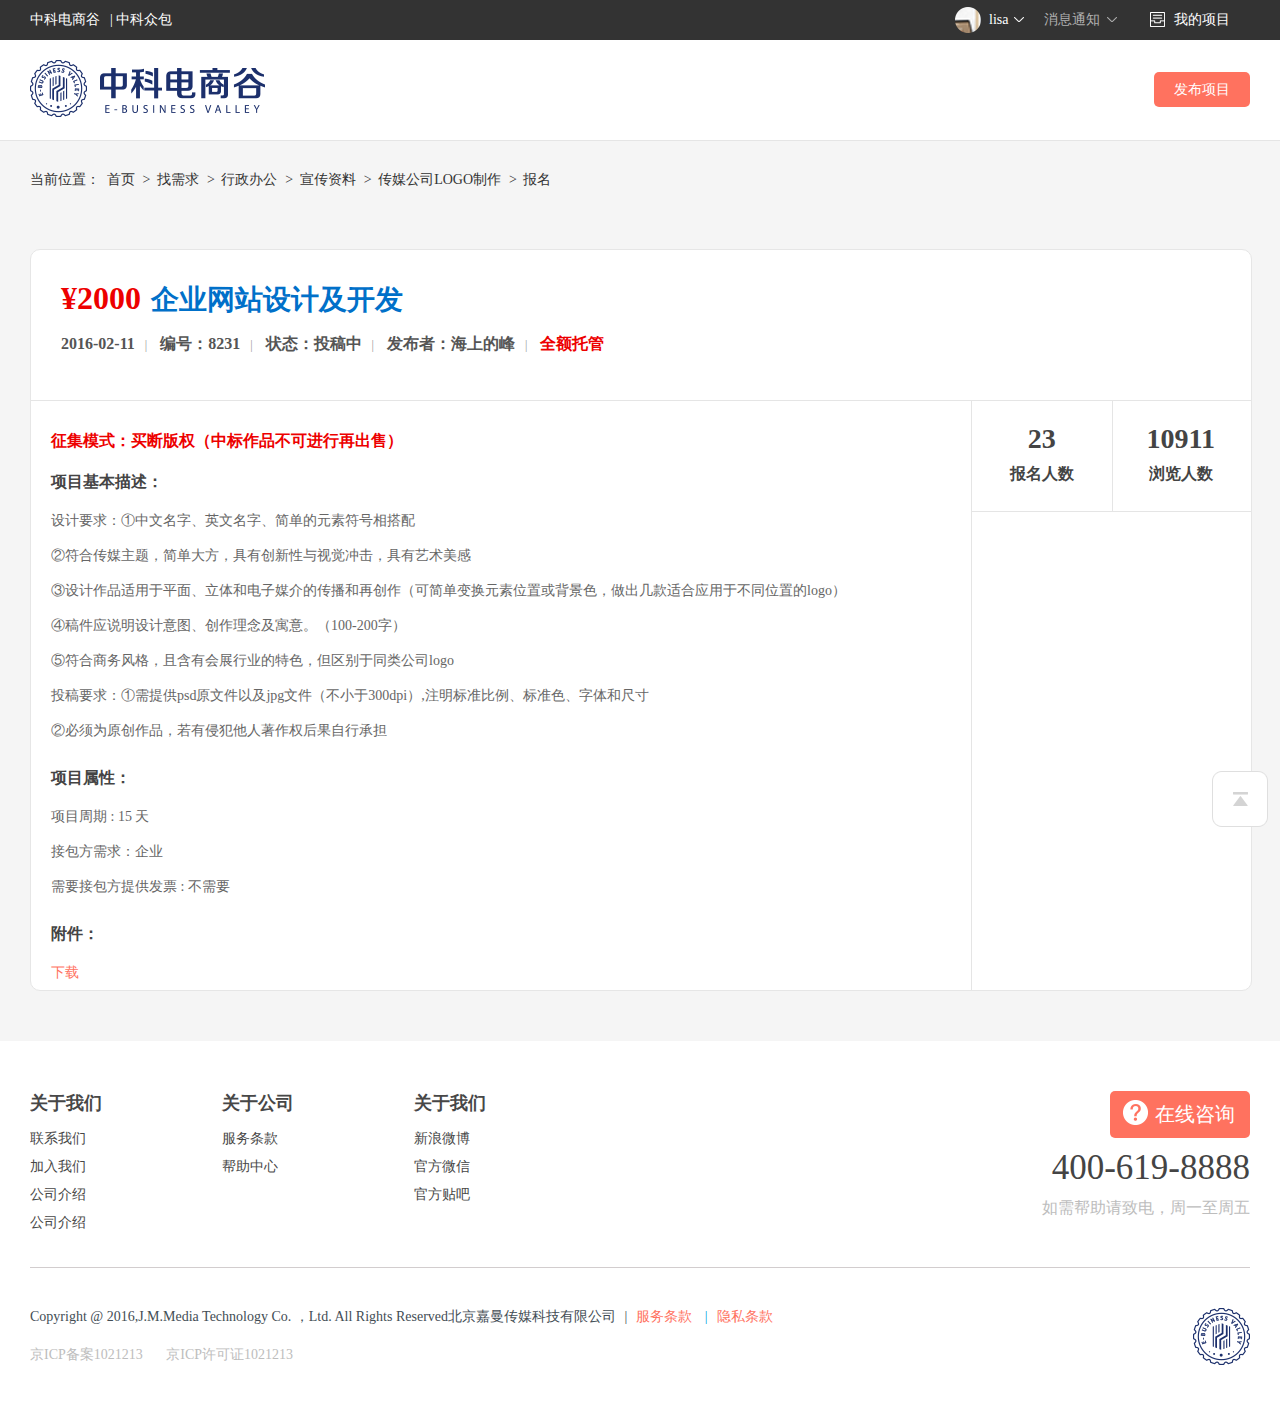
<file: src/main/webapp/proinfo.html>
<!DOCTYPE html>
<html lang="en">
<head>
    <meta charset="UTF-8">
    <title>报名</title>
    <link rel="stylesheet" type="text/css" href="css/share.css" />
    <link rel="stylesheet" type="text/css" href="css/currency.css" />
    <link rel="stylesheet" type="text/css" href="css/base.css" />
    <script type='text/javascript' src='js/jquery-1.9.1.min.js'></script>
    <script type='text/javascript' src='js/script.js'></script>
    <script type='text/javascript' src='js/return.js'></script>
    <script type='text/javascript' src='js/proinfo.js'></script>
    <script type='text/javascript' src='js/ajaxfileupload.js'></script>
</head>
<body>
<!--头部-->
<div class="wm-width100 wm-color-33 head_box">
    <div class="wm-width1220 margin_auto line-height40">
        <div class="wm-size14 wm-ft-ff fl wm-width50">
            <a class="wm-ft-ff wm-padding-right10" href="#">中科电商谷</a>|
            <a class="wm-ft-ff wm-padding-right10" href="#">中科众包</a>
        </div>
        <div class="wm-size14 wm-ft-ff fl wm-width50 text-right">
            <span class="user relative moreLi moreA" href="#">
                <div class="portrait">
                    <span class="radius-wrap"></span>
                    <a href="#" class="header-icon"><img src="img/remen2.png" alt="头像"width="26" height="26" /></a>
                </div>
                <span>lisa</span>
                <img class="wm-padding-bottom2 wm-padding-left2" src="img/xl2.png" alt="箭头" width="10" height="5" />
                <div class="items absolute relative">
                    <i class="arrow"></i>
                    <ul class="down_box">
                        <li class="down down_1"><a href="my.html">个人主页</a></li>
                        <li class="down"><a href="#">退出登录</a></li>
                    </ul>
                </div>
            </span>
            <span class="proj_bx news" href="#">消息通知<img class="wm-padding-bottom2 wm-padding-left7" src="img/xl1.png" alt="箭头"width="10" height="5" /></span>
            <span class="proj_bx project relative moreLi1 moreA1">我的项目
                <div class="items1 absolute relative">
                    <i class="arrow"></i>
                    <ul class="down_box">
                        <li class="down down_1"><a href="#">参与的项目</a></li>
                        <li class="down"><a href="#">发布的项目</a></li>
                    </ul>
                </div>
            </span>
        </div>
    </div>
</div>
<!--logo-->
<div class="wm-width100 logo_box">
    <div class="wm-width1220 margin_auto overflow">
        <h1 class="logo fl"><a href="#"><img src="img/logo.png" alt="logo" width="235" height="57" /></a></h1>
        <div class="fr wm-width wm-height100">
            <a class="elease wm-ridus5" href="release.html">发布项目</a>
        </div>
    </div>
</div>
<!--项目信息-->
<div class="wm-width100 wm-color-f5 wm-padding-bottom50">
    <div class="wm-width1220 margin_auto">
        <div class="overflow wm-padding-tb30  wm-ft-33 wm-size14">
            <span>当前位置：</span>
            <a class="wm-ft-33 wm-padding-lr3 xiaoshou" href="index.html">首页</a><span class="wm-padding-left5">></span>
            <a class="wm-ft-33 wm-padding-lr3 xiaoshou" href="index.html">找需求</a><span class="wm-padding-left5">></span>
            <a class="wm-ft-33 wm-padding-lr3 xiaoshou">行政办公</a><span class="wm-padding-left5">></span>
            <a class="wm-ft-33 wm-padding-lr3 xiaoshou">宣传资料</a><span class="wm-padding-left5">></span>
            <a class="wm-ft-33 wm-padding-lr3 xiaoshou">传媒公司LOGO制作</a><span class="wm-padding-left5">></span>
            <a class="wm-ft-33 wm-padding-lr3 xiaoshou">报名</a>
        </div>
        <div id="signup" class="wm-width100 wm-color-ff wm-ridus10 wm-border-solid-e6e6e6" style="display :none;">
            <div class="overflow wm-border-solid-bottom-e5e5e5">
                <div class="fl fill">
                    <div class="wm-width100">
                        <p class="wm-size20 wm-weight600 wm-ft-33">预计工作周期<img class="wm-padding-left20 wm-padding-bottom3" src="img/bitian.png"/></p>
                        <input class="xiangm_mc wm-ridus8" id="projectCycle" name="projectCycle" value="请输入预计工作周期" onfocus="if(this.value=='请输入预计工作周期') this.value=''" onblur="if(this.value==''){this.value='请输入预计工作周期'}" type="text"/>
                    </div>
                    <div class="wm-width100">
                        <p class="wm-size20 wm-weight600 wm-ft-33">您的优势<img class="wm-padding-left20 wm-padding-bottom3" src="img/bitian.png"/></p>
                        <textarea  class="xiangm_xq wm-ridus10" id="superiority" name="superiority" value="" type="text"></textarea>
                    </div>
                </div>
                <div class="fl upload">
                    <p class="wm-size20 wm-weight600 wm-ft-33">竞标文档</p>
                    <div class="wm-margin-tb20">
                        <a class="display" href="#">
                            <div class="load f7f7f7">
                                <img class="img_2" src="img/tianj.png"/>
                                <input type="file" id="pic" style="width:230px;height:130px;opacity:0;filter:alpha(opacity=0);position:absolute;margin-left:0px;margin-top:-130px;">
                            </div>
                        </a>
                    </div>
                    <div class="wm-size14 wm-ft-55 ">
                        <p class="line-27">文档内容可为：项目计划（里程碑）、里程碑报价、团队成员等</p>
                        <p class="line-27">文件大小不能超过15M。</p>
                        <p class="line-27">支持上传zip,rar,img,jpg,png,gif,doc,txt,docx,xls,xlsx,ppt,pptx和pdf格式的文件</p>
                    </div>
                </div>
            </div>
            <div class="wm-margin-tb30 overflow wm-padding-lr20">
                <div class="fl tgh wm-width50 wm-padding-top15">
                    <input type="radio" id="3" checked="dxsjd_fb checked_fb" name="sport" value="nba">
                    <label name="nba" class="checked_fb dxk_zj_fb" for="3">我已阅读并同意遵守 <span class="wm-ft-ff725f">《中科众包平台用户注册协议》</span></label>
                </div>
                <div class="fl wm-width50 text-right">
                    <button class="task_but wm-ridus5">取消</button>
                    <button class="task_but wm-ridus5 wm-color-f13340 wm-ft-ff">提交审核</button>
                </div>
            </div>
        </div>
        <div class="wm-width100 wm-color-ff wm-ridus10 wm-border-solid-e6e6e6 wm-margin-top30">
            <div class="wm-padding-lr20 wm-padding-tb30 wm-border-solid-bottom-e5e5e5 overflow">
                <div class="fl wm-width70">
                    <h2 class="wm-size28 wm-ft-0070c9 wm-padding-left10"><span class="wm-ft-ed0000 wm-size32 wm-padding-right10">¥2000</span>企业网站设计及开发</h2>
                    <div class="wm-ft-99 wm-padding-tb15">
                        <span class="wm-size16 wm-ft-55 wm-weight600 wm-padding-lr10">2016-02-11</span>|
                        <span class="wm-size16 wm-ft-55 wm-weight600 wm-padding-lr10">编号：<span>8231</span></span>|
                        <span class="wm-size16 wm-ft-55 wm-weight600 wm-padding-lr10">状态：<span>投稿中</span></span>|
                        <span class="wm-size16 wm-ft-55 wm-weight600 wm-padding-lr10">发布者：<span>海上的峰</span></span>|
                        <span class="wm-size16 wm-ft-55 wm-weight600 wm-padding-lr10 wm-ft-ed0000">全额托管</span>
                    </div>
                </div>
                <div class="fl wm-width30 text-right">
                    <button class="task_but_2" style="display: none;">报名</button>
                </div>
            </div>
            <div class="wm-width100 overflow">
                <div class="brief fl">
                    <p class="wm-size16 wm-ft-ed0000 wm-weight600">征集模式：买断版权（中标作品不可进行再出售）</p>
                    <div class="wm-size16 ">
                        <span class="display wm-weight600 wm-ft-44 wm-padding-top20 wm-padding-bottom10">项目基本描述：</span>
                        <p class="wm-ft-66 wm-size14 line-height35">设计要求：①中文名字、英文名字、简单的元素符号相搭配</p>
                        <p class="wm-ft-66 wm-size14 line-height35">②符合传媒主题，简单大方，具有创新性与视觉冲击，具有艺术美感</p>
                        <p class="wm-ft-66 wm-size14 line-height35">③设计作品适用于平面、立体和电子媒介的传播和再创作（可简单变换元素位置或背景色，做出几款适合应用于不同位置的logo）</p>
                        <p class="wm-ft-66 wm-size14 line-height35">④稿件应说明设计意图、创作理念及寓意。（100-200字）</p>
                        <p class="wm-ft-66 wm-size14 line-height35">⑤符合商务风格，且含有会展行业的特色，但区别于同类公司logo </p>
                        <p class="wm-ft-66 wm-size14 line-height35">投稿要求：①需提供psd原文件以及jpg文件（不小于300dpi）,注明标准比例、标准色、字体和尺寸</p>
                        <p class="wm-ft-66 wm-size14 line-height35">②必须为原创作品，若有侵犯他人著作权后果自行承担</p>
                    </div>
                    <div class="wm-size16 ">
                        <span class="display wm-weight600 wm-ft-44 wm-padding-top20 wm-padding-bottom10">项目属性：</span>
                        <p class="wm-ft-66 wm-size14 line-height35">项目周期 :  15 天</p>
                        <p class="wm-ft-66 wm-size14 line-height35">接包方需求：企业</p>
                        <p class="wm-ft-66 wm-size14 line-height35">需要接包方提供发票 :  不需要</p>
                    </div>
                    <div class="wm-size16 ">
                        <span class="display wm-weight600 wm-ft-44 wm-padding-top20 wm-padding-bottom10">附件：</span>
                        <p class="wm-ft-66 wm-size14 line-height35"><a class="wm-ft-ff725f" href="#">下载</a></p>
                    </div>
                </div>
                <div class="logical fl">
                    <ul class="wm-width100 overflow wm-border-solid-bottom-e5e5e5">
                        <li class="fl wm-width50 text-center wm-padding-tb20 wm-border-solid-right-e5e5e5 ">
                            <span class="display wm-size28 wm-ft-44 wm-weight600 line-height35">23</span>
                            <span class="display wm-size16 wm-ft-44 wm-weight600 line-height35">报名人数</span>
                        </li>
                        <li class="fl wm-width49 text-center  wm-padding-tb20 ">
                            <span class="display wm-size28 wm-ft-44 wm-weight600 line-height35">10911</span>
                            <span class="display wm-size16 wm-ft-44 wm-weight600 line-height35">浏览人数</span>
                        </li>
                    </ul>

                    <ul class="wm-width100 sche" id="xmbm">
                        <li class="techno wm-ft-ff725f">发布需求, 提交审核<span class="process_lc"></span></li>
                        <li class="techno wm-ft-ff725f">托管赏金<span class="process_lc"></span></li>
                        <li class="techno wm-color-ffe8e5">报名中<span class="process_lc process_lc2"></span></li>
                        <li class="techno">选标，实施中<span class="process_lc process_lc"></span></li>
                        <li class="techno">完成<span class="process_lc process_lc3"></span></li>
                        <li class="techno">评价<span class="process_lc process_lc3"></span></li>
                    </ul>

                    <ul class="wm-width100 sche" id="xmgb">
                        <li class="techno wm-ft-ff725f">发布需求, 提交审核<span class="process_lc"></span></li>
                        <li class="techno wm-ft-ff725f">托管赏金<span class="process_lc"></span></li>
                        <li class="techno wm-ft-ff725f">报名截止<span class="process_lc"></span></li>
                        <li class="techno wm-ft-ff725f">选标，实施中<span class="process_lc"></span></li>
                        <li class="techno wm-color-ffe8e5">项目已关闭<span class="process_lc process_lc2"></span></li>
                    </ul>

                    <ul class="wm-width100 sche" id="xmss">
                        <li class="techno wm-ft-ff725f">发布需求, 提交审核<span class="process_lc"></span></li>
                        <li class="techno wm-ft-ff725f">托管赏金<span class="process_lc"></span></li>
                        <li class="techno wm-ft-ff725f">报名截止<span class="process_lc"></span></li>
                        <li class="techno wm-color-ffe8e5">选标，实施中<span class="process_lc process_2c"></span></li>
                        <li class="techno">完成<span class="process_lc process_lc3"></span></li>
                        <li class="techno">评价<span class="process_lc process_lc3"></span></li>
                    </ul>

                    <ul class="wm-width100 sche" id="xmwc">
                        <li class="techno wm-ft-ff725f">发布需求, 提交审核<span class="process_lc"></span></li>
                        <li class="techno wm-ft-ff725f">托管赏金<span class="process_lc"></span></li>
                        <li class="techno wm-ft-ff725f">报名截止<span class="process_lc"></span></li>
                        <li class="techno wm-ft-ff725f">选标，实施中<span class="process_lc"></span></li>
                        <li class="techno wm-ft-ff725f">完成<span class="process_lc"></span></li>
                        <li class="techno wm-color-ffe8e5">评价<span class="process_lc  process_2c"></span></li>
                    </ul>

                </div>
            </div>
        </div>
        <div class="wm-margin-top20 wm-color-ff wm-ridus10 wm-border-solid-e6e6e6 line-height80 overflow" id="zbxx" style="display: none;">
            <div class="fl wm-width12 text-center wm-border-solid-right-e5e5e5 wm-size20 wm-weight600 wm-ft-33">中标方</div>
            <div class="fl wm-width87 relative">
                <div class="portrait_xm">
                    <span class="radius-wrap_xm"></span>
                    <a href="#" class="header-icon_xm"><img class="wm-margin-bottom4" src="img/remen2.png" alt="头像"width="40" height="40" /></a>
                </div>
                <span class="zhongzhe">中*****方</span>
            </div>
        </div>

        <div class="wm-margin-top20 wm-color-ff wm-ridus10 wm-border-solid-e6e6e6 overflow" id="comment" style="display: none;">
            <div class="fl wm-width12 text-center wm-border-solid-right-e5e5e5 wm-size20 wm-weight600 wm-ft-33 line-height80">总体评价</div>
            <div class="fl wm-width87 relative spot_1">
                <span class="display-inline wm-padding-left40 wm-padding-right20">
                    <i class="fl wm-padding-right4"><img src="img/xx.png"/></i>
                    <i class="fl wm-padding-right4"><img src="img/xx.png"/></i>
                    <i class="fl wm-padding-right4"><img src="img/xx.png"/></i>
                    <i class="fl wm-padding-right4"><img src="img/xx.png"/></i>
                    <i class="fl wm-padding-right4"><img src="img/xx1.png"/></i>
                    <span class="wm-size18 wm-ft-ed0000 wm-weight600 wm-padding-left5 wm-margin-bottom3">4.0</span>
                </span>
                <span class="wm-size14 wm-weight600 wm-ft-55 line-height80">设计作品适用于平面、设计作品适用于平面立体和电子媒介的传播和再创作（可简单变换元素位置或背景色，做出几款适合应用于不同位置的logo）</span>
            </div>
        </div>

    </div>
</div>














<!--尾部-->
<div class="wm-width1220 margin_auto_20 wm-padding-top30">
    <div class="wm-width100 wm-border-solid-bottom-d2cdce overflow wm-padding-bottom30">
        <div class="wm-width60 overflow fl">
            <dl class="wm-padding-right120 fl">
                <dt class="wm-size18 wm-weight600 wm-ft-44 wm-padding-bottom10"><a href="#">关于我们</a></dt>
                <dd class="wm-size14 wm-ft-66 wm-padding-tb5"><a href="#">联系我们</a></dd>
                <dd class="wm-size14 wm-ft-66 wm-padding-tb5"><a href="#">加入我们</a></dd>
                <dd class="wm-size14 wm-ft-66 wm-padding-tb5"><a href="#">公司介绍</a></dd>
                <dd class="wm-size14 wm-ft-66 wm-padding-tb5"><a href="#">公司介绍</a></dd>
            </dl>
            <dl class="wm-padding-right120 fl">
                <dt class="wm-size18 wm-weight600 wm-ft-44 wm-padding-bottom10"><a href="#">关于公司</a></dt>
                <dd class="wm-size14 wm-ft-66 wm-padding-tb5"><a href="#">服务条款</a></dd>
                <dd class="wm-size14 wm-ft-66 wm-padding-tb5"><a href="#">帮助中心</a></dd>
            </dl>
            <dl class="wm-padding-right120 fl">
                <dt class="wm-size18 wm-weight600 wm-ft-44 wm-padding-bottom10"><a href="#">关于我们</a></dt>
                <dd class="wm-size14 wm-ft-66 wm-padding-tb5"><a href="#">新浪微博</a></dd>
                <dd class="wm-size14 wm-ft-66 wm-padding-tb5"><a href="#">官方微信</a></dd>
                <dd class="wm-size14 wm-ft-66 wm-padding-tb5"><a href="#">官方贴吧</a></dd>
            </dl>
        </div>
        <div class="wm-width40 fl text-right">
            <a href="#" class="zix_but wm-ridus5">在线咨询</a>
            <p class="wm-size35 wm-ft-44 wm-padding-tb10">400-619-8888</p>
            <p class="wm-size16 wm-ft-bdbdbd">如需帮助请致电，周一至周五</p>
        </div>
    </div>
    <div class="wm-width100 overflow wm-padding-top40 wm-padding-bottom25">
        <div class="wm-width80 fl">
            <p class="wm-size14 wm-ft-434d55">
                <span class="wm-padding-right5">Copyright @ 2016,J.M.Media Technology Co. ，Ltd. All Rights Reserved北京嘉曼传媒科技有限公司</span>
                |<a href="#" class="wm-ft-ff725f wm-padding-lr9">服务条款</a>
                <span class="wm-ft-00a4df">|</span><a href="#" class="wm-ft-ff725f wm-padding-lr9">隐私条款</a>
            </p>
            <p class="wm-padding-top20 wm-size14 wm-ft-bdbdbd">
                <span class="wm-padding-right20">京ICP备案1021213</span>
                <span>京ICP许可证1021213 </span>
            </p>
        </div>
        <div class="wm-width20 fl text-right">
            <img src="img/bah.png"/>
        </div>
    </div>
</div>
<!--返回顶部-->
<div id="CfloatBtn" class="CfloatBtn">
    <span id="scroll_Top" class="scroll_Top" onclick="$.$w.windowScroll(0);"></span>
</div>
</body>
</html>
</file>
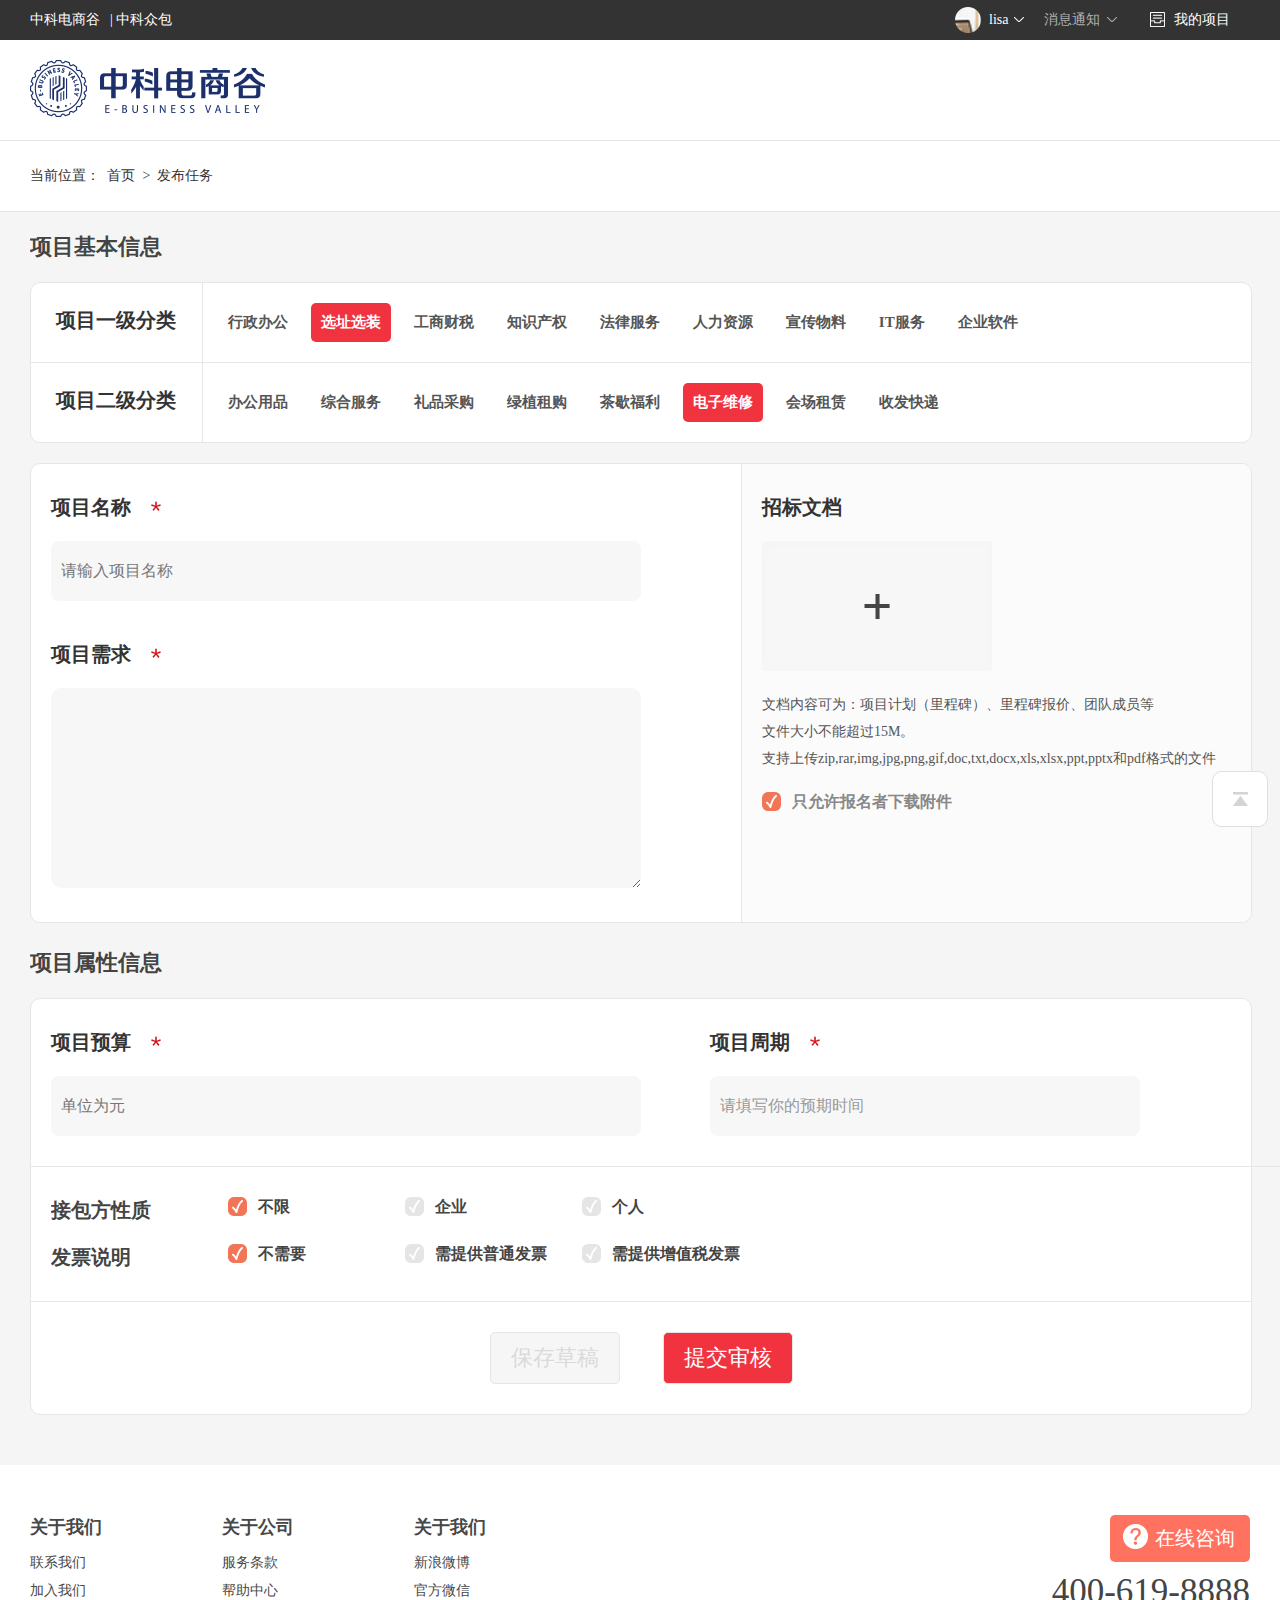
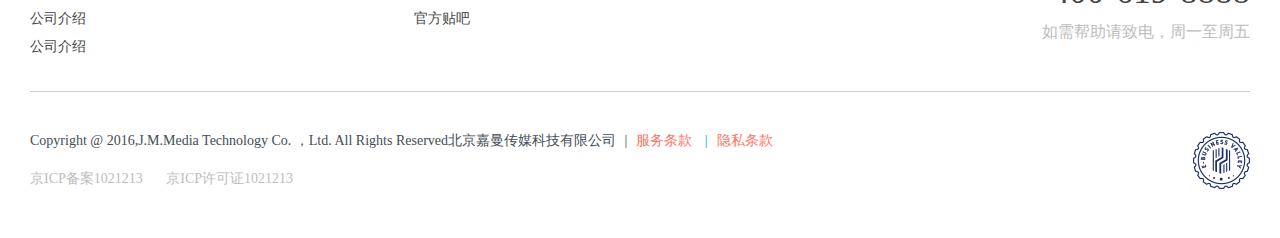
<file: src/main/webapp/release.html>
<!DOCTYPE html>
<html lang="en">
<head>
    <meta charset="UTF-8">
    <title>发布任务</title>
    <link rel="stylesheet" type="text/css" href="css/share.css" />
    <link rel="stylesheet" type="text/css" href="css/currency.css" />
    <link rel="stylesheet" type="text/css" href="css/base.css" />
    <script type='text/javascript' src='js/jquery-1.9.1.min.js'></script>
    <script type='text/javascript' src='js/script.js'></script>
    <script type='text/javascript' src='js/return.js'></script>
    <script type='text/javascript' src='js/release.js'></script>
    <script type='text/javascript' src='js/ajaxfileupload.js'></script>

</head>
<body>
<!--头部-->
<div class="wm-width100 wm-color-33 head_box">
    <div class="wm-width1220 margin_auto line-height40">
        <div class="wm-size14 wm-ft-ff fl wm-width50">
            <a class="wm-ft-ff wm-padding-right10" href="#">中科电商谷</a>|
            <a class="wm-ft-ff wm-padding-right10" href="#">中科众包</a>
        </div>
        <div class="wm-size14 wm-ft-ff fl wm-width50 text-right">
            <span class="user relative moreLi moreA" href="#">
                <div class="portrait">
                    <span class="radius-wrap"></span>
                    <a href="#" class="header-icon"><img src="img/remen2.png" alt="头像"width="26" height="26" /></a>
                </div>
                <span>lisa</span>
                <img class="wm-padding-bottom2 wm-padding-left2" src="img/xl2.png" alt="箭头" width="10" height="5" />
                <div class="items absolute relative">
                    <i class="arrow"></i>
                    <ul class="down_box">
                        <li class="down down_1"><a href="my.html">个人主页</a></li>
                        <li class="down"><a href="#">退出登录</a></li>
                    </ul>
                </div>
            </span>
            <span class="proj_bx news" href="#">消息通知<img class="wm-padding-bottom2 wm-padding-left7" src="img/xl1.png" alt="箭头"width="10" height="5" /></span>
            <span class="proj_bx project relative moreLi1 moreA1">我的项目
                <div class="items1 absolute relative">
                    <i class="arrow"></i>
                    <ul class="down_box">
                        <li class="down down_1"><a href="#">参与的项目</a></li>
                        <li class="down"><a href="#">发布的项目</a></li>
                    </ul>
                </div>
            </span>
        </div>
    </div>
</div>
<!--logo-->
<div class="wm-width100 logo_box">
    <div class="wm-width1220 margin_auto overflow">
        <h1 class="logo fl"><a href="#"><img src="img/logo.png" alt="logo" width="235" height="57" /></a></h1>
        <div class="fr wm-width wm-height100">
            <!--<a class="elease wm-ridus5" href="#">发布项目</a>-->
        </div>
    </div>
</div>
<!--我的位置-->
<div class="wm-width100 line-height70 wm-border-solid-bottom-e5e5e5 wm-color-ff">
    <div class="wm-width1220 margin_auto wm-ft-33 wm-size14">
        <span>当前位置：</span>
        <a class="wm-ft-33 wm-padding-lr3 xiaoshou" href="index.html">首页</a><span class="wm-padding-left5">></span>
        <a class="wm-ft-33 wm-padding-lr3 xiaoshou">发布任务</a>
    </div>
</div>
<!--项目信息-->
<form id="projectInfo">
<div class="wm-width100 wm-color-f5 wm-padding-bottom50">
    <div class="wm-width1220 margin_auto">
        <div class="overflow wm-padding-tb20">
            <h6 class="wm-size22 wm-ft-44 wm-width75 fl">项目基本信息</h6>
        </div>
        <div class="wm-width100 wm-color-ff wm-ridus10 wm-border-solid-e6e6e6">
            <input type="hidden" id="picUrl"  name="picUrl" />
            <dl class="wm-width100 overflow wm-border-solid-bottom-e6e6e6">
                <dt class="wm-width14 spot_1 text-center wm-size20 wm-weight600 wm-ft-33 line-height75 fl">项目一级分类</dt>
                <dd class="fl wm-width84 wm-padding-lr10 wm-border-solid-left-e6e6e6 wm-padding-tb15">
                    <a class="screen" href="#">行政办公</a>
                    <a class="screen screen_xz wm-ridus5" href="#">选址选装</a>
                    <a class="screen" href="#">工商财税</a>
                    <a class="screen" href="#">知识产权</a>
                    <a class="screen" href="#">法律服务</a>
                    <a class="screen" href="#">人力资源</a>
                    <a class="screen" href="#">宣传物料</a>
                    <a class="screen" href="#">IT服务</a>
                    <a class="screen" href="#">企业软件</a>
                    <input type="hidden" id="class1"  name="class1" value="选址选装"/>
                </dd>
            </dl>
            <dl class="wm-width100 overflow">
                <dt class="wm-width14 spot_1 text-center wm-size20 wm-weight600 wm-ft-33 line-height75 fl">项目二级分类</dt>
                <dd class="fl wm-width84 wm-padding-lr10 wm-border-solid-left-e6e6e6 wm-padding-tb15">
                    <a class="screen" href="#">办公用品</a>
                    <a class="screen" href="#">综合服务</a>
                    <a class="screen" href="#">礼品采购</a>
                    <a class="screen" href="#">绿植租购</a>
                    <a class="screen" href="#">茶歇福利</a>
                    <a class="screen screen_xz wm-ridus5" href="#">电子维修</a>
                    <a class="screen" href="#">会场租赁</a>
                    <a class="screen" href="#">收发快递</a>
                    <input type="hidden" id="class2"  name="class2" value="电子维修"/>
                </dd>
            </dl>
        </div>
        <div class="wm-width100 wm-color-ff wm-ridus10 wm-border-solid-e6e6e6 overflow wm-margin-top20">
            <div class="fl fill">
                <div class="wm-width100">
                    <p class="wm-size20 wm-weight600 wm-ft-33">项目名称<img class="wm-padding-left20 wm-padding-bottom3" src="img/bitian.png"/></p>
                    <input class="xiangm_mc wm-ridus8" id="projectName" name="projectName"  value="请输入项目名称" onfocus="if(this.value=='请输入项目名称') this.value=''" onblur="if(this.value==''){this.value='请输入项目名称'}" type="text"/>
                </div>
                <div class="wm-width100">
                    <p class="wm-size20 wm-weight600 wm-ft-33">项目需求<img class="wm-padding-left20 wm-padding-bottom3" src="img/bitian.png"/></p>
                    <textarea  class="xiangm_xq wm-ridus10" id="projectRequ" name="projectRequ" value="" type="text"></textarea>                </div>
            </div>
            <div class="fl upload">
                <p class="wm-size20 wm-weight600 wm-ft-33">招标文档</p>
                <div class="wm-margin-tb20">
                    <a class="display" href="javascript:;">
                        <div class="load f7f7f7">
                            <img class="img_2" src="img/tianj.png"/>
                            <input type="file" id="pic" style="width:230px;height:130px;opacity:0;filter:alpha(opacity=0);position:absolute;margin-left:0px;margin-top:-130px;">
                        </div>
                    </a>
                </div>
                <div class="wm-size14 wm-ft-55 ">
                    <p class="line-27">文档内容可为：项目计划（里程碑）、里程碑报价、团队成员等</p>
                    <p class="line-27">文件大小不能超过15M。</p>
                    <p class="line-27">支持上传zip,rar,img,jpg,png,gif,doc,txt,docx,xls,xlsx,ppt,pptx和pdf格式的文件</p>
                </div>
                <div class="wm-margin-top20 tgh line-height20">
                    <input type="radio" id="3" checked="dxsjd_fb" name="allow" value="只允许报名者下载附件">
                    <label class="checked_fb dxk_zj_fb" for="3">只允许报名者下载附件</label>
                </div>
            </div>
        </div>
        <div class="wm-width1220 margin_auto">
            <div class="overflow wm-padding-top25 wm-padding-bottom20">
                <h6 class="wm-size22 wm-ft-44 wm-width75 fl">项目属性信息</h6>
            </div>
            <div class="wm-width100 wm-color-ff wm-ridus10 wm-border-solid-e6e6e6">
                <div class="wm-width100 wm-border-solid-bottom-e6e6e6 overflow wm-padding-tb30 wm-padding-lr20">
                    <div class="fl wm-width54">
                        <p class="wm-size20 wm-weight600 wm-ft-33">项目预算<img class="wm-padding-left20 wm-padding-bottom3" src="img/bitian.png"/></p>
                        <input class="xiangm_mc wm-ridus8 wm-margin-bottom0" id="projectBudget" name="projectBudget"  value="单位为元" onfocus="if(this.value=='单位为元') this.value=''" onblur="if(this.value==''){this.value='单位为元'}" type="text"/>
                    </div>
                    <div class="fl wm-width46">
                        <p class="wm-size20 wm-weight600 wm-ft-33">项目周期<img class="wm-padding-left20 wm-padding-bottom3" src="img/bitian.png"/></p>
                        <input class="xiangm_zq wm-ridus8 wm-margin-bottom0" id="projectCycle" name="projectCycle"  value="请填写你的预期时间" onfocus="if(this.value=='请填写你的预期时间') this.value=''" onblur="if(this.value==''){this.value='请填写你的预期时间'}" type="text"/>
                    </div>
                </div>
                <div class="wm-border-solid-bottom-e6e6e6 overflow wm-padding-tb20 wm-padding-lr20">
                    <dl class="overflow orry wm-padding-tb10">
                        <dt class="fl wm-size20 wm-weight600 wm-ft-44 wm-width15">接包方性质</dt>
                        <dd class="fl wm-width15">
                            <input type="radio" id="1" checked="checked_fb dxsjd_fb" name="sport" value="不限">
                            <label name="nba1" class="checked_fb hange" for="1">不限</label></dd>
                        <dd class="fl wm-width15">
                            <input type="radio"  name="sport" class="dxsjd_fb" value="企业">
                            <label name="cba1" class="hange">企业</label>
                        </dd>
                        <dd class="fl wm-width15">
                            <input type="radio"  name="sport" class="dxsjd_fb" value="个人">
                            <label name="cba1" class="hange">个人</label>
                        </dd>
                    </dl>
                    <dl class="overflow orry_1 wm-padding-tb10">
                        <dt class="fl wm-size20 wm-weight600 wm-ft-44 wm-width15">发票说明</dt>
                        <dd class="fl wm-width15">
                            <input type="radio" id="2" checked="checked_fb dxsjd_fb" name="invoice" value="不需要">
                            <label name="nba1" class="checked_fb hange" for="2">不需要</label></dd>
                        <dd class="fl wm-width15">
                            <input type="radio"  name="invoice" class="dxsjd_fb" value="需提供普通发票">
                            <label name="nba1" class="hange" >需提供普通发票</label>
                        </dd>
                        <dd class="fl wm-width15">
                            <input type="radio"  name="invoice" class="dxsjd_fb" value="需提供增值税发票">
                            <label name="nba1" class="hange" >需提供增值税发票</label>
                        </dd>
                    </dl>
                </div>
                <div class="text-center wm-padding-tb30">
                    <button class="task_but wm-ridus5">保存草稿</button>
                    <button class="task_but wm-ridus5 wm-color-f13340 wm-ft-ff">提交审核</button>
                </div>
            </div>
        </div>
    </div>
</div>
</form>







<!--尾部-->
<div class="wm-width1220 margin_auto_20 wm-padding-top30">
    <div class="wm-width100 wm-border-solid-bottom-d2cdce overflow wm-padding-bottom30">
        <div class="wm-width60 overflow fl">
            <dl class="wm-padding-right120 fl">
                <dt class="wm-size18 wm-weight600 wm-ft-44 wm-padding-bottom10"><a href="#">关于我们</a></dt>
                <dd class="wm-size14 wm-ft-66 wm-padding-tb5"><a href="#">联系我们</a></dd>
                <dd class="wm-size14 wm-ft-66 wm-padding-tb5"><a href="#">加入我们</a></dd>
                <dd class="wm-size14 wm-ft-66 wm-padding-tb5"><a href="#">公司介绍</a></dd>
                <dd class="wm-size14 wm-ft-66 wm-padding-tb5"><a href="#">公司介绍</a></dd>
            </dl>
            <dl class="wm-padding-right120 fl">
                <dt class="wm-size18 wm-weight600 wm-ft-44 wm-padding-bottom10"><a href="#">关于公司</a></dt>
                <dd class="wm-size14 wm-ft-66 wm-padding-tb5"><a href="#">服务条款</a></dd>
                <dd class="wm-size14 wm-ft-66 wm-padding-tb5"><a href="#">帮助中心</a></dd>
            </dl>
            <dl class="wm-padding-right120 fl">
                <dt class="wm-size18 wm-weight600 wm-ft-44 wm-padding-bottom10"><a href="#">关于我们</a></dt>
                <dd class="wm-size14 wm-ft-66 wm-padding-tb5"><a href="#">新浪微博</a></dd>
                <dd class="wm-size14 wm-ft-66 wm-padding-tb5"><a href="#">官方微信</a></dd>
                <dd class="wm-size14 wm-ft-66 wm-padding-tb5"><a href="#">官方贴吧</a></dd>
            </dl>
        </div>
        <div class="wm-width40 fl text-right">
            <a href="#" class="zix_but wm-ridus5">在线咨询</a>
            <p class="wm-size35 wm-ft-44 wm-padding-tb10">400-619-8888</p>
            <p class="wm-size16 wm-ft-bdbdbd">如需帮助请致电，周一至周五</p>
        </div>
    </div>
    <div class="wm-width100 overflow wm-padding-top40 wm-padding-bottom25">
        <div class="wm-width80 fl">
            <p class="wm-size14 wm-ft-434d55">
                <span class="wm-padding-right5">Copyright @ 2016,J.M.Media Technology Co. ，Ltd. All Rights Reserved北京嘉曼传媒科技有限公司</span>
                |<a href="#" class="wm-ft-ff725f wm-padding-lr9">服务条款</a>
                <span class="wm-ft-00a4df">|</span><a href="#" class="wm-ft-ff725f wm-padding-lr9">隐私条款</a>
            </p>
            <p class="wm-padding-top20 wm-size14 wm-ft-bdbdbd">
                <span class="wm-padding-right20">京ICP备案1021213</span>
                <span>京ICP许可证1021213 </span>
            </p>
        </div>
        <div class="wm-width20 fl text-right">
            <img src="img/bah.png"/>
        </div>
    </div>
</div>
<!--返回顶部-->
<div id="CfloatBtn" class="CfloatBtn">
    <span id="scroll_Top" class="scroll_Top" onclick="$.$w.windowScroll(0);"></span>
</div>
</body>
</html>
</file>
<file: src/main/webapp/css/share.css>
/*顶部*/
.head_box{height: 40px;}
.project{display: inline-block; width: 100px; background: url("../img/hea1.png") no-repeat 20px 12px; padding-right: 20px;cursor:pointer;}
.proj_bx:hover{background: #424242;}
.project:hover{background:#424242 url("../img/hea1.png") no-repeat 20px 12px;}
.user{display: inline-block; color: #fff;cursor:pointer; padding: 0 6px;}
.news{display: inline-block; color: #b0b0b0;cursor:pointer; padding: 0 10px;}
/*头像圆角*/
.portrait{display: inline-block; position: absolute; top:7px; left: -28px; width: 26px; height: 40px;}
.radius-wrap{width:26px; height:26px; position:absolute; left:0;top:0px; background:url(../img/remen.png) no-repeat center; display: inline-block; }
.header-icon{display: block; width:26px; height:26px;}
/*用户名下拉*/
.items{width: 110px; height:auto; border: 1px solid #e5e5e5; background: #fff; display: none; top: 40px; left: -25px; padding: 5px; z-index: 999;-webkit-box-shadow:0 0 20px #dfdfdf;z-index: 999;  -moz-box-shadow:0 0 20px #dfdfdf;  box-shadow:0 0 20px #dfdfdf; padding:5px;}
.items1{width: 110px; height:auto; border: 1px solid #e5e5e5; background: #fff; display: none; top:40px; left:0px; -webkit-box-shadow:0 0 20px #dfdfdf;z-index: 999;  -moz-box-shadow:0 0 20px #dfdfdf;  box-shadow:0 0 20px #dfdfdf; padding:5px;}
.arrow{display: block; width: 21px; height: 12px; background: url("../img/jiant.png") no-repeat 0px 0px; position: absolute; left:50px; top: -12px;}
.down_box{padding:5px 10px 3px 10px;}
.down{line-height: 35px; text-align: center; font-size: 12px;}
.down_1{border-bottom: 1px solid #e5e5e5;}

/*logo*/
.logo_box{height: 100px; border-bottom: 1px solid #e5e5e5;}
.logo{display: inline-block; width: 235px; height: 100%; padding-top: 20px; padding-right: 100px;}
.fication{font-size: 24px; color: #e5e5e5; font-weight: 600; line-height: 100px; display: inline-block; padding-right:10px; position: relative;}
.fiton{display: inline-block; width: 26px; height: 2px; background: #ff725f; position: absolute; bottom:30px; left:25px;}
.fication_xz{color: #ff725f;}
.elease{ line-height: 100px; background: #ff725f; padding: 10px 20px; color: #fff; font-size: 14px;}
.elease:hover{color: #fff;}

/*导航*/
.nav_box{height: 70px;border-bottom: 1px solid #e5e5e5;}
.nav_dy{display:inline-block; line-height: 70px; font-size: 18px; font-weight: 600; padding-right:40px;}
.subNavWrapper {width: 100%;  height:120px;  position: absolute; top:71px;  z-index: 1;  display: none; background: #fff;border-bottom: 1px solid #e5e5e5;  }
.subNavSet {width: 1220px;  height: 120px;  margin: 0 auto;  position: relative; text-align: center;}
.subNav {position: relative;  display: none;  }
.xl_nr{line-height: 120px; padding: 0 20px; font-size: 18px;}

/*优秀人才推荐*/
.modity{width: 224px; float: left; margin-top: 15px; margin-right: 20px;}
.cpt_1{height: 200px;}
.service:hover{color: #fff; cursor:pointer;}
.mod_icon1{position: absolute; left:75px; top:9px;}
.rojection{ -webkit-box-shadow:0 0 20px #dfdfdf;  -moz-box-shadow:0 0 20px #dfdfdf;  box-shadow:0 0 20px #dfdfdf; background: #fafafa;}
.into{display: none;}
.modity:hover dd{ -webkit-box-shadow:0 0 20px #dfdfdf;  -moz-box-shadow:0 0 20px #dfdfdf;  box-shadow:0 0 20px #dfdfdf; cursor:pointer;}
.modity:hover .xingji_box{display: none;}
.modity:hover .kised{display: none; padding: 0px;}
.modity:hover .into{display: block;}

/*需求任务*/
.left_box{width: 288px; margin-right: 20px;}
.right_box{width: 910px;}
input[type="radio"] {margin: 3px 3px 0px 5px;  display: none;}
.dxk_zj {padding-left: 35px;  cursor: pointer;  background: url(../img/bj.gif) no-repeat left top; }
.checked {background-position: left bottom;}
.dxk_zj{font-size: 16px; color: #555; height: 24px; display: inline-block; font-weight: 600;}
.dxsjd{width: 24px; height:24px;}
.arch{width: 85%; height: 34px; line-height: 34px; border: 1px solid #e5e5e5; color: #888; padding-left: 10px;}
.arch_icon{display: inline-block; width: 20px; height:21px; background: url("../img/fdj.png") no-repeat; position: absolute; top: 7px; right:35px;}
.commodity{width: 301px;}
.commodity:hover{background: url("../img/dl_bj.png") no-repeat;}
.commodity:hover .into{display: block;}
.commodity:hover .xingji_box,
.commodity:hover .kised{display: none;}
.portrait_1{display: inline-block; position: absolute;  width: 200px; height:auto; left: 50px;}
.radius-wrap_1{width:200px; height:200px; position:absolute; left:0; top:0px; background:url(../img/dbj.png) no-repeat center; display: inline-block; }
.header-icon_1{display: block; width:200px; height:200px;padding-left: 50px;}
.mod_icon2{position: absolute; left:105px; top:9px;}


/*发布任务*/
.screen{display: inline-block; padding: 10px 10px; font-weight: 600; font-size: 15px; color: #555; margin:5px;}
.screen_xz{background: #f13340; color: #fff;}
.screen_xz:hover{color: #fff;}
.fill{width: 670px; border-right: 1px solid #e5e5e5; padding: 30px 20px;}
.xiangm_mc{line-height: 60px; height: 60px; width:570px; background: #f7f7f7; color: #777; font-size: 16px; padding: 0 10px; margin: 20px 0px 40px 0px;}
.xiangm_xq{ width:570px; height: 180px; margin-top: 20px; background: #f7f7f7; padding:10px; font-size: 16px; line-height: 25px;}
.upload{width:469px; height: 100%; padding: 30px 20px; background: #fbfbfb; padding-bottom: 300px; margin-bottom: -300px;}
.load{width: 230px; height: 130px; background: #f7f7f7;}
.dxk_zj_fb{font-size: 16px; color: #888; height: 19px; display: inline-block; font-weight: 600; padding-left:30px;  cursor: pointer;  background: url(../img/bj1.gif) no-repeat left top;}
.dxsjd_fb{width: 19px; height:19px;}
.hange{font-size: 16px; color: #444; height: 19px; display: inline-block; font-weight: 600; padding-left:30px;  cursor: pointer;  background: url(../img/bj1.gif) no-repeat left top;}
.checked_fb {background-position: left bottom;}
.xiangm_zq{line-height: 60px; height: 60px; width:410px; background: #f7f7f7; color: #999; font-size: 16px; padding: 0 10px; margin: 20px 0px 0px 0px;}


/*报名*/
.brief{width: 900px; border-right: 1px solid #e5e5e5; padding: 30px 20px; padding-bottom: 3000px; margin-bottom: -3000px;}
.logical{width: 279px; z-index: 999;padding-bottom: 3000px; margin-bottom: -3000px;}
.techno{line-height: 70px; height: 70px; padding-left: 40px; font-size: 18px; font-weight: 600; color: #474747; position: relative;}
.process_lc{display:inline-block; width: 35px; height: 35px; background: url("../img/liu1.png") no-repeat center center; position: absolute; left:-17px; top: 18px;}
.process_lc2{ background: url("../img/liu2.png") no-repeat center center; position: absolute; left:-17px; top: 18px;}
.process_lc3{ background: url("../img/liu3.png") no-repeat center center; position: absolute; left:-17px; top: 18px;}
.portrait_xm{display: inline-block; position: absolute; top:20px; left:40px; width: 40px; height: 40px;}
.radius-wrap_xm{width:40px; height:40px; position:absolute; left:0;top:0px; background:url(../img/remen1.png) no-repeat center; display: inline-block; }
.header-icon_xm{display: block; width:40px; height:40px;}
.zhongzhe{padding-left: 100px; font-weight: 600; font-size: 20px; color: #333;}


/*人才主页*/
.homep{width: 795px; border-right: 1px solid #e5e5e5; padding: 30px;}
.data{width: 364px; background: #fbfbfb;}
.duiqi{margin-bottom: 7px; vertical-align:middle;}
.commodity_2{width: 304px;}
.commodity_2:hover .zidons{display: none;}
.ie_bug{padding-top:19px;padding-top:15px\9;  }
.ie_bug2{padding-top:23px; padding-top:22px\9;}
.ie_bug3{padding-top:31px;padding-top:27px\9;}



/*人才信息*/
.personal_left{width: 220px; margin-right: 20px;}
.mation{display: block; height: 50px; line-height: 50px; text-align: center; font-size: 18px; font-weight: 600; color: #666;}
.mation_xuan{color: #fff; background: #ff725f;}
.mation_xuan_sx{border-radius:10px 10px 0px 0px;}
.mation_xuan_xf{border-radius:0px 0px 10px 10px;}
.mation_xuan:hover{color: #fff;}
.personal_right{width: 980px;}
.must{top:23px; left: 8px;}
.money p,
.name_sr input{width: 565px; background: #f7f7f7; line-height: 60px; height: 60px; padding: 0px 10px; font-size: 16px; color: #999; -webkit-border-radius: 8px; -moz-border-radius: 8px; border-radius: 8px;}
.name_sr textarea{width: 565px; background: #f7f7f7;line-height: 20px; height: 240px; padding:10px; font-size: 16px;color: #999;-webkit-border-radius: 8px; -moz-border-radius: 8px; border-radius: 8px;}
.money p{background: #f9f9f9;}
.identity{width: 200px; height: 200px;}
.align{vertical-align:text-bottom}
.core_gr{padding:26px ; width: 553px;}
.core_rig{width: 372px;}
.money p{font-size: 20px; color: #333;}
.chongzhi{padding-right:23px; margin-top: 19px;  cursor: pointer;  position: relative;  background: url(../img/bj2.gif) no-repeat right top;font-size: 20px; color: #555; height: 24px; width:80px; display: inline-block; font-weight: 600; }
.checked_qian{background-position: right bottom;}
.payment{height: 60px;}
.zhi_fs{margin-top:12px; margin-right: 15px;}
.drop_down{height: 60px;}
select{display: none;}
.select_box{ font-size: 12px;color: #666; line-height: 20px; width: 150px; height:35px; font-size: 18px; line-height: 40px;  margin-top: 10px; float: left;  margin-right: 20px;}
.select_showbox{border: 1px solid #e5e5e5;height: 35px; padding-left: 5px; background:#f6f6f6 url(../img/icon_xl.png) no-repeat 127px 16px; height: 40px; border-radius: 5px; position: relative; z-index: 88; padding-left: 10px; }
.select_option{border: 1px solid #e5e5e5;border-top: none;display: none; background: #f9f9f9; position: absolute; width: 150px; z-index: 9;}
.select_option li{text-align: center; line-height:40px; border-bottom: 1px solid #e5e5e5; color: #999;font-size: 16px;}
.select_option li.hover{}
.number .zige_shen{width: 272px;}
.ticipate{height: 120px;}
.tic_inpu input{width:280px;}

/*星星评分*/
.mark{height: 80px;}
.mark dt{line-height: 80px;}
.star_dafen{position:relative;width:100%;margin:28px auto;height:24px;}
.star_dafen ul,#star span{float:left;display:inline;height:19px;line-height:19px; font-size: 15px; color: #666;}
.star_dafen ul{margin:0 10px;}
.star_dafen li{float:left;width:24px;cursor:pointer;text-indent:-9999px;background:url(../img/star.png) no-repeat;}
.star_dafen strong{color:#f60;padding-left:10px; font-weight: 600;}
.star_dafen li.on{background-position:0 -28px;}
.star_dafen p{position:absolute;top:20px;width:159px;height:60px;display:none;background:url(../img/icon.gif) no-repeat;padding:7px 10px 0;}
.star_dafen p em{color:#f60;display:block;font-style:normal;}
.evaluate{height: 150px; background: #f7f7f7; padding:10px; font-size: 18px; color: #999; width: 100%;}


/*发布*/
.jietu_z{width:315px;}
.cancel_1{position: absolute; left: 0px; top: 0px;}
.cancel_2{position: absolute; right: 0px; top: 0px;}
.fuxuanbk{width: 19px; height: 19px;margin-top: 19px;}
</file>
<file: src/main/webapp/css/currency.css>
/*img�ߴ�*/
.img_1{width: 224px; height:200px;}
.img_2{width: 230px; height:130px;}


/*��ť��ʽ*/
.service{font-size: 12px; color: #fff; background: #f13340; padding:5px 8px;}
.elease{ line-height: 100px; background: #ff725f; padding: 10px 20px; color: #fff; font-size: 14px;}
.jr_shop{background: #fafafa; border: 1px solid #e5e5e5; padding: 10px 20px; color: #444; font-size: 14px; display: inline-block;}
.search_tj{background: #ff6e5b; color: #fff; font-size: 18px; padding: 8px 30px; margin-top: 20px;}
.qiysj_wx{color: #8c8c8c; font-size: 12px; display: inline-block; border: 1px solid #e5e5e5; padding: 3px 8px;}
.zix_but{display: inline-block; font-size: 20px; color: #fff; background:#ff725f url("../img/zxzx.png") no-repeat 13px 9px; padding: 10px 15px 10px 45px;}
.zix_but:hover{color: #fff;}
.demand_1{color: #444; font-size: 13px; border: 1px solid #e5e5e5; width:90px; height: 34px; line-height: 32px; text-align: center; background: #fff; font-weight: 600;cursor:pointer;}
.boams{display: inline-block; color: #fff; padding: 3px 8px;}
.task_but{background: #f6f6f6; border: 1px solid #e5e5e5; color: #dadada; font-size: 22px; filter:chroma(color=#000000); padding: 10px 20px; margin: 0 20px; cursor:pointer;}
.task_but_2{background: #e50329; border: 1px solid #e5e5e5; color: #fff; font-size: 22px; font-weight: 600; filter:chroma(color=#000000); padding: 10px 20px; margin: 0 20px; cursor:pointer;}
.modify{background: #e50329; border: 1px solid #e5e5e5; color: #fff; padding:12px 20px;}
.modify:hover{color: #fff;}
.tixian_but{width: 140px; height: 50px; font-size: 22px; background: #f6f6f6; color: #dadada; font-weight: 600; border: 1px solid #e5e5e5; cursor:pointer;filter:chroma(color=#000000);-webkit-border-radius: 8px; -moz-border-radius: 8px; border-radius: 8px;}
.del_shan{width: 90px; height: 36px; border: 1px solid #e5e5e5; background: url("../img/shanchu.png") repeat-x; cursor:pointer; font-size: 14px; color: #444; font-weight: 600; margin-left: 18px;}


/*���ض���*/
.CfloatBtn{position:fixed; right:10px; bottom:70px; width:60px; -index:199; }
.CfloatBtn a{ display:block; background:url(../img/to_top.png); width:60px; height:60px; }
.CfloatBtn span { display:block; background:url(../img/to_top.png) 0 -61px; width:60px; height:60px; cursor:pointer; }
.CfloatBtn span:hover { background-position:-60px -61px; }


/*��ҳ*/
.elip_box{border-top: 2px solid #e5e5e5; }
.elip{padding: 10px 0px; margin: 0 auto;    display: table;}
.elip_fy{display: inline-block; font-size: 18px; font-weight: 600; color: #444;cursor:pointer; padding: 0 10px;}
.elip_qy{display: inline-block;width: 56px; height: 56px; line-height: 56px; text-align: center; font-size: 18px; font-weight: 600; color: #444; cursor:pointer;}
.elip_xz{background: url("../img/xyy.png") no-repeat; color: #fff;}




/*����*/
.eject{cursor:pointer;}
.backg{background-color:#666666; position:absolute; z-index:99; left:0; top:0; display:none; width:100%; height:1000px; opacity:0.5; filter:alpha(opacity=50); -moz-opacity:0.5;}
.eject_box{position:absolute; width:520px; left:50%; margin-top: 200px; margin-left:-260px; z-index:999; background-color:#fff; border:1px #e5e5e5 solid;}
.eject_bt{height: 69px; line-height: 69px; background: url("../img/tanc_bj.png");border-radius:10px 10px 0px 0px; border-bottom: 1px solid #e5e5e5;font-size: 22px; font-weight: 600; color: #555;}
</file>
<file: src/main/webapp/css/base.css>
﻿/*清楚默认样式*/
body,div,ul,li,ol,h1,h2,h3,h4,h5,h6,input,textarea,select,p,dl,dt,dd,a,img,button,form,table,th,tr,td,tbody,article,
aside, details,figcaption,figure,footer,header,menu,nav,section,font{margin:0; padding:0; border:none; font-family: "宋体"; }
ul,li,ol{ list-style-type: none; }
a{text-decoration:none; color: #474747;}
a:hover{color:#ff725f;}
/*设置根字体大小*/
body {font-size: 12px;}
/*设置页面背景颜色*/
body{background-color: #fff;}


/*背景色*/
.wm-color-ff{background-color: #ffffff;}
.wm-color-00{background-color: #000000;}
.wm-color-11{background-color: #111111;}
.wm-color-22{background-color: #222222;}
.wm-color-33{background-color: #333333;}
.wm-color-44{background-color: #444444;}
.wm-color-55{background-color: #555555;}
.wm-color-66{background-color: #666666;}
.wm-color-77{background-color: #777777;}
.wm-color-88{background-color: #888888;}
.wm-color-99{background-color: #999999;}
.wm-color-e9{background-color: #e9e9e9;}
.wm-color-f2{background-color: #f2f2f2;}
.wm-color-e5{background-color: #e5e5e5;}
.wm-color-f8{background-color: #f8f8f8;}
.wm-color-5c{background-color: #565d63;}
.wm-color-f1{background-color: #f1f1f1;}
.wm-color-f2{background-color: #f2f2f2;}
.wm-color-f3{background-color: #f3f3f3;}
.wm-color-f4{background-color: #f4f4f4;}
.wm-color-f5{background-color: #f5f5f5;}
.wm-color-f6{background-color: #f6f6f6;}
.wm-color-f7{background-color: #f7f7f7;}
.wm-color-f8{background-color: #f8f8f8;}
.wm-color-f9{background-color: #f9f9f9;}
.wm-color-fa{background-color: #fafafa;}
.wm-color-fb{background-color: #fbfbfb;}
.wm-color-f13340{background-color: #f13340;}
.wm-color-7cc253{background-color: #7cc253;}
.wm-color-ff725f{background-color: #ff725f;}
.wm-color-ffe8e5{background-color: #ffe8e5;}


/*字体大小*/
.wm-size12{font-size: 12px;}
.wm-size13{font-size: 13px;}
.wm-size14{font-size: 14px;}
.wm-size15{font-size: 15px;}
.wm-size16{font-size: 16px;}
.wm-size17{font-size: 17px;}
.wm-size18{font-size: 18px;}
.wm-size19{font-size: 19px;}
.wm-size20{font-size: 20px;}
.wm-size21{font-size: 21px;}
.wm-size22{font-size: 22px;}
.wm-size23{font-size: 23px;}
.wm-size24{font-size: 24px;}
.wm-size25{font-size: 25px;}
.wm-size26{font-size: 26px;}
.wm-size27{font-size: 27px;}
.wm-size28{font-size: 28px;}
.wm-size29{font-size: 29px;}
.wm-size30{font-size: 30px;}
.wm-size32{font-size: 32px;}
.wm-size34{font-size: 34px;}
.wm-size35{font-size: 35px;}



/*文字颜色*/
.wm-ft-ff{color: #ffffff;}
.wm-ft-47{color: #474747;}
.wm-ft-ce{color: #cecece;}
.wm-ft-dc{color: #dcdcdc;}
.wm-ft-3e{color: #3e3e3e;}
.wm-ft-6e{color: #6e6e6e;}
.wm-ft-a5{color: #a5a5a5;}
.wm-ft-90{color: #909090;}
.wm-ft-20{color: #202020;}
.wm-ft-25{color: #252525;}
.wm-ft-32{color: #323232;}
.wm-ft-63{color: #636363;}
.wm-ft-68{color: #686666;}
.wm-ft-8c{color: #8c8c8c;}
.wm-ft-93{color: #939393;}
.wm-ft-22{color: #222222;}
.wm-ft-33{color: #333333;}
.wm-ft-44{color: #444444;}
.wm-ft-55{color: #555555;}
.wm-ft-66{color: #666666;}
.wm-ft-77{color: #777777;}
.wm-ft-88{color: #888888;}
.wm-ft-99{color: #999999;}
.wm-ft-ff725f{color: #ff725f;}
.wm-ft-ff725f{color: #ff725f;}
.wm-ft-bdbdbd{color: #bdbdbd;}
.wm-ft-e5e5e5{color: #e5e5e5}
.wm-ft-434d55{color: #434d55;}
.wm-ft-00a4df{color: #00a4df;}
.wm-ft-0070c9{color: #0070c9;}
.wm-ft-ed0000{color: #ed0000;}
.wm-ft-e5e5e5{color: #e5e5e5;}
.wm-ft-454d55{color: #454d55;}
.wm-ft-dadada{color: #dadada;}

/*字体粗细*/
.wm-weight100{font-weight: 100;}
.wm-weight200{font-weight: 200;}
.wm-weight300{font-weight: 300;}
.wm-weight400{font-weight: 400;}
.wm-weight500{font-weight: 500;}
.wm-weight600{font-weight: 600;}
.wm-weight600{font-weight: 600;}
.wm-weight700{font-weight: 700;}
.wm-weight800{font-weight: 800;}
.wm-weight900{font-weight: 900;}


/*宽度高度100%*/
.wm-height100{height: 100%;}
.wm-width100{width: 100%;}
.wm-width99{width: 99%;}
.wm-width98{width: 98%;}
.wm-width97{width: 97%;}
.wm-width96{width: 96%;}
.wm-width95{width: 95%;}
.wm-width94{width: 94%;}
.wm-width93{width: 93%;}
.wm-width92{width: 92%;}
.wm-width91{width: 91%;}
.wm-width90{width: 90%;}
.wm-width89{width: 89%;}
.wm-width88{width: 88%;}
.wm-width87{width: 87%;}
.wm-width86{width: 86%;}
.wm-width85{width: 85%;}
.wm-width84{width: 84%;}
.wm-width83{width: 83%;}
.wm-width82{width: 82%;}
.wm-width81{width: 81%;}
.wm-width80{width: 80%;}
.wm-width79{width: 79%;}
.wm-width78{width: 78%;}
.wm-width77{width: 77%;}
.wm-width76{width: 76%;}
.wm-width75{width: 75%;}
.wm-width74{width: 74%;}
.wm-width73{width: 73%;}
.wm-width72{width: 72%;}
.wm-width71{width: 71%;}
.wm-width70{width: 70%;}
.wm-width69{width: 69%;}
.wm-width68{width: 68%;}
.wm-width67{width: 67%;}
.wm-width66{width: 66%;}
.wm-width65{width: 65%;}
.wm-width64{width: 64%;}
.wm-width63{width: 63%;}
.wm-width62{width: 62%;}
.wm-width61{width: 61%;}
.wm-width60{width: 60%;}
.wm-width59{width: 59%;}
.wm-width58{width: 58%;}
.wm-width57{width: 57%;}
.wm-width56{width: 56%;}
.wm-width55{width: 55%;}
.wm-width54{width: 54%;}
.wm-width53{width: 53%;}
.wm-width52{width: 52%;}
.wm-width51{width: 51%;}
.wm-width50{width: 50%;}
.wm-width49{width: 49%;}
.wm-width48{width: 48%;}
.wm-width47{width: 47%;}
.wm-width46{width: 46%;}
.wm-width45{width: 45%;}
.wm-width44{width: 44%;}
.wm-width43{width: 43%;}
.wm-width42{width: 42%;}
.wm-width41{width: 41%;}
.wm-width40{width: 40%;}
.wm-width31{width: 31%;}
.wm-width40{width: 40%;}
.wm-width39{width: 39%;}
.wm-width38{width: 38%;}
.wm-width37{width: 37%;}
.wm-width36{width: 36%;}
.wm-width35{width: 35%;}
.wm-width34{width: 34%;}
.wm-width33{width: 33%;}
.wm-width32{width: 32%;}
.wm-width31{width: 31%;}
.wm-width30{width: 30%;}
.wm-width29{width: 29%;}
.wm-width28{width: 28%;}
.wm-width27{width: 27%;}
.wm-width26{width: 26%;}
.wm-width25{width: 25%;}
.wm-width24{width: 24%;}
.wm-width23{width: 23%;}
.wm-width22{width: 22%;}
.wm-width21{width: 21%;}
.wm-width20{width: 20%;}
.wm-width19{width: 19%;}
.wm-width18{width: 18%;}
.wm-width17{width: 17%;}
.wm-width16{width: 16%;}
.wm-width15{width: 15%;}
.wm-width14{width: 14%;}
.wm-width13{width: 13%;}
.wm-width12{width: 12%;}
.wm-width11{width: 11%;}
.wm-width10{width: 10%;}
.wm-width9{width: 9%;}
.wm-width8{width: 8%;}
.wm-width7{width: 7%;}
.wm-width6{width: 6%;}
.wm-width5{width: 5%;}
.wm-width4{width: 4%;}
.wm-width3{width: 3%;}
.wm-width2{width: 2%;}
.wm-width1{width: 1%;}
.wm-width{width: auto;}
.wm-width1220{width: 1220px;}


/*padding*/
.wm-padding40{padding:40px;}
.wm-padding35{padding:35px;}
.wm-padding30{padding:30px;}
.wm-padding25{padding:25px;}
.wm-padding20{padding:20px;}
.wm-padding15{padding:15px;}
.wm-padding10{padding:10px;}
.wm-padding9{padding:9px;}
.wm-padding8{padding:8px;}
.wm-padding7{padding:7px;}
.wm-padding6{padding:6px;}
.wm-padding5{padding:5px;}
.wm-padding4{padding:4px;}
.wm-padding3{padding:3px;}
.wm-padding2{padding:2px;}
.wm-padding0{padding:0px;}
.wm-padding-bottom200{padding-bottom: 200px;}
.wm-padding-bottom100{padding-bottom: 100px;}
.wm-padding-bottom90{padding-bottom: 90px;}
.wm-padding-bottom80{padding-bottom: 80px;}
.wm-padding-bottom70{padding-bottom: 70px;}
.wm-padding-bottom60{padding-bottom: 60px;}
.wm-padding-bottom50{padding-bottom: 50px;}
.wm-padding-bottom49{padding-bottom: 49px;}
.wm-padding-bottom48{padding-bottom: 48px;}
.wm-padding-bottom47{padding-bottom: 47px;}
.wm-padding-bottom46{padding-bottom: 46px;}
.wm-padding-bottom45{padding-bottom: 45px;}
.wm-padding-bottom44{padding-bottom: 44px;}
.wm-padding-bottom43{padding-bottom: 43px;}
.wm-padding-bottom42{padding-bottom: 42px;}
.wm-padding-bottom41{padding-bottom: 41px;}
.wm-padding-bottom40{padding-bottom: 40px;}
.wm-padding-bottom39{padding-bottom: 39px;}
.wm-padding-bottom38{padding-bottom: 38px;}
.wm-padding-bottom37{padding-bottom: 37px;}
.wm-padding-bottom36{padding-bottom: 36px;}
.wm-padding-bottom35{padding-bottom: 35px;}
.wm-padding-bottom34{padding-bottom: 34px;}
.wm-padding-bottom33{padding-bottom: 33px;}
.wm-padding-bottom32{padding-bottom: 32px;}
.wm-padding-bottom31{padding-bottom: 31px;}
.wm-padding-bottom30{padding-bottom: 30px;}
.wm-padding-bottom29{padding-bottom: 29px;}
.wm-padding-bottom28{padding-bottom: 28px;}
.wm-padding-bottom27{padding-bottom: 27px;}
.wm-padding-bottom26{padding-bottom: 26px;}
.wm-padding-bottom25{padding-bottom: 25px;}
.wm-padding-bottom24{padding-bottom: 24px;}
.wm-padding-bottom23{padding-bottom: 23px;}
.wm-padding-bottom22{padding-bottom: 22px;}
.wm-padding-bottom21{padding-bottom: 21px;}
.wm-padding-bottom20{padding-bottom: 20px;}
.wm-padding-bottom19{padding-bottom: 19px;}
.wm-padding-bottom18{padding-bottom: 18px;}
.wm-padding-bottom17{padding-bottom: 17px;}
.wm-padding-bottom16{padding-bottom: 16px;}
.wm-padding-bottom15{padding-bottom: 15px;}
.wm-padding-bottom14{padding-bottom: 14px;}
.wm-padding-bottom13{padding-bottom: 13px;}
.wm-padding-bottom12{padding-bottom: 12px;}
.wm-padding-bottom11{padding-bottom: 11px;}
.wm-padding-bottom10{padding-bottom: 10px;}
.wm-padding-bottom9{padding-bottom: 9px;}
.wm-padding-bottom8{padding-bottom: 8px;}
.wm-padding-bottom7{padding-bottom: 7px;}
.wm-padding-bottom6{padding-bottom: 6px;}
.wm-padding-bottom5{padding-bottom: 5px;}
.wm-padding-bottom4{padding-bottom: 4px;}
.wm-padding-bottom3{padding-bottom: 3px;}
.wm-padding-bottom2{padding-bottom: 2px;}
.wm-padding-bottom1{padding-bottom: 1px;}
.wm-padding-bottom0{padding-bottom: 0px;}
.wm-padding-top90{padding-top: 90px;}
.wm-padding-top80{padding-top: 80px;}
.wm-padding-top70{padding-top: 70px;}
.wm-padding-top60{padding-top: 60px;}
.wm-padding-top50{padding-top: 50px;}
.wm-padding-top49{padding-top: 49px;}
.wm-padding-top48{padding-top: 48px;}
.wm-padding-top47{padding-top: 47px;}
.wm-padding-top46{padding-top: 46px;}
.wm-padding-top45{padding-top: 45px;}
.wm-padding-top44{padding-top: 44px;}
.wm-padding-top43{padding-top: 43px;}
.wm-padding-top42{padding-top: 42px;}
.wm-padding-top41{padding-top: 41px;}
.wm-padding-top40{padding-top: 40px;}
.wm-padding-top39{padding-top: 39px;}
.wm-padding-top38{padding-top: 38px;}
.wm-padding-top37{padding-top: 37px;}
.wm-padding-top36{padding-top: 36px;}
.wm-padding-top35{padding-top: 35px;}
.wm-padding-top34{padding-top: 34px;}
.wm-padding-top33{padding-top: 33px;}
.wm-padding-top32{padding-top: 32px;}
.wm-padding-top31{padding-top: 31px;}
.wm-padding-top30{padding-top: 30px;}
.wm-padding-top29{padding-top: 29px;}
.wm-padding-top28{padding-top: 28px;}
.wm-padding-top27{padding-top: 27px;}
.wm-padding-top26{padding-top: 26px;}
.wm-padding-top25{padding-top: 25px;}
.wm-padding-top24{padding-top: 24px;}
.wm-padding-top23{padding-top: 23px;}
.wm-padding-top22{padding-top: 22px;}
.wm-padding-top21{padding-top: 21px;}
.wm-padding-top20{padding-top: 20px;}
.wm-padding-top19{padding-top: 19px;}
.wm-padding-top18{padding-top: 18px;}
.wm-padding-top17{padding-top: 17px;}
.wm-padding-top16{padding-top: 16px;}
.wm-padding-top15{padding-top: 15px;}
.wm-padding-top14{padding-top: 14px;}
.wm-padding-top13{padding-top: 13px;}
.wm-padding-top12{padding-top: 12px;}
.wm-padding-top11{padding-top: 11px;}
.wm-padding-top10{padding-top: 10px;}
.wm-padding-top9{padding-top: 9px;}
.wm-padding-top8{padding-top: 8px;}
.wm-padding-top7{padding-top: 7px;}
.wm-padding-top6{padding-top: 6px;}
.wm-padding-top5{padding-top: 5px;}
.wm-padding-top4{padding-top: 4px;}
.wm-padding-top3{padding-top: 3px;}
.wm-padding-top2{padding-top: 2px;}
.wm-padding-top1{padding-top: 1px;}
.wm-padding-top0{padding-top: 0px;}
.wm-padding-left220{padding-left: 220px;}
.wm-padding-left180{padding-left: 180px;}
.wm-padding-left160{padding-left: 160px;}
.wm-padding-left120{padding-left: 120px;}
.wm-padding-left110{padding-left: 110px;}
.wm-padding-left105{padding-left: 105px;}
.wm-padding-left100{padding-left: 100px;}
.wm-padding-left90{padding-left: 90px;}
.wm-padding-left80{padding-left: 80px;}
.wm-padding-left70{padding-left: 70px;}
.wm-padding-left60{padding-left: 60px;}
.wm-padding-left50{padding-left: 50px;}
.wm-padding-left49{padding-left: 49px;}
.wm-padding-left48{padding-left: 48px;}
.wm-padding-left47{padding-left: 47px;}
.wm-padding-left46{padding-left: 46px;}
.wm-padding-left45{padding-left: 45px;}
.wm-padding-left44{padding-left: 44px;}
.wm-padding-left43{padding-left: 43px;}
.wm-padding-left42{padding-left: 42px;}
.wm-padding-left41{padding-left: 41px;}
.wm-padding-left40{padding-left: 40px;}
.wm-padding-left39{padding-left: 39px;}
.wm-padding-left38{padding-left: 38px;}
.wm-padding-left37{padding-left: 37px;}
.wm-padding-left36{padding-left: 36px;}
.wm-padding-left35{padding-left: 35px;}
.wm-padding-left34{padding-left: 34px;}
.wm-padding-left33{padding-left: 33px;}
.wm-padding-left32{padding-left: 32px;}
.wm-padding-left31{padding-left: 31px;}
.wm-padding-left30{padding-left: 30px;}
.wm-padding-left29{padding-left: 29px;}
.wm-padding-left28{padding-left: 28px;}
.wm-padding-left27{padding-left: 27px;}
.wm-padding-left26{padding-left: 26px;}
.wm-padding-left25{padding-left: 25px;}
.wm-padding-left24{padding-left: 24px;}
.wm-padding-left23{padding-left: 23px;}
.wm-padding-left22{padding-left: 22px;}
.wm-padding-left21{padding-left: 21px;}
.wm-padding-left20{padding-left: 20px;}
.wm-padding-left19{padding-left: 19px;}
.wm-padding-left18{padding-left: 18px;}
.wm-padding-left17{padding-left: 17px;}
.wm-padding-left16{padding-left: 16px;}
.wm-padding-left15{padding-left: 15px;}
.wm-padding-left14{padding-left: 14px;}
.wm-padding-left13{padding-left: 13px;}
.wm-padding-left12{padding-left: 12px;}
.wm-padding-left11{padding-left: 11px;}
.wm-padding-left10{padding-left: 10px;}
.wm-padding-left9{padding-left: 9px;}
.wm-padding-left8{padding-left: 8px;}
.wm-padding-left7{padding-left: 7px;}
.wm-padding-left6{padding-left: 6px;}
.wm-padding-left5{padding-left: 5px;}
.wm-padding-left4{padding-left: 4px;}
.wm-padding-left3{padding-left: 3px;}
.wm-padding-left2{padding-left: 2px;}
.wm-padding-left1{padding-left: 1px;}
.wm-padding-left0{padding-left: 0px;}
.wm-padding-right120{padding-right: 120px;}
.wm-padding-right100{padding-right: 100px;}
.wm-padding-right90{padding-right: 90px;}
.wm-padding-right80{padding-right: 80px;}
.wm-padding-right70{padding-right: 70px;}
.wm-padding-right60{padding-right: 60px;}
.wm-padding-right50{padding-right: 50px;}
.wm-padding-right49{padding-right: 49px;}
.wm-padding-right48{padding-right: 48px;}
.wm-padding-right47{padding-right: 47px;}
.wm-padding-right46{padding-right: 46px;}
.wm-padding-right45{padding-right: 45px;}
.wm-padding-right44{padding-right: 44px;}
.wm-padding-right43{padding-right: 43px;}
.wm-padding-right42{padding-right: 42px;}
.wm-padding-right41{padding-right: 41px;}
.wm-padding-right40{padding-right: 40px;}
.wm-padding-right39{padding-right: 39px;}
.wm-padding-right38{padding-right: 38px;}
.wm-padding-right37{padding-right: 37px;}
.wm-padding-right36{padding-right: 36px;}
.wm-padding-right35{padding-right: 35px;}
.wm-padding-right34{padding-right: 34px;}
.wm-padding-right33{padding-right: 33px;}
.wm-padding-right32{padding-right: 32px;}
.wm-padding-right31{padding-right: 31px;}
.wm-padding-right30{padding-right: 30px;}
.wm-padding-right29{padding-right: 29px;}
.wm-padding-right28{padding-right: 28px;}
.wm-padding-right27{padding-right: 27px;}
.wm-padding-right26{padding-right: 26px;}
.wm-padding-right25{padding-right: 25px;}
.wm-padding-right24{padding-right: 24px;}
.wm-padding-right23{padding-right: 23px;}
.wm-padding-right22{padding-right: 22px;}
.wm-padding-right21{padding-right: 21px;}
.wm-padding-right20{padding-right: 20px;}
.wm-padding-right19{padding-right: 19px;}
.wm-padding-right18{padding-right: 18px;}
.wm-padding-right17{padding-right: 17px;}
.wm-padding-right16{padding-right: 16px;}
.wm-padding-right15{padding-right: 15px;}
.wm-padding-right14{padding-right: 14px;}
.wm-padding-right13{padding-right: 13px;}
.wm-padding-right12{padding-right: 12px;}
.wm-padding-right11{padding-right: 11px;}
.wm-padding-right10{padding-right: 10px;}
.wm-padding-right9{padding-right: 9px;}
.wm-padding-right8{padding-right: 8px;}
.wm-padding-right7{padding-right: 7px;}
.wm-padding-right6{padding-right: 6px;}
.wm-padding-right5{padding-right: 5px;}
.wm-padding-right4{padding-right: 4px;}
.wm-padding-right3{padding-right: 3px;}
.wm-padding-right2{padding-right: 2px;}
.wm-padding-right1{padding-right: 1px;}
.wm-padding-right0{padding-right: 0px;}
.wm-padding-tb90{padding-top: 90px;padding-bottom: 90px;}
.wm-padding-tb80{padding-top: 80px;padding-bottom: 80px;}
.wm-padding-tb70{padding-top: 70px;padding-bottom: 70px;}
.wm-padding-tb60{padding-top: 60px;padding-bottom: 60px;}
.wm-padding-tb50{padding-top: 50px;padding-bottom: 50px;}
.wm-padding-tb49{padding-top: 49px;padding-bottom: 49px;}
.wm-padding-tb48{padding-top: 48px;padding-bottom: 48px;}
.wm-padding-tb47{padding-top: 47px;padding-bottom: 47px;}
.wm-padding-tb46{padding-top: 46px;padding-bottom: 46px;}
.wm-padding-tb45{padding-top: 45px;padding-bottom: 45px;}
.wm-padding-tb44{padding-top: 44px;padding-bottom: 44px;}
.wm-padding-tb43{padding-top: 43px;padding-bottom: 43px;}
.wm-padding-tb42{padding-top: 42px;padding-bottom: 42px;}
.wm-padding-tb41{padding-top: 41px;padding-bottom: 41px;}
.wm-padding-tb40{padding-top: 40px;padding-bottom: 40px;}
.wm-padding-tb39{padding-top: 39px;padding-bottom: 39px;}
.wm-padding-tb38{padding-top: 38px;padding-bottom: 38px;}
.wm-padding-tb37{padding-top: 37px;padding-bottom: 37px;}
.wm-padding-tb36{padding-top: 36px;padding-bottom: 36px;}
.wm-padding-tb35{padding-top: 35px;padding-bottom: 35px;}
.wm-padding-tb34{padding-top: 34px;padding-bottom: 34px;}
.wm-padding-tb33{padding-top: 33px;padding-bottom: 33px;}
.wm-padding-tb32{padding-top: 32px;padding-bottom: 32px;}
.wm-padding-tb31{padding-top: 31px;padding-bottom: 31px;}
.wm-padding-tb30{padding-top: 30px;padding-bottom: 30px;}
.wm-padding-tb29{padding-top: 29px;padding-bottom: 29px;}
.wm-padding-tb28{padding-top: 28px;padding-bottom: 28px;}
.wm-padding-tb27{padding-top: 27px;padding-bottom: 27px;}
.wm-padding-tb26{padding-top: 26px;padding-bottom: 26px;}
.wm-padding-tb25{padding-top: 25px;padding-bottom: 25px;}
.wm-padding-tb24{padding-top: 24px;padding-bottom: 24px;}
.wm-padding-tb23{padding-top: 23px;padding-bottom: 23px;}
.wm-padding-tb22{padding-top: 22px;padding-bottom: 22px;}
.wm-padding-tb21{padding-top: 21px;padding-bottom: 21px;}
.wm-padding-tb20{padding-top: 20px;padding-bottom: 20px;}
.wm-padding-tb19{padding-top: 19px;padding-bottom: 19px;}
.wm-padding-tb18{padding-top: 18px;padding-bottom: 18px;}
.wm-padding-tb17{padding-top: 17px;padding-bottom: 17px;}
.wm-padding-tb16{padding-top: 16px;padding-bottom: 16px;}
.wm-padding-tb15{padding-top: 15px;padding-bottom: 15px;}
.wm-padding-tb14{padding-top: 14px;padding-bottom: 14px;}
.wm-padding-tb13{padding-top: 13px;padding-bottom: 13px;}
.wm-padding-tb12{padding-top: 12px;padding-bottom: 12px;}
.wm-padding-tb11{padding-top: 11px;padding-bottom: 11px;}
.wm-padding-tb10{padding-top: 10px;padding-bottom: 10px;}
.wm-padding-tb9{padding-top: 9px;padding-bottom: 9px;}
.wm-padding-tb8{padding-top: 8px;padding-bottom: 8px;}
.wm-padding-tb7{padding-top: 7px;padding-bottom: 7px;}
.wm-padding-tb6{padding-top: 6px;padding-bottom: 6px;}
.wm-padding-tb5{padding-top: 5px;padding-bottom: 5px;}
.wm-padding-tb4{padding-top: 4px;padding-bottom: 4px;}
.wm-padding-tb3{padding-top: 3px;padding-bottom: 3px;}
.wm-padding-tb2{padding-top: 2px;padding-bottom: 2px;}
.wm-padding-tb1{padding-top: 1px;padding-bottom: 1px;}
.wm-padding-tb0{padding-top: 0px;padding-bottom: 0px;}
.wm-padding-lr90{padding-left: 90px;padding-right: 90px;}
.wm-padding-lr80{padding-left: 80px;padding-right: 80px;}
.wm-padding-lr70{padding-left: 70px;padding-right: 70px;}
.wm-padding-lr60{padding-left: 60px;padding-right: 60px;}
.wm-padding-lr50{padding-left: 50px;padding-right: 50px;}
.wm-padding-lr49{padding-left: 49px;padding-right: 49px;}
.wm-padding-lr48{padding-left: 48px;padding-right: 48px;}
.wm-padding-lr47{padding-left: 47px;padding-right: 47px;}
.wm-padding-lr46{padding-left: 46px;padding-right: 46px;}
.wm-padding-lr45{padding-left: 45px;padding-right: 45px;}
.wm-padding-lr44{padding-left: 44px;padding-right: 44px;}
.wm-padding-lr43{padding-left: 43px;padding-right: 43px;}
.wm-padding-lr42{padding-left: 42px;padding-right: 42px;}
.wm-padding-lr41{padding-left: 41px;padding-right: 41px;}
.wm-padding-lr40{padding-left: 40px;padding-right: 40px;}
.wm-padding-lr39{padding-left: 39px;padding-right: 39px;}
.wm-padding-lr38{padding-left: 38px;padding-right: 38px;}
.wm-padding-lr37{padding-left: 37px;padding-right: 37px;}
.wm-padding-lr36{padding-left: 36px;padding-right: 36px;}
.wm-padding-lr35{padding-left: 35px;padding-right: 35px;}
.wm-padding-lr34{padding-left: 34px;padding-right: 34px;}
.wm-padding-lr33{padding-left: 33px;padding-right: 33px;}
.wm-padding-lr32{padding-left: 32px;padding-right: 32px;}
.wm-padding-lr31{padding-left: 31px;padding-right: 31px;}
.wm-padding-lr30{padding-left: 30px;padding-right: 30px;}
.wm-padding-lr29{padding-left: 29px;padding-right: 29px;}
.wm-padding-lr28{padding-left: 28px;padding-right: 28px;}
.wm-padding-lr27{padding-left: 27px;padding-right: 27px;}
.wm-padding-lr26{padding-left: 26px;padding-right: 26px;}
.wm-padding-lr25{padding-left: 25px;padding-right: 25px;}
.wm-padding-lr24{padding-left: 24px;padding-right: 24px;}
.wm-padding-lr23{padding-left: 23px;padding-right: 23px;}
.wm-padding-lr22{padding-left: 22px;padding-right: 22px;}
.wm-padding-lr21{padding-left: 21px;padding-right: 21px;}
.wm-padding-lr20{padding-left: 20px;padding-right: 20px;}
.wm-padding-lr19{padding-left: 19px;padding-right: 19px;}
.wm-padding-lr18{padding-left: 18px;padding-right: 18px;}
.wm-padding-lr17{padding-left: 17px;padding-right: 17px;}
.wm-padding-lr16{padding-left: 16px;padding-right: 16px;}
.wm-padding-lr15{padding-left: 15px;padding-right: 15px;}
.wm-padding-lr14{padding-left: 14px;padding-right: 14px;}
.wm-padding-lr13{padding-left: 13px;padding-right: 13px;}
.wm-padding-lr12{padding-left: 12px;padding-right: 12px;}
.wm-padding-lr11{padding-left: 11px;padding-right: 11px;}
.wm-padding-lr10{padding-left: 10px;padding-right: 10px;}
.wm-padding-lr9{padding-left: 9px;padding-right: 9px;}
.wm-padding-lr8{padding-left: 8px;padding-right: 8px;}
.wm-padding-lr7{padding-left: 7px;padding-right: 7px;}
.wm-padding-lr6{padding-left: 6px;padding-right: 6px;}
.wm-padding-lr5{padding-left: 5px;padding-right: 5px;}
.wm-padding-lr4{padding-left: 4px;padding-right: 4px;}
.wm-padding-lr3{padding-left: 3px;padding-right: 3px;}
.wm-padding-lr2{padding-left: 2px;padding-right: 2px;}
.wm-padding-lr1{padding-left: 1px;padding-right: 1px;}
.wm-padding-lr0{padding-left: 0px;padding-right: 0px;}


/*margin*/
.wm-margin40{margin:40px;}
.wm-margin35{margin:35px;}
.wm-margin30{margin:30px;}
.wm-margin25{margin:25px;}
.wm-margin20{margin:20px;}
.wm-margin15{margin:15px;}
.wm-margin10{margin:10px;}
.wm-margin9{margin:9px;}
.wm-margin8{margin:8px;}
.wm-margin7{margin:7px;}
.wm-margin6{margin:6px;}
.wm-margin5{margin:5px;}
.wm-margin4{margin:4px;}
.wm-margin3{margin:3px;}
.wm-margin2{margin:2px;}
.wm-margin0{margin:0px;}
.wm-margin-bottom90{margin-bottom: 90px;}
.wm-margin-bottom80{margin-bottom: 80px;}
.wm-margin-bottom70{margin-bottom: 70px;}
.wm-margin-bottom60{margin-bottom: 60px;}
.wm-margin-bottom50{margin-bottom: 50px;}
.wm-margin-bottom49{margin-bottom: 49px;}
.wm-margin-bottom48{margin-bottom: 48px;}
.wm-margin-bottom47{margin-bottom: 47px;}
.wm-margin-bottom46{margin-bottom: 46px;}
.wm-margin-bottom45{margin-bottom: 45px;}
.wm-margin-bottom44{margin-bottom: 44px;}
.wm-margin-bottom43{margin-bottom: 43px;}
.wm-margin-bottom42{margin-bottom: 42px;}
.wm-margin-bottom41{margin-bottom: 41px;}
.wm-margin-bottom40{margin-bottom: 40px;}
.wm-margin-bottom39{margin-bottom: 39px;}
.wm-margin-bottom38{margin-bottom: 38px;}
.wm-margin-bottom37{margin-bottom: 37px;}
.wm-margin-bottom36{margin-bottom: 36px;}
.wm-margin-bottom35{margin-bottom: 35px;}
.wm-margin-bottom34{margin-bottom: 34px;}
.wm-margin-bottom33{margin-bottom: 33px;}
.wm-margin-bottom32{margin-bottom: 32px;}
.wm-margin-bottom31{margin-bottom: 31px;}
.wm-margin-bottom30{margin-bottom: 30px;}
.wm-margin-bottom29{margin-bottom: 29px;}
.wm-margin-bottom28{margin-bottom: 28px;}
.wm-margin-bottom27{margin-bottom: 27px;}
.wm-margin-bottom26{margin-bottom: 26px;}
.wm-margin-bottom25{margin-bottom: 25px;}
.wm-margin-bottom24{margin-bottom: 24px;}
.wm-margin-bottom23{margin-bottom: 23px;}
.wm-margin-bottom22{margin-bottom: 22px;}
.wm-margin-bottom21{margin-bottom: 21px;}
.wm-margin-bottom20{margin-bottom: 20px;}
.wm-margin-bottom19{margin-bottom: 19px;}
.wm-margin-bottom18{margin-bottom: 18px;}
.wm-margin-bottom17{margin-bottom: 17px;}
.wm-margin-bottom16{margin-bottom: 16px;}
.wm-margin-bottom15{margin-bottom: 15px;}
.wm-margin-bottom14{margin-bottom: 14px;}
.wm-margin-bottom13{margin-bottom: 13px;}
.wm-margin-bottom12{margin-bottom: 12px;}
.wm-margin-bottom11{margin-bottom: 11px;}
.wm-margin-bottom10{margin-bottom: 10px;}
.wm-margin-bottom9{margin-bottom: 9px;}
.wm-margin-bottom8{margin-bottom: 8px;}
.wm-margin-bottom7{margin-bottom: 7px;}
.wm-margin-bottom6{margin-bottom: 6px;}
.wm-margin-bottom5{margin-bottom: 5px;}
.wm-margin-bottom4{margin-bottom: 4px;}
.wm-margin-bottom3{margin-bottom: 3px;}
.wm-margin-bottom2{margin-bottom: 2px;}
.wm-margin-bottom1{margin-bottom: 1px;}
.wm-margin-bottom0{margin-bottom: 0px;}
.wm-margin-top90{margin-top: 90px;}
.wm-margin-top80{margin-top: 80px;}
.wm-margin-top70{margin-top: 70px;}
.wm-margin-top60{margin-top: 60px;}
.wm-margin-top50{margin-top: 50px;}
.wm-margin-top49{margin-top: 49px;}
.wm-margin-top48{margin-top: 48px;}
.wm-margin-top47{margin-top: 47px;}
.wm-margin-top46{margin-top: 46px;}
.wm-margin-top45{margin-top: 45px;}
.wm-margin-top44{margin-top: 44px;}
.wm-margin-top43{margin-top: 43px;}
.wm-margin-top42{margin-top: 42px;}
.wm-margin-top41{margin-top: 41px;}
.wm-margin-top40{margin-top: 40px;}
.wm-margin-top39{margin-top: 39px;}
.wm-margin-top38{margin-top: 38px;}
.wm-margin-top37{margin-top: 37px;}
.wm-margin-top36{margin-top: 36px;}
.wm-margin-top35{margin-top: 35px;}
.wm-margin-top34{margin-top: 34px;}
.wm-margin-top33{margin-top: 33px;}
.wm-margin-top32{margin-top: 32px;}
.wm-margin-top31{margin-top: 31px;}
.wm-margin-top30{margin-top: 30px;}
.wm-margin-top29{margin-top: 29px;}
.wm-margin-top28{margin-top: 28px;}
.wm-margin-top27{margin-top: 27px;}
.wm-margin-top26{margin-top: 26px;}
.wm-margin-top25{margin-top: 25px;}
.wm-margin-top24{margin-top: 24px;}
.wm-margin-top23{margin-top: 23px;}
.wm-margin-top22{margin-top: 22px;}
.wm-margin-top21{margin-top: 21px;}
.wm-margin-top20{margin-top: 20px;}
.wm-margin-top19{margin-top: 19px;}
.wm-margin-top18{margin-top: 18px;}
.wm-margin-top17{margin-top: 17px;}
.wm-margin-top16{margin-top: 16px;}
.wm-margin-top15{margin-top: 15px;}
.wm-margin-top14{margin-top: 14px;}
.wm-margin-top13{margin-top: 13px;}
.wm-margin-top12{margin-top: 12px;}
.wm-margin-top11{margin-top: 11px;}
.wm-margin-top10{margin-top: 10px;}
.wm-margin-top9{margin-top: 9px;}
.wm-margin-top8{margin-top: 8px;}
.wm-margin-top7{margin-top: 7px;}
.wm-margin-top6{margin-top: 6px;}
.wm-margin-top5{margin-top: 5px;}
.wm-margin-top4{margin-top: 4px;}
.wm-margin-top3{margin-top: 3px;}
.wm-margin-top2{margin-top: 2px;}
.wm-margin-top1{margin-top: 1px;}
.wm-margin-top0{margin-top: 0px;}
.wm-margin-left90{margin-left: 90px;}
.wm-margin-left80{margin-left: 80px;}
.wm-margin-left70{margin-left: 70px;}
.wm-margin-left60{margin-left: 60px;}
.wm-margin-left50{margin-left: 50px;}
.wm-margin-left49{margin-left: 49px;}
.wm-margin-left48{margin-left: 48px;}
.wm-margin-left47{margin-left: 47px;}
.wm-margin-left46{margin-left: 46px;}
.wm-margin-left45{margin-left: 45px;}
.wm-margin-left44{margin-left: 44px;}
.wm-margin-left43{margin-left: 43px;}
.wm-margin-left42{margin-left: 42px;}
.wm-margin-left41{margin-left: 41px;}
.wm-margin-left40{margin-left: 40px;}
.wm-margin-left39{margin-left: 39px;}
.wm-margin-left38{margin-left: 38px;}
.wm-margin-left37{margin-left: 37px;}
.wm-margin-left36{margin-left: 36px;}
.wm-margin-left35{margin-left: 35px;}
.wm-margin-left34{margin-left: 34px;}
.wm-margin-left33{margin-left: 33px;}
.wm-margin-left32{margin-left: 32px;}
.wm-margin-left31{margin-left: 31px;}
.wm-margin-left30{margin-left: 30px;}
.wm-margin-left29{margin-left: 29px;}
.wm-margin-left28{margin-left: 28px;}
.wm-margin-left27{margin-left: 27px;}
.wm-margin-left26{margin-left: 26px;}
.wm-margin-left25{margin-left: 25px;}
.wm-margin-left24{margin-left: 24px;}
.wm-margin-left23{margin-left: 23px;}
.wm-margin-left22{margin-left: 22px;}
.wm-margin-left21{margin-left: 21px;}
.wm-margin-left20{margin-left: 20px;}
.wm-margin-left19{margin-left: 19px;}
.wm-margin-left18{margin-left: 18px;}
.wm-margin-left17{margin-left: 17px;}
.wm-margin-left16{margin-left: 16px;}
.wm-margin-left15{margin-left: 15px;}
.wm-margin-left14{margin-left: 14px;}
.wm-margin-left13{margin-left: 13px;}
.wm-margin-left12{margin-left: 12px;}
.wm-margin-left11{margin-left: 11px;}
.wm-margin-left10{margin-left: 10px;}
.wm-margin-left9{margin-left: 9px;}
.wm-margin-left8{margin-left: 8px;}
.wm-margin-left7{margin-left: 7px;}
.wm-margin-left6{margin-left: 6px;}
.wm-margin-left5{margin-left: 5px;}
.wm-margin-left4{margin-left: 4px;}
.wm-margin-left3{margin-left: 3px;}
.wm-margin-left2{margin-left: 2px;}
.wm-margin-left1{margin-left: 1px;}
.wm-margin-left0{margin-left: 0px;}
.wm-margin-right90{margin-right: 90px;}
.wm-margin-right80{margin-right: 80px;}
.wm-margin-right70{margin-right: 70px;}
.wm-margin-right60{margin-right: 60px;}
.wm-margin-right50{margin-right: 50px;}
.wm-margin-right49{margin-right: 49px;}
.wm-margin-right48{margin-right: 48px;}
.wm-margin-right47{margin-right: 47px;}
.wm-margin-right46{margin-right: 46px;}
.wm-margin-right45{margin-right: 45px;}
.wm-margin-right44{margin-right: 44px;}
.wm-margin-right43{margin-right: 43px;}
.wm-margin-right42{margin-right: 42px;}
.wm-margin-right41{margin-right: 41px;}
.wm-margin-right40{margin-right: 40px;}
.wm-margin-right39{margin-right: 39px;}
.wm-margin-right38{margin-right: 38px;}
.wm-margin-right37{margin-right: 37px;}
.wm-margin-right36{margin-right: 36px;}
.wm-margin-right35{margin-right: 35px;}
.wm-margin-right34{margin-right: 34px;}
.wm-margin-right33{margin-right: 33px;}
.wm-margin-right32{margin-right: 32px;}
.wm-margin-right31{margin-right: 31px;}
.wm-margin-right30{margin-right: 30px;}
.wm-margin-right29{margin-right: 29px;}
.wm-margin-right28{margin-right: 28px;}
.wm-margin-right27{margin-right: 27px;}
.wm-margin-right26{margin-right: 26px;}
.wm-margin-right25{margin-right: 25px;}
.wm-margin-right24{margin-right: 24px;}
.wm-margin-right23{margin-right: 23px;}
.wm-margin-right22{margin-right: 22px;}
.wm-margin-right21{margin-right: 21px;}
.wm-margin-right20{margin-right: 20px;}
.wm-margin-right19{margin-right: 19px;}
.wm-margin-right18{margin-right: 18px;}
.wm-margin-right17{margin-right: 17px;}
.wm-margin-right16{margin-right: 16px;}
.wm-margin-right15{margin-right: 15px;}
.wm-margin-right14{margin-right: 14px;}
.wm-margin-right13{margin-right: 13px;}
.wm-margin-right12{margin-right: 12px;}
.wm-margin-right11{margin-right: 11px;}
.wm-margin-right10{margin-right: 10px;}
.wm-margin-right9{margin-right: 9px;}
.wm-margin-right8{margin-right: 8px;}
.wm-margin-right7{margin-right: 7px;}
.wm-margin-right6{margin-right: 6px;}
.wm-margin-right5{margin-right: 5px;}
.wm-margin-right4{margin-right: 4px;}
.wm-margin-right3{margin-right: 3px;}
.wm-margin-right2{margin-right: 2px;}
.wm-margin-right1{margin-right: 1px;}
.wm-margin-right0{margin-right: 0px;}
.wm-margin-tb90{margin-top: 90px;margin-bottom: 90px;}
.wm-margin-tb80{margin-top: 80px;margin-bottom: 80px;}
.wm-margin-tb70{margin-top: 70px;margin-bottom: 70px;}
.wm-margin-tb60{margin-top: 60px;margin-bottom: 60px;}
.wm-margin-tb50{margin-top: 50px;margin-bottom: 50px;}
.wm-margin-tb49{margin-top: 49px;margin-bottom: 49px;}
.wm-margin-tb48{margin-top: 48px;margin-bottom: 48px;}
.wm-margin-tb47{margin-top: 47px;margin-bottom: 47px;}
.wm-margin-tb46{margin-top: 46px;margin-bottom: 46px;}
.wm-margin-tb45{margin-top: 45px;margin-bottom: 45px;}
.wm-margin-tb44{margin-top: 44px;margin-bottom: 44px;}
.wm-margin-tb43{margin-top: 43px;margin-bottom: 43px;}
.wm-margin-tb42{margin-top: 42px;margin-bottom: 42px;}
.wm-margin-tb41{margin-top: 41px;margin-bottom: 41px;}
.wm-margin-tb40{margin-top: 40px;margin-bottom: 40px;}
.wm-margin-tb39{margin-top: 39px;margin-bottom: 39px;}
.wm-margin-tb38{margin-top: 38px;margin-bottom: 38px;}
.wm-margin-tb37{margin-top: 37px;margin-bottom: 37px;}
.wm-margin-tb36{margin-top: 36px;margin-bottom: 36px;}
.wm-margin-tb35{margin-top: 35px;margin-bottom: 35px;}
.wm-margin-tb34{margin-top: 34px;margin-bottom: 34px;}
.wm-margin-tb33{margin-top: 33px;margin-bottom: 33px;}
.wm-margin-tb32{margin-top: 32px;margin-bottom: 32px;}
.wm-margin-tb31{margin-top: 31px;margin-bottom: 31px;}
.wm-margin-tb30{margin-top: 30px;margin-bottom: 30px;}
.wm-margin-tb29{margin-top: 29px;margin-bottom: 29px;}
.wm-margin-tb28{margin-top: 28px;margin-bottom: 28px;}
.wm-margin-tb27{margin-top: 27px;margin-bottom: 27px;}
.wm-margin-tb26{margin-top: 26px;margin-bottom: 26px;}
.wm-margin-tb25{margin-top: 25px;margin-bottom: 25px;}
.wm-margin-tb24{margin-top: 24px;margin-bottom: 24px;}
.wm-margin-tb23{margin-top: 23px;margin-bottom: 23px;}
.wm-margin-tb22{margin-top: 22px;margin-bottom: 22px;}
.wm-margin-tb21{margin-top: 21px;margin-bottom: 21px;}
.wm-margin-tb20{margin-top: 20px;margin-bottom: 20px;}
.wm-margin-tb19{margin-top: 19px;margin-bottom: 19px;}
.wm-margin-tb18{margin-top: 18px;margin-bottom: 18px;}
.wm-margin-tb17{margin-top: 17px;margin-bottom: 17px;}
.wm-margin-tb16{margin-top: 16px;margin-bottom: 16px;}
.wm-margin-tb15{margin-top: 15px;margin-bottom: 15px;}
.wm-margin-tb14{margin-top: 14px;margin-bottom: 14px;}
.wm-margin-tb13{margin-top: 13px;margin-bottom: 13px;}
.wm-margin-tb12{margin-top: 12px;margin-bottom: 12px;}
.wm-margin-tb11{margin-top: 11px;margin-bottom: 11px;}
.wm-margin-tb10{margin-top: 10px;margin-bottom: 10px;}
.wm-margin-tb9{margin-top: 9px;margin-bottom: 9px;}
.wm-margin-tb8{margin-top: 8px;margin-bottom: 8px;}
.wm-margin-tb7{margin-top: 7px;margin-bottom: 7px;}
.wm-margin-tb6{margin-top: 6px;margin-bottom: 6px;}
.wm-margin-tb5{margin-top: 5px;margin-bottom: 5px;}
.wm-margin-tb4{margin-top: 4px;margin-bottom: 4px;}
.wm-margin-tb3{margin-top: 3px;margin-bottom: 3px;}
.wm-margin-tb2{margin-top: 2px;margin-bottom: 2px;}
.wm-margin-tb1{margin-top: 1px;margin-bottom: 1px;}
.wm-margin-tb0{margin-top: 0px;margin-bottom: 0px;}
.wm-margin-lr90{margin-left: 90px;margin-right: 90px;}
.wm-margin-lr80{margin-left: 80px;margin-right: 80px;}
.wm-margin-lr70{margin-left: 70px;margin-right: 70px;}
.wm-margin-lr60{margin-left: 60px;margin-right: 60px;}
.wm-margin-lr50{margin-left: 50px;margin-right: 50px;}
.wm-margin-lr49{margin-left: 49px;margin-right: 49px;}
.wm-margin-lr48{margin-left: 48px;margin-right: 48px;}
.wm-margin-lr47{margin-left: 47px;margin-right: 47px;}
.wm-margin-lr46{margin-left: 46px;margin-right: 46px;}
.wm-margin-lr45{margin-left: 45px;margin-right: 45px;}
.wm-margin-lr44{margin-left: 44px;margin-right: 44px;}
.wm-margin-lr43{margin-left: 43px;margin-right: 43px;}
.wm-margin-lr42{margin-left: 42px;margin-right: 42px;}
.wm-margin-lr41{margin-left: 41px;margin-right: 41px;}
.wm-margin-lr40{margin-left: 40px;margin-right: 40px;}
.wm-margin-lr39{margin-left: 39px;margin-right: 39px;}
.wm-margin-lr38{margin-left: 38px;margin-right: 38px;}
.wm-margin-lr37{margin-left: 37px;margin-right: 37px;}
.wm-margin-lr36{margin-left: 36px;margin-right: 36px;}
.wm-margin-lr35{margin-left: 35px;margin-right: 35px;}
.wm-margin-lr34{margin-left: 34px;margin-right: 34px;}
.wm-margin-lr33{margin-left: 33px;margin-right: 33px;}
.wm-margin-lr32{margin-left: 32px;margin-right: 32px;}
.wm-margin-lr31{margin-left: 31px;margin-right: 31px;}
.wm-margin-lr30{margin-left: 30px;margin-right: 30px;}
.wm-margin-lr29{margin-left: 29px;margin-right: 29px;}
.wm-margin-lr28{margin-left: 28px;margin-right: 28px;}
.wm-margin-lr27{margin-left: 27px;margin-right: 27px;}
.wm-margin-lr26{margin-left: 26px;margin-right: 26px;}
.wm-margin-lr25{margin-left: 25px;margin-right: 25px;}
.wm-margin-lr24{margin-left: 24px;margin-right: 24px;}
.wm-margin-lr23{margin-left: 23px;margin-right: 23px;}
.wm-margin-lr22{margin-left: 22px;margin-right: 22px;}
.wm-margin-lr21{margin-left: 21px;margin-right: 21px;}
.wm-margin-lr20{margin-left: 20px;margin-right: 20px;}
.wm-margin-lr19{margin-left: 19px;margin-right: 19px;}
.wm-margin-lr18{margin-left: 18px;margin-right: 18px;}
.wm-margin-lr17{margin-left: 17px;margin-right: 17px;}
.wm-margin-lr16{margin-left: 16px;margin-right: 16px;}
.wm-margin-lr15{margin-left: 15px;margin-right: 15px;}
.wm-margin-lr14{margin-left: 14px;margin-right: 14px;}
.wm-margin-lr13{margin-left: 13px;margin-right: 13px;}
.wm-margin-lr12{margin-left: 12px;margin-right: 12px;}
.wm-margin-lr11{margin-left: 11px;margin-right: 11px;}
.wm-margin-lr10{margin-left: 10px;margin-right: 10px;}
.wm-margin-lr9{margin-left: 9px;margin-right: 9px;}
.wm-margin-lr8{margin-left: 8px;margin-right: 8px;}
.wm-margin-lr7{margin-left: 7px;margin-right: 7px;}
.wm-margin-lr6{margin-left: 6px;margin-right: 6px;}
.wm-margin-lr5{margin-left: 5px;margin-right: 5px;}
.wm-margin-lr4{margin-left: 4px;margin-right: 4px;}
.wm-margin-lr3{margin-left: 3px;margin-right: 3px;}
.wm-margin-lr2{margin-left: 2px;margin-right: 2px;}
.wm-margin-lr1{margin-left: 1px;margin-right: 1px;}
.wm-margin-lr0{margin-left: 0px;margin-right: 0px;}



/*border边框*/
.wm-border-top-none{border-top: none;}
.wm-border-left-none{border-left: none;}
.wm-border-right-none{border-right: none;}
.wm-border-bottom-none{border-bottom: none;}
.wm-border-solid-eceeeb{border:1px solid #eceeeb;}
.wm-border-solid-e5e5e5{border: 1px solid #e5e5e5;}
.wm-border-solid-right-eceeeb{border-right:1px solid #eceeeb;}
.wm-border-solid-bottom-eceeeb{border-bottom:1px solid #eceeeb;}
.wm-border-solid-df{border:1px solid #dfdfdf;}
.wm-border-solid-e6e6e6{border: 1px solid #e6e6e6}
.wm-border-solid-top-df{border-top:1px solid #dfdfdf;}
.wm-border-solid-top-e5e5e5{border-top: 1px solid #e5e5e5;}
.wm-border-solid-left-df{border-left:1px solid #dfdfdf;}
.wm-border-solid-left-e6e6e6{border-left:1px solid #e6e6e6;}
.wm-border-solid-right-df{border-right:1px solid #dfdfdf;}
.wm-border-solid-right-f1{border-right:1px solid #f1f1f1;}
.wm-border-solid-right-e5e5e5{border-right:1px solid #e5e5e5;}
.wm-border-solid-bottom-df{border-bottom:1px solid #dfdfdf;}
.wm-border-solid-bottom-d2cdce{border-bottom: 1px solid #d2cdce;}
.wm-border-solid-bottom-e5e5e5{border-bottom: 1px solid #e5e5e5;}
.wm-border-solid-bottom-e6e6e6{border-bottom: 1px solid #e6e6e6;}
.wm-border-solid-top2-ffa934{border-top:2px solid #ffa934;}
.wm-border-solid-top2-7cc253{border-top:2px solid #7cc253;}
.wm-border-solid-top2-0099ef{border-top:2px solid #0099ef;}
.wm-border-solid-top2-f13340{border-top:2px solid #f13340;}
.wm-border-solid-top2-cd04ff{border-top:2px solid #cd04ff;}


/*圆角*/
.wm-ridus1{-webkit-border-radius: 1px; -moz-border-radius: 1px; border-radius: 1px;}
.wm-ridus2{-webkit-border-radius: 2px; -moz-border-radius: 2px; border-radius: 2px;}
.wm-ridus3{-webkit-border-radius: 3px; -moz-border-radius: 3px; border-radius: 3px;}
.wm-ridus4{-webkit-border-radius: 4px; -moz-border-radius: 4px; border-radius: 4px;}
.wm-ridus5{-webkit-border-radius: 5px; -moz-border-radius: 5px; border-radius: 5px;}
.wm-ridus6{-webkit-border-radius: 6px; -moz-border-radius: 6px; border-radius: 6px;}
.wm-ridus8{-webkit-border-radius: 8px; -moz-border-radius: 8px; border-radius: 8px;}
.wm-ridus9{-webkit-border-radius: 9px; -moz-border-radius: 9px; border-radius: 9px;}
.wm-ridus10{-webkit-border-radius: 10px; -moz-border-radius: 10px; border-radius: 10px;}
.wm-ridus11{-webkit-border-radius: 11px; -moz-border-radius: 11px; border-radius: 11px;}
.wm-ridus12{-webkit-border-radius: 12px; -moz-border-radius: 12px; border-radius: 12px;}
.wm-ridus13{-webkit-border-radius: 13px; -moz-border-radius: 13px; border-radius: 13px;}
.wm-ridus14{-webkit-border-radius: 14px; -moz-border-radius: 14px; border-radius: 14px;}
.wm-ridus25{-webkit-border-radius: 25px; -moz-border-radius: 25px; border-radius: 25px;}
.wm-ridus26{-webkit-border-radius: 26px; -moz-border-radius: 26px; border-radius: 26px;}
.wm-ridus28{-webkit-border-radius: 28px; -moz-border-radius: 28px; border-radius: 28px;}
.wm-ridus29{-webkit-border-radius: 29px; -moz-border-radius: 29px; border-radius: 29px;}
.wm-ridus30{-webkit-border-radius: 30px; -moz-border-radius: 30px; border-radius: 30px;}
.wm-ridus40{-webkit-border-radius: 40px; -moz-border-radius: 40px; border-radius: 40px;}
.wm-ridus50{-webkit-border-radius: 50px; -moz-border-radius: 50px; border-radius: 50%;}



/*文字行距*/
.line-height120{height: 120px; line-height: 120px;}
.line-height100{height: 100px; line-height: 100px;}
.line-height90{height: 90px; line-height: 90px;}
.line-height80{height: 80px; line-height: 80px;}
.line-height75{height: 75px; line-height: 75px;}
.line-height70{height: 70px; line-height: 70px;}
.line-height60{height: 60px; line-height: 60px;}
.line-height50{height: 50px; line-height: 50px;}
.line-height49{height: 49px; line-height: 49px;}
.line-height48{height: 48px; line-height: 48px;}
.line-height47{height: 47px; line-height: 47px;}
.line-height46{height: 46px; line-height: 46px;}
.line-height45{height: 45px; line-height: 45px;}
.line-height44{height: 44px; line-height: 44px;}
.line-height43{height: 43px; line-height: 43px;}
.line-height42{height: 42px; line-height: 42px;}
.line-height41{height: 41px; line-height: 41px;}
.line-height40{height: 40px; line-height: 40px;}
.line-height39{height: 39px; line-height: 39px;}
.line-height38{height: 38px; line-height: 38px;}
.line-height37{height: 37px; line-height: 37px;}
.line-height36{height: 36px; line-height: 36px;}
.line-height35{height: 35px; line-height: 35px;}
.line-height34{height: 34px; line-height: 34px;}
.line-height33{height: 33px; line-height: 33px;}
.line-height32{height: 32px; line-height: 32px;}
.line-height31{height: 31px; line-height: 31px;}
.line-height30{height: 30px; line-height: 30px;}
.line-height29{height: 29px; line-height: 29px;}
.line-height28{height: 28px; line-height: 28px;}
.line-height27{height: 27px; line-height: 27px;}
.line-height26{height: 26px; line-height: 26px;}
.line-height25{height: 25px; line-height: 25px;}
.line-height24{height: 24px; line-height: 24px;}
.line-height23{height: 23px; line-height: 23px;}
.line-height22{height: 22px; line-height: 22px;}
.line-height21{height: 21px; line-height: 21px;}
.line-height20{height: 20px; line-height: 20px;}
.line-height19{height: 19px; line-height: 19px;}
.line-height18{height: 18px; line-height: 18px;}
.line-height17{height: 17px; line-height: 17px;}
.line-height16{height: 16px; line-height: 16px;}
.line-height15{height: 15px; line-height: 15px;}
.line-height14{height: 14px; line-height: 14px;}
.line-height13{height: 13px; line-height: 13px;}
.line-height12{height: 12px; line-height: 12px;}
.line-height11{height: 11px; line-height: 11px;}
.line-height10{height: 10px; line-height: 10px;}
.line-90{line-height: 90px;}
.line-80{line-height: 80px;}
.line-75{line-height: 75px;}
.line-70{line-height: 70px;}
.line-60{line-height: 60px;}
.line-50{line-height: 50px;}
.line-49{line-height: 49px;}
.line-48{line-height: 48px;}
.line-47{line-height: 47px;}
.line-46{line-height: 46px;}
.line-45{line-height: 45px;}
.line-44{line-height: 44px;}
.line-43{line-height: 43px;}
.line-42{line-height: 42px;}
.line-41{line-height: 41px;}
.line-40{line-height: 40px;}
.line-39{line-height: 39px;}
.line-38{line-height: 38px;}
.line-37{line-height: 37px;}
.line-36{line-height: 36px;}
.line-35{line-height: 35px;}
.line-34{line-height: 34px;}
.line-33{line-height: 33px;}
.line-32{line-height: 32px;}
.line-31{line-height: 31px;}
.line-30{line-height: 30px;}
.line-29{line-height: 29px;}
.line-28{line-height: 28px;}
.line-27{line-height: 27px;}
.line-26{line-height: 26px;}
.line-25{line-height: 25px;}
.line-24{line-height: 24px;}
.line-23{line-height: 23px;}
.line-22{line-height: 22px;}
.line-21{line-height: 21px;}
.line-20{line-height: 20px;}
.line-19{line-height: 19px;}
.line-18{line-height: 18px;}
.line-17{line-height: 17px;}
.line-16{line-height: 16px;}
.line-15{line-height: 15px;}
.line-14{line-height: 14px;}
.line-13{line-height: 13px;}
.line-12{line-height: 12px;}
.line-11{line-height: 11px;}
.line-10{line-height: 10px;}

/*定位*/
.left0{left: 0px;}

/*透明度*/
.opacity9{filter:alpha(opacity=90); -moz-opacity:0.9;  -khtml-opacity: 0.9;  opacity: 0.9; }
.opacity8{filter:alpha(opacity=80); -moz-opacity:0.8;  -khtml-opacity: 0.8;  opacity: 0.8; }
.opacity7{filter:alpha(opacity=70); -moz-opacity:0.7;  -khtml-opacity: 0.7;  opacity: 0.7; }
.opacity6{filter:alpha(opacity=60); -moz-opacity:0.6;  -khtml-opacity: 0.6;  opacity: 0.6; }
.opacity5{filter:alpha(opacity=50); -moz-opacity:0.5;  -khtml-opacity: 0.5;  opacity: 0.5; }
.opacity4{filter:alpha(opacity=40); -moz-opacity:0.4;  -khtml-opacity: 0.4;  opacity: 0.4; }
.opacity3{filter:alpha(opacity=30); -moz-opacity:0.3;  -khtml-opacity: 0.3;  opacity: 0.3; }
.opacity2{filter:alpha(opacity=20); -moz-opacity:0.2;  -khtml-opacity: 0.2;  opacity: 0.2; }
.opacity1{filter:alpha(opacity=10); -moz-opacity:0.1;  -khtml-opacity: 0.1;  opacity: 0.1; }


/*文字居中*/
.text-center{text-align: center;}
.text-left{text-align: left;}
.text-right{text-align: right;}

/*浮动*/
.fl{float: left;}
.fr{float: right;}

/*小手*/
.xiaoshou{cursor:pointer;}

/*盒子居中*/
.margin_auto_20{ margin: 20px auto;}
.margin_auto_15{ margin: 15px auto;}
.margin_auto_10{ margin: 10px auto;}
.margin_auto{margin: 0 auto;}

/*文字超出变点*/
.spot_1{white-space: nowrap;text-overflow: ellipsis;overflow: hidden;}
.spot{width:100%; white-space: nowrap;text-overflow: ellipsis;overflow: hidden;}

/*转块*/
.display{display:block}
.display-inline{display: inline-block}

/*定位*/
.relative{position: relative}
.absolute{position: absolute}

/*溢出隐藏*/
.overflow{overflow: hidden;}

/*文本缩进*/
.text-indent{text-indent:2em;}
</file>
